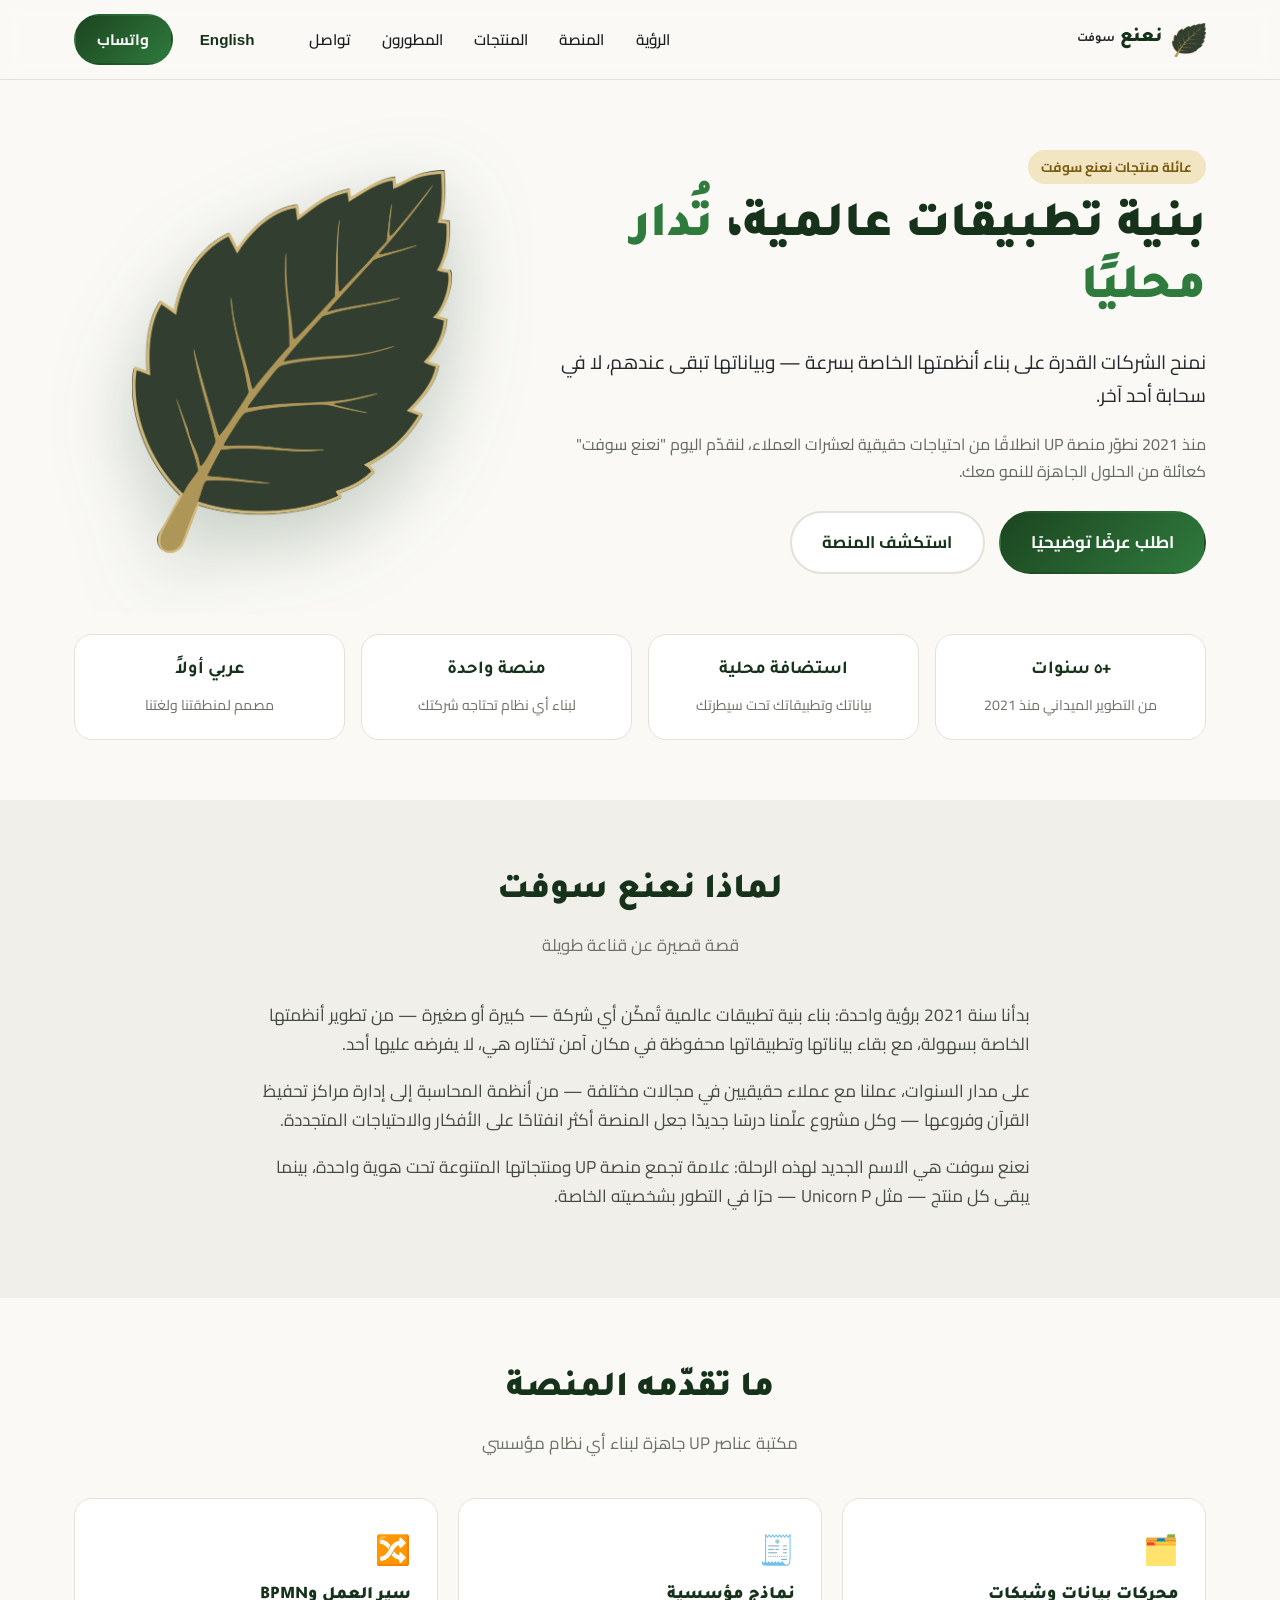
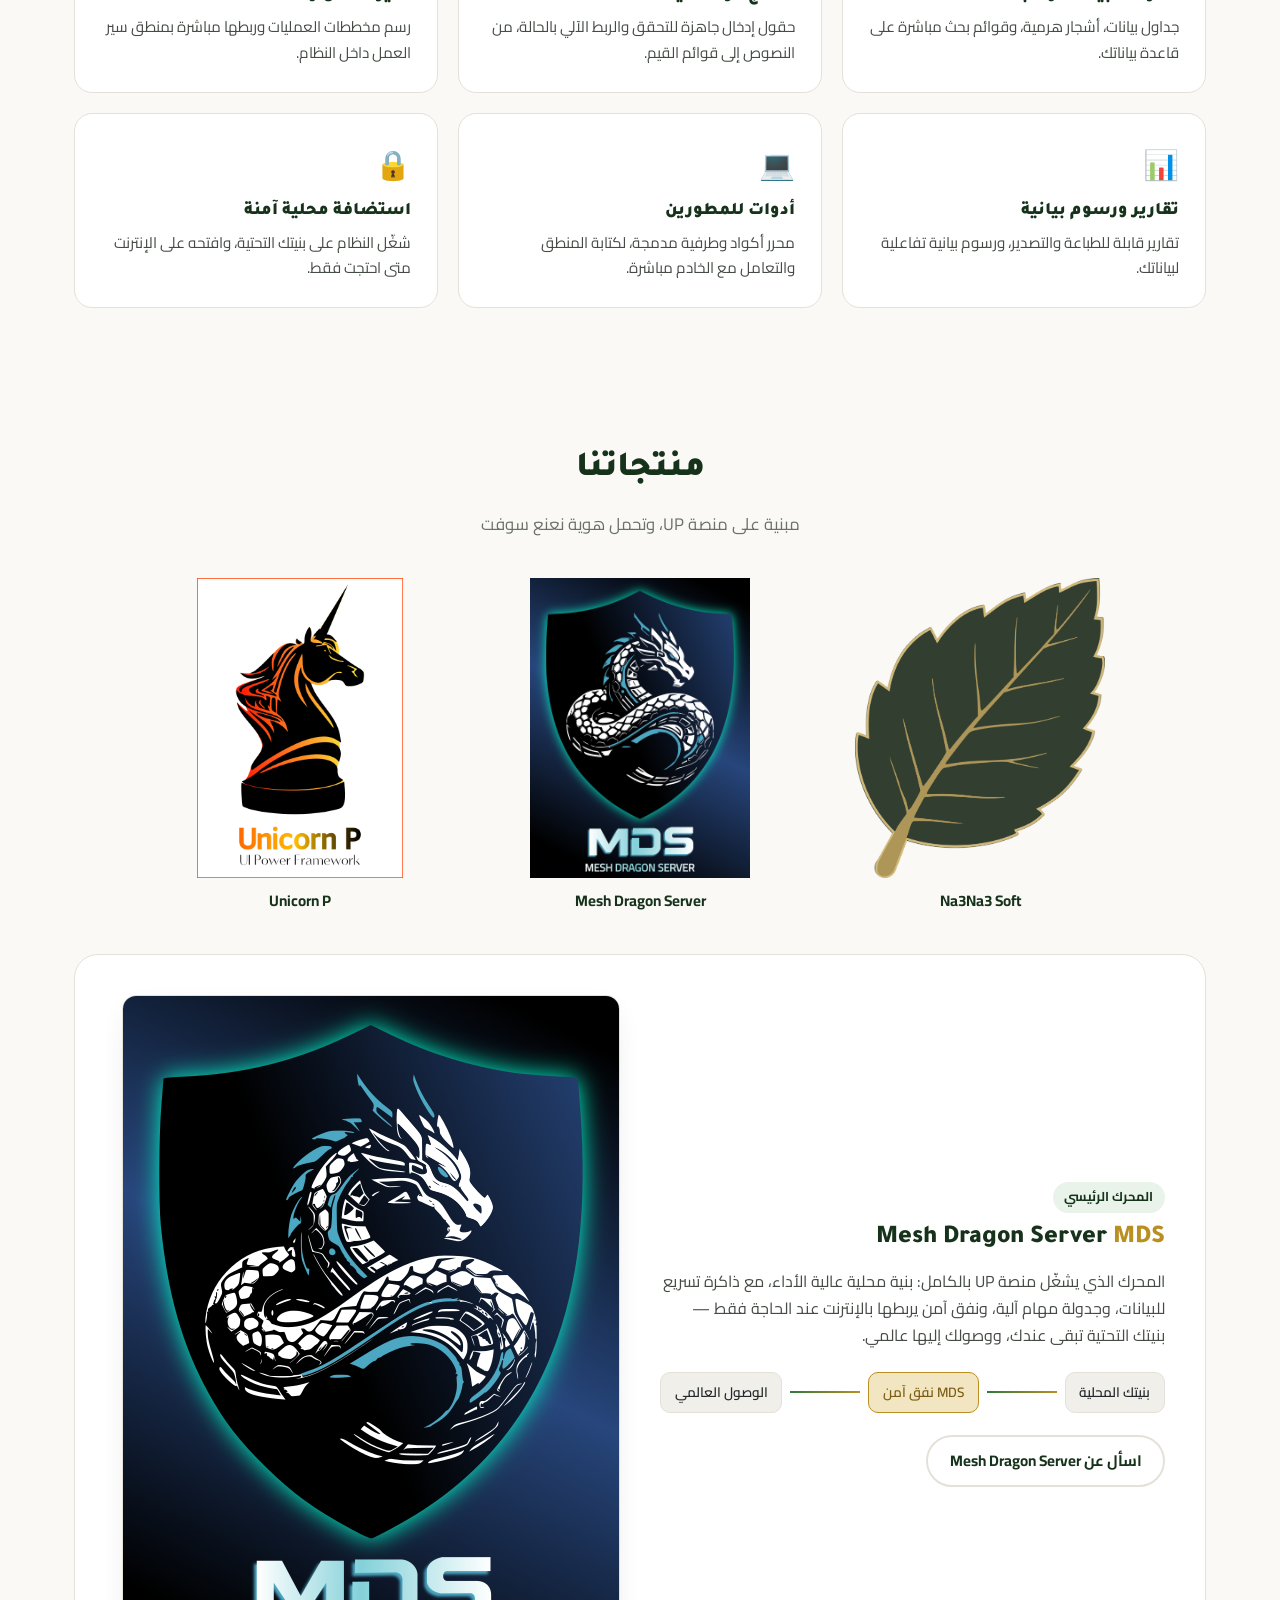
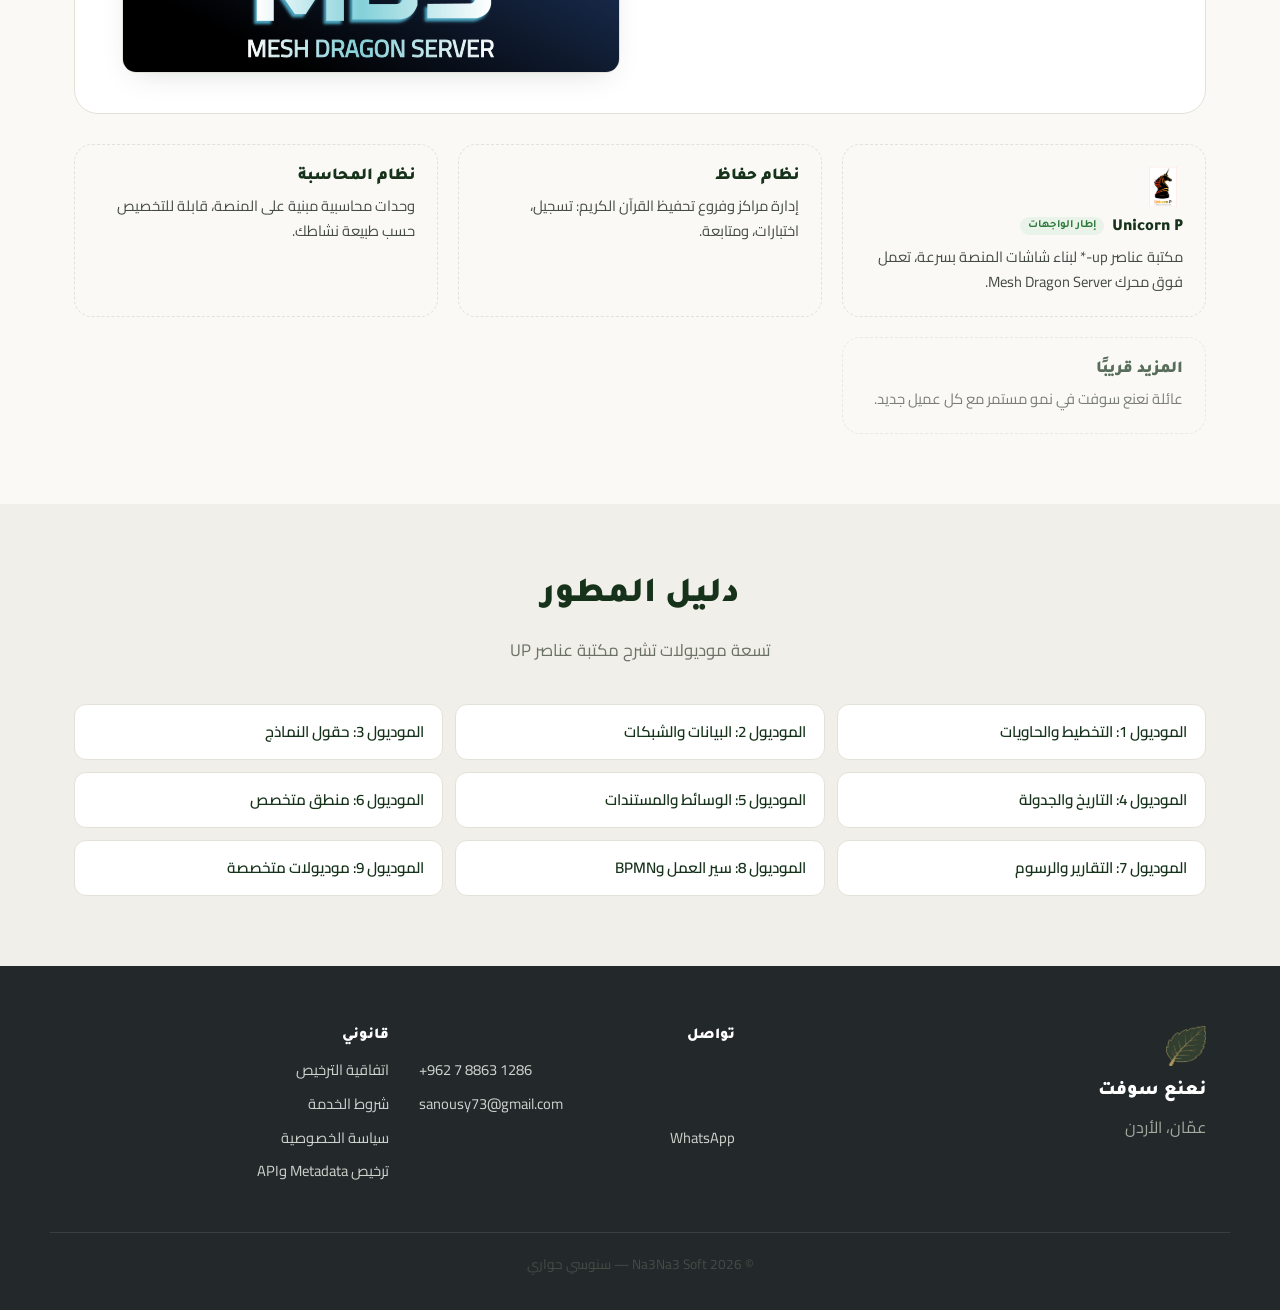
<file: index.html>
<!DOCTYPE html>
<html lang="ar" dir="rtl" data-lang="ar">

<head>
  <meta charset="UTF-8">
  <meta name="viewport" content="width=device-width, initial-scale=1.0">
  <title>نعنع سوفت | Na3Na3 Soft — بنية تطبيقات عالمية تُدار محليًا</title>
  <meta name="description" content="نعنع سوفت: منصة UP لبناء أنظمة الشركات الخاصة، مستضافة محليًا وبأمان. Na3Na3 Soft — a universal application architecture, hosted where you decide.">
  <meta property="og:type" content="website">
  <meta property="og:url" content="https://na3na3.com/">
  <meta property="og:title" content="نعنع سوفت | Na3Na3 Soft">
  <meta property="og:description" content="بنية تطبيقات عالمية تُدار محليًا وبأمان — منصة UP وعائلة منتجاتها.">
  <meta property="og:image" content="https://na3na3.com/assets/logo-512.png">

  <link rel="icon" href="/favicon.ico" sizes="any">
  <link rel="apple-touch-icon" href="/assets/logo-180.png">

  <link rel="preconnect" href="https://fonts.googleapis.com">
  <link rel="preconnect" href="https://fonts.gstatic.com" crossorigin>
  <link href="https://fonts.googleapis.com/css2?family=Tajawal:wght@500;700;900&family=Cairo:wght@400;600&display=swap" rel="stylesheet">

  <link rel="stylesheet" href="style.css">
</head>

<body>

  <nav class="navbar">
    <div class="container nav-inner">
      <a href="/" class="brand">
        <img src="assets/logo-mark.png" alt="Na3Na3 Soft" class="brand-mark">
        <span class="brand-word">
          <span data-ar>نعنع <small>سوفت</small></span>
          <span data-en>Na3Na3 <small>Soft</small></span>
        </span>
      </a>

      <button class="nav-toggle" id="navToggle" aria-label="menu">
        <span></span><span></span><span></span>
      </button>

      <div class="nav-links" id="navLinks">
        <a href="#vision"><span data-ar>الرؤية</span><span data-en>Vision</span></a>
        <a href="#platform"><span data-ar>المنصة</span><span data-en>Platform</span></a>
        <a href="#products"><span data-ar>المنتجات</span><span data-en>Products</span></a>
        <a href="#developers"><span data-ar>المطورون</span><span data-en>Developers</span></a>
        <a href="#contact"><span data-ar>تواصل</span><span data-en>Contact</span></a>
        <a href="https://wa.me/962788631286?text=%D9%85%D8%B1%D8%AD%D8%A8%D8%A7%D9%8B%D8%8C%20%D8%A3%D9%88%D8%AF%20%D9%85%D8%B9%D8%B1%D9%81%D8%A9%20%D8%A7%D9%84%D9%85%D8%B2%D9%8A%D8%AF%20%D8%B9%D9%86%20%D9%86%D8%B9%D9%86%D8%B9%20%D8%B3%D9%88%D9%81%D8%AA" target="_blank" rel="noopener" class="btn-primary nav-whatsapp-mobile">
          <span data-ar>واتساب</span><span data-en>WhatsApp</span>
        </a>
      </div>

      <div class="nav-cta">
        <button id="langToggle" class="btn-ghost">
          <span data-ar>English</span><span data-en>العربية</span>
        </button>
        <a href="https://wa.me/962788631286?text=%D9%85%D8%B1%D8%AD%D8%A8%D8%A7%D9%8B%D8%8C%20%D8%A3%D9%88%D8%AF%20%D9%85%D8%B9%D8%B1%D9%81%D8%A9%20%D8%A7%D9%84%D9%85%D8%B2%D9%8A%D8%AF%20%D8%B9%D9%86%20%D9%86%D8%B9%D9%86%D8%B9%20%D8%B3%D9%88%D9%81%D8%AA" target="_blank" rel="noopener" class="btn-primary">
          <span data-ar>واتساب</span><span data-en>WhatsApp</span>
        </a>
      </div>
    </div>
  </nav>

  <header class="hero">
    <div class="container hero-grid">
      <div class="hero-copy reveal">
        <div class="eyebrow">
          <span data-ar>عائلة منتجات نعنع سوفت</span>
          <span data-en>The Na3Na3 Soft product family</span>
        </div>
        <h1>
          <span data-ar>بنية تطبيقات عالمية، <em>تُدار محليًا</em></span>
          <span data-en>A universal application architecture, <em>hosted where you decide</em></span>
        </h1>
        <p class="lede">
          <span data-ar>نمنح الشركات القدرة على بناء أنظمتها الخاصة بسرعة — وبياناتها تبقى عندهم، لا في سحابة أحد آخر.</span>
          <span data-en>We give companies the power to build their own systems fast — their data stays with them, not in someone else's cloud.</span>
        </p>
        <p class="lede-sub">
          <span data-ar>منذ 2021 نطوّر منصة UP انطلاقًا من احتياجات حقيقية لعشرات العملاء، لنقدّم اليوم "نعنع سوفت" كعائلة من الحلول الجاهزة للنمو معك.</span>
          <span data-en>Since 2021 we've built the UP platform from real client needs across dozens of engagements — today that platform powers the growing Na3Na3 Soft family.</span>
        </p>
        <div class="hero-actions">
          <a href="https://wa.me/962788631286?text=%D9%85%D8%B1%D8%AD%D8%A8%D8%A7%D9%8B%D8%8C%20%D8%A3%D9%88%D8%AF%20%D8%B9%D8%B1%D8%B6%D8%A7%D9%8B%20%D8%AA%D9%88%D8%B6%D9%8A%D8%AD%D9%8A%D8%A7%D9%8B" target="_blank" rel="noopener" class="btn-primary lg">
            <span data-ar>اطلب عرضًا توضيحيًا</span><span data-en>Request a demo</span>
          </a>
          <a href="#platform" class="btn-secondary lg">
            <span data-ar>استكشف المنصة</span><span data-en>Explore the platform</span>
          </a>
        </div>
      </div>
      <div class="hero-visual reveal">
        <img src="assets/logo-mark.png" alt="Na3Na3 Soft" class="hero-leaf">
      </div>
    </div>
  </header>

  <section class="badges">
    <div class="container badges-grid">
      <div class="badge-item reveal">
        <strong data-ar>+٥ سنوات</strong><strong data-en>5+ years</strong>
        <span><span data-ar>من التطوير الميداني منذ 2021</span><span data-en>of field-tested development since 2021</span></span>
      </div>
      <div class="badge-item reveal">
        <strong data-ar>استضافة محلية</strong><strong data-en>Self-hosted</strong>
        <span><span data-ar>بياناتك وتطبيقاتك تحت سيطرتك</span><span data-en>your data and apps stay under your control</span></span>
      </div>
      <div class="badge-item reveal">
        <strong data-ar>منصة واحدة</strong><strong data-en>One platform</strong>
        <span><span data-ar>لبناء أي نظام تحتاجه شركتك</span><span data-en>to build whatever system your business needs</span></span>
      </div>
      <div class="badge-item reveal">
        <strong data-ar>عربي أولاً</strong><strong data-en>Arabic-first</strong>
        <span><span data-ar>مصمم لمنطقتنا ولغتنا</span><span data-en>built for our region and language</span></span>
      </div>
    </div>
  </section>

  <section id="vision" class="vision">
    <div class="container">
      <div class="section-header reveal">
        <h2><span data-ar>لماذا نعنع سوفت</span><span data-en>Why Na3Na3 Soft</span></h2>
        <p><span data-ar>قصة قصيرة عن قناعة طويلة</span><span data-en>A short story behind a long-held conviction</span></p>
      </div>
      <div class="vision-body reveal">
        <p>
          <span data-ar>بدأنا سنة 2021 برؤية واحدة: بناء بنية تطبيقات عالمية تُمكّن أي شركة — كبيرة أو صغيرة — من تطوير أنظمتها الخاصة بسهولة، مع بقاء بياناتها وتطبيقاتها محفوظة في مكان آمن تختاره هي، لا يفرضه عليها أحد.</span>
          <span data-en>We started in 2021 with one conviction: build a universal application architecture that lets any company — large or small — develop its own systems easily, while its data and applications stay safe in a place it chooses, not one imposed on it.</span>
        </p>
        <p>
          <span data-ar>على مدار السنوات، عملنا مع عملاء حقيقيين في مجالات مختلفة — من أنظمة المحاسبة إلى إدارة مراكز تحفيظ القرآن وفروعها — وكل مشروع علّمنا درسًا جديدًا جعل المنصة أكثر انفتاحًا على الأفكار والاحتياجات المتجددة.</span>
          <span data-en>Along the way we worked with real clients across different fields — from accounting systems to Qur'an-memorization center and branch management — and every project taught us a lesson that made the platform more open to new ideas and evolving needs.</span>
        </p>
        <p>
          <span data-ar>نعنع سوفت هي الاسم الجديد لهذه الرحلة: علامة تجمع منصة UP ومنتجاتها المتنوعة تحت هوية واحدة، بينما يبقى كل منتج — مثل Unicorn P — حرًا في التطور بشخصيته الخاصة.</span>
          <span data-en>Na3Na3 Soft is the new name for this journey: a brand that brings the UP platform and its growing family of products under one identity, while each product — like Unicorn P — stays free to grow its own personality.</span>
        </p>
      </div>
    </div>
  </section>

  <section id="platform" class="platform">
    <div class="container">
      <div class="section-header reveal">
        <h2><span data-ar>ما تقدّمه المنصة</span><span data-en>What the platform gives you</span></h2>
        <p><span data-ar>مكتبة عناصر UP جاهزة لبناء أي نظام مؤسسي</span><span data-en>The UP element library, ready to build any enterprise system</span></p>
      </div>
      <div class="feature-grid">
        <div class="feature-card reveal">
          <div class="card-icon">🗂️</div>
          <h3><span data-ar>محركات بيانات وشبكات</span><span data-en>Data &amp; grid engines</span></h3>
          <p><span data-ar>جداول بيانات، أشجار هرمية، وقوائم بحث مباشرة على قاعدة بياناتك.</span><span data-en>Spreadsheet-like grids, hierarchical trees, and searchable list views wired directly to your database.</span></p>
        </div>
        <div class="feature-card reveal">
          <div class="card-icon">🧾</div>
          <h3><span data-ar>نماذج مؤسسية</span><span data-en>Enterprise forms</span></h3>
          <p><span data-ar>حقول إدخال جاهزة للتحقق والربط الآلي بالحالة، من النصوص إلى قوائم القيم.</span><span data-en>Ready-made input fields with validation and state binding, from plain text to database-driven lookups.</span></p>
        </div>
        <div class="feature-card reveal">
          <div class="card-icon">🔀</div>
          <h3><span data-ar>سير العمل وBPMN</span><span data-en>Workflow &amp; BPMN</span></h3>
          <p><span data-ar>رسم مخططات العمليات وربطها مباشرة بمنطق سير العمل داخل النظام.</span><span data-en>Diagram business processes and wire them straight into the platform's workflow engine.</span></p>
        </div>
        <div class="feature-card reveal">
          <div class="card-icon">📊</div>
          <h3><span data-ar>تقارير ورسوم بيانية</span><span data-en>Reporting &amp; charts</span></h3>
          <p><span data-ar>تقارير قابلة للطباعة والتصدير، ورسوم بيانية تفاعلية لبياناتك.</span><span data-en>Printable, exportable reports and interactive charts over your data.</span></p>
        </div>
        <div class="feature-card reveal">
          <div class="card-icon">💻</div>
          <h3><span data-ar>أدوات للمطورين</span><span data-en>Developer tools</span></h3>
          <p><span data-ar>محرر أكواد وطرفية مدمجة، لكتابة المنطق والتعامل مع الخادم مباشرة.</span><span data-en>An embedded code editor and terminal for writing logic and talking to the server directly.</span></p>
        </div>
        <div class="feature-card reveal">
          <div class="card-icon">🔒</div>
          <h3><span data-ar>استضافة محلية آمنة</span><span data-en>Secure local hosting</span></h3>
          <p><span data-ar>شغّل النظام على بنيتك التحتية، وافتحه على الإنترنت متى احتجت فقط.</span><span data-en>Run the system on your own infrastructure, and expose it to the internet only when you choose to.</span></p>
        </div>
      </div>
    </div>
  </section>

  <section id="products" class="products">
    <div class="container">
      <div class="section-header reveal">
        <h2><span data-ar>منتجاتنا</span><span data-en>Our products</span></h2>
        <p><span data-ar>مبنية على منصة UP، وتحمل هوية نعنع سوفت</span><span data-en>Built on the UP platform, carrying the Na3Na3 Soft identity</span></p>
      </div>

      <div class="brand-trio reveal">
        <div class="brand-trio-item">
          <img src="assets/logo-mark.png" alt="Na3Na3 Soft">
          <span>Na3Na3 Soft</span>
        </div>
        <div class="brand-trio-item">
          <img src="assets/mds-logo.png" alt="Mesh Dragon Server">
          <span>Mesh Dragon Server</span>
        </div>
        <div class="brand-trio-item">
          <img src="assets/unicorn-p-logo.png" alt="Unicorn P">
          <span>Unicorn P</span>
        </div>
      </div>

      <div class="product-spotlight reveal">
        <div class="product-copy">
          <div class="badge">
            <span data-ar>المحرك الرئيسي</span><span data-en>The core engine</span>
          </div>
          <h3>Mesh Dragon Server <span class="accent-text">MDS</span></h3>
          <p>
            <span data-ar>المحرك الذي يشغّل منصة UP بالكامل: بنية محلية عالية الأداء، مع ذاكرة تسريع للبيانات، وجدولة مهام آلية، ونفق آمن يربطها بالإنترنت عند الحاجة فقط — بنيتك التحتية تبقى عندك، ووصولك إليها عالمي.</span>
            <span data-en>The engine that drives the entire UP platform: a high-performance local runtime with an in-memory data acceleration layer, automated task scheduling, and a secure tunnel connecting it to the internet only when needed — your infrastructure stays yours, your reach becomes global.</span>
          </p>
          <div class="flow-container">
            <div class="node"><span data-ar>بنيتك المحلية</span><span data-en>Local infrastructure</span></div>
            <div class="line"></div>
            <div class="node gold">MDS <span data-ar>نفق آمن</span><span data-en>Secure tunnel</span></div>
            <div class="line"></div>
            <div class="node"><span data-ar>الوصول العالمي</span><span data-en>Global reach</span></div>
          </div>
          <a href="https://wa.me/962788631286?text=%D8%A3%D9%88%D8%AF%20%D9%85%D8%B9%D8%B1%D9%81%D8%A9%20%D8%B9%D9%86%20Mesh%20Dragon%20Server" target="_blank" rel="noopener" class="btn-secondary">
            <span data-ar>اسأل عن Mesh Dragon Server</span><span data-en>Ask about Mesh Dragon Server</span>
          </a>
        </div>
        <div class="product-shot">
          <img src="assets/mds-logo.png" alt="Mesh Dragon Server">
        </div>
      </div>

      <div class="products-more reveal">
        <div class="product-mini">
          <img src="assets/unicorn-p-logo.png" alt="Unicorn P" class="mini-icon">
          <h4>Unicorn P <span class="mini-tag"><span data-ar>إطار الواجهات</span><span data-en>UI Framework</span></span></h4>
          <p><span data-ar>مكتبة عناصر up-* لبناء شاشات المنصة بسرعة، تعمل فوق محرك Mesh Dragon Server.</span><span data-en>The up-* element library for building platform screens fast, running on top of the Mesh Dragon Server engine.</span></p>
        </div>
        <div class="product-mini">
          <h4><span data-ar>نظام حفاظ</span><span data-en>Hoffaz System</span></h4>
          <p><span data-ar>إدارة مراكز وفروع تحفيظ القرآن الكريم: تسجيل، اختبارات، ومتابعة.</span><span data-en>Managing Qur'an-memorization centers and branches: enrollment, exams, and tracking.</span></p>
        </div>
        <div class="product-mini">
          <h4><span data-ar>نظام المحاسبة</span><span data-en>Accounting System</span></h4>
          <p><span data-ar>وحدات محاسبية مبنية على المنصة، قابلة للتخصيص حسب طبيعة نشاطك.</span><span data-en>Accounting modules built on the platform, customizable to your business.</span></p>
        </div>
        <div class="product-mini soon">
          <h4><span data-ar>المزيد قريبًا</span><span data-en>More on the way</span></h4>
          <p><span data-ar>عائلة نعنع سوفت في نمو مستمر مع كل عميل جديد.</span><span data-en>The Na3Na3 Soft family keeps growing with every new client.</span></p>
        </div>
      </div>
    </div>
  </section>

  <section id="developers" class="developers">
    <div class="container">
      <div class="section-header reveal">
        <h2><span data-ar>دليل المطور</span><span data-en>Developer handbook</span></h2>
        <p><span data-ar>تسعة موديولات تشرح مكتبة عناصر UP</span><span data-en>Nine modules covering the UP element library</span></p>
      </div>
      <div class="docs-grid reveal">
        <a href="docs/module-1.html" target="_blank" rel="noopener" class="doc-link"><span data-ar>الموديول 1: التخطيط والحاويات</span><span data-en>Module 1: Layout &amp; Containers</span></a>
        <a href="docs/module-2.html" target="_blank" rel="noopener" class="doc-link"><span data-ar>الموديول 2: البيانات والشبكات</span><span data-en>Module 2: Data &amp; Grid Engines</span></a>
        <a href="docs/module-3.html" target="_blank" rel="noopener" class="doc-link"><span data-ar>الموديول 3: حقول النماذج</span><span data-en>Module 3: Enterprise Form Fields</span></a>
        <a href="docs/module-4.html" target="_blank" rel="noopener" class="doc-link"><span data-ar>الموديول 4: التاريخ والجدولة</span><span data-en>Module 4: Date &amp; Scheduling</span></a>
        <a href="docs/module-5.html" target="_blank" rel="noopener" class="doc-link"><span data-ar>الموديول 5: الوسائط والمستندات</span><span data-en>Module 5: Media &amp; Documents</span></a>
        <a href="docs/module-6.html" target="_blank" rel="noopener" class="doc-link"><span data-ar>الموديول 6: منطق متخصص</span><span data-en>Module 6: Specialized Logic</span></a>
        <a href="docs/module-7.html" target="_blank" rel="noopener" class="doc-link"><span data-ar>الموديول 7: التقارير والرسوم</span><span data-en>Module 7: Reporting &amp; Charts</span></a>
        <a href="docs/module-8.html" target="_blank" rel="noopener" class="doc-link"><span data-ar>الموديول 8: سير العمل وBPMN</span><span data-en>Module 8: Workflow &amp; BPMN</span></a>
        <a href="docs/module-9.html" target="_blank" rel="noopener" class="doc-link"><span data-ar>الموديول 9: موديولات متخصصة</span><span data-en>Module 9: Specialized Modules</span></a>
      </div>
    </div>
  </section>

  <footer id="contact" class="site-footer">
    <div class="container footer-grid">
      <div class="footer-brand">
        <img src="assets/logo-mark.png" alt="Na3Na3 Soft" class="brand-mark">
        <span class="brand-word"><span data-ar>نعنع سوفت</span><span data-en>Na3Na3 Soft</span></span>
        <p><span data-ar>عمّان، الأردن</span><span data-en>Amman, Jordan</span></p>
      </div>
      <div class="footer-links">
        <h4><span data-ar>تواصل</span><span data-en>Contact</span></h4>
        <a href="tel:+962788631286" dir="ltr">+962 7 8863 1286</a>
        <a href="mailto:sanousy73@gmail.com" dir="ltr">sanousy73@gmail.com</a>
        <a href="https://wa.me/962788631286" target="_blank" rel="noopener">WhatsApp</a>
      </div>
      <div class="footer-links">
        <h4><span data-ar>قانوني</span><span data-en>Legal</span></h4>
        <a href="docs/UnicornP_EULA_AR.pdf" class="lang-ar-doc" target="_blank" rel="noopener" data-ar>اتفاقية الترخيص</a>
        <a href="docs/UnicornP_EULA_EN.pdf" class="lang-en-doc" target="_blank" rel="noopener" data-en>EULA</a>
        <a href="docs/UnicornP_Terms_of_Service_AR.pdf" class="lang-ar-doc" target="_blank" rel="noopener" data-ar>شروط الخدمة</a>
        <a href="docs/UnicornP_Terms_of_Service_EN.pdf" class="lang-en-doc" target="_blank" rel="noopener" data-en>Terms of Service</a>
        <a href="docs/UnicornP_Privacy_Policy_AR.pdf" class="lang-ar-doc" target="_blank" rel="noopener" data-ar>سياسة الخصوصية</a>
        <a href="docs/UnicornP_Privacy_Policy_EN.pdf" class="lang-en-doc" target="_blank" rel="noopener" data-en>Privacy Policy</a>
        <a href="docs/Metadata_API_License_Agreement_AR.pdf" class="lang-ar-doc" target="_blank" rel="noopener" data-ar>ترخيص Metadata وAPI</a>
        <a href="docs/Metadata_API_License_Agreement_EN.pdf" class="lang-en-doc" target="_blank" rel="noopener" data-en>Metadata &amp; API License</a>
      </div>
    </div>
    <div class="container footer-bottom">
      <p>&copy; 2026 Na3Na3 Soft — <span data-ar>سنوسي حواري</span><span data-en>Sanousy Howari</span></p>
    </div>
  </footer>

  <script src="main.js"></script>
</body>

</html>
</file>
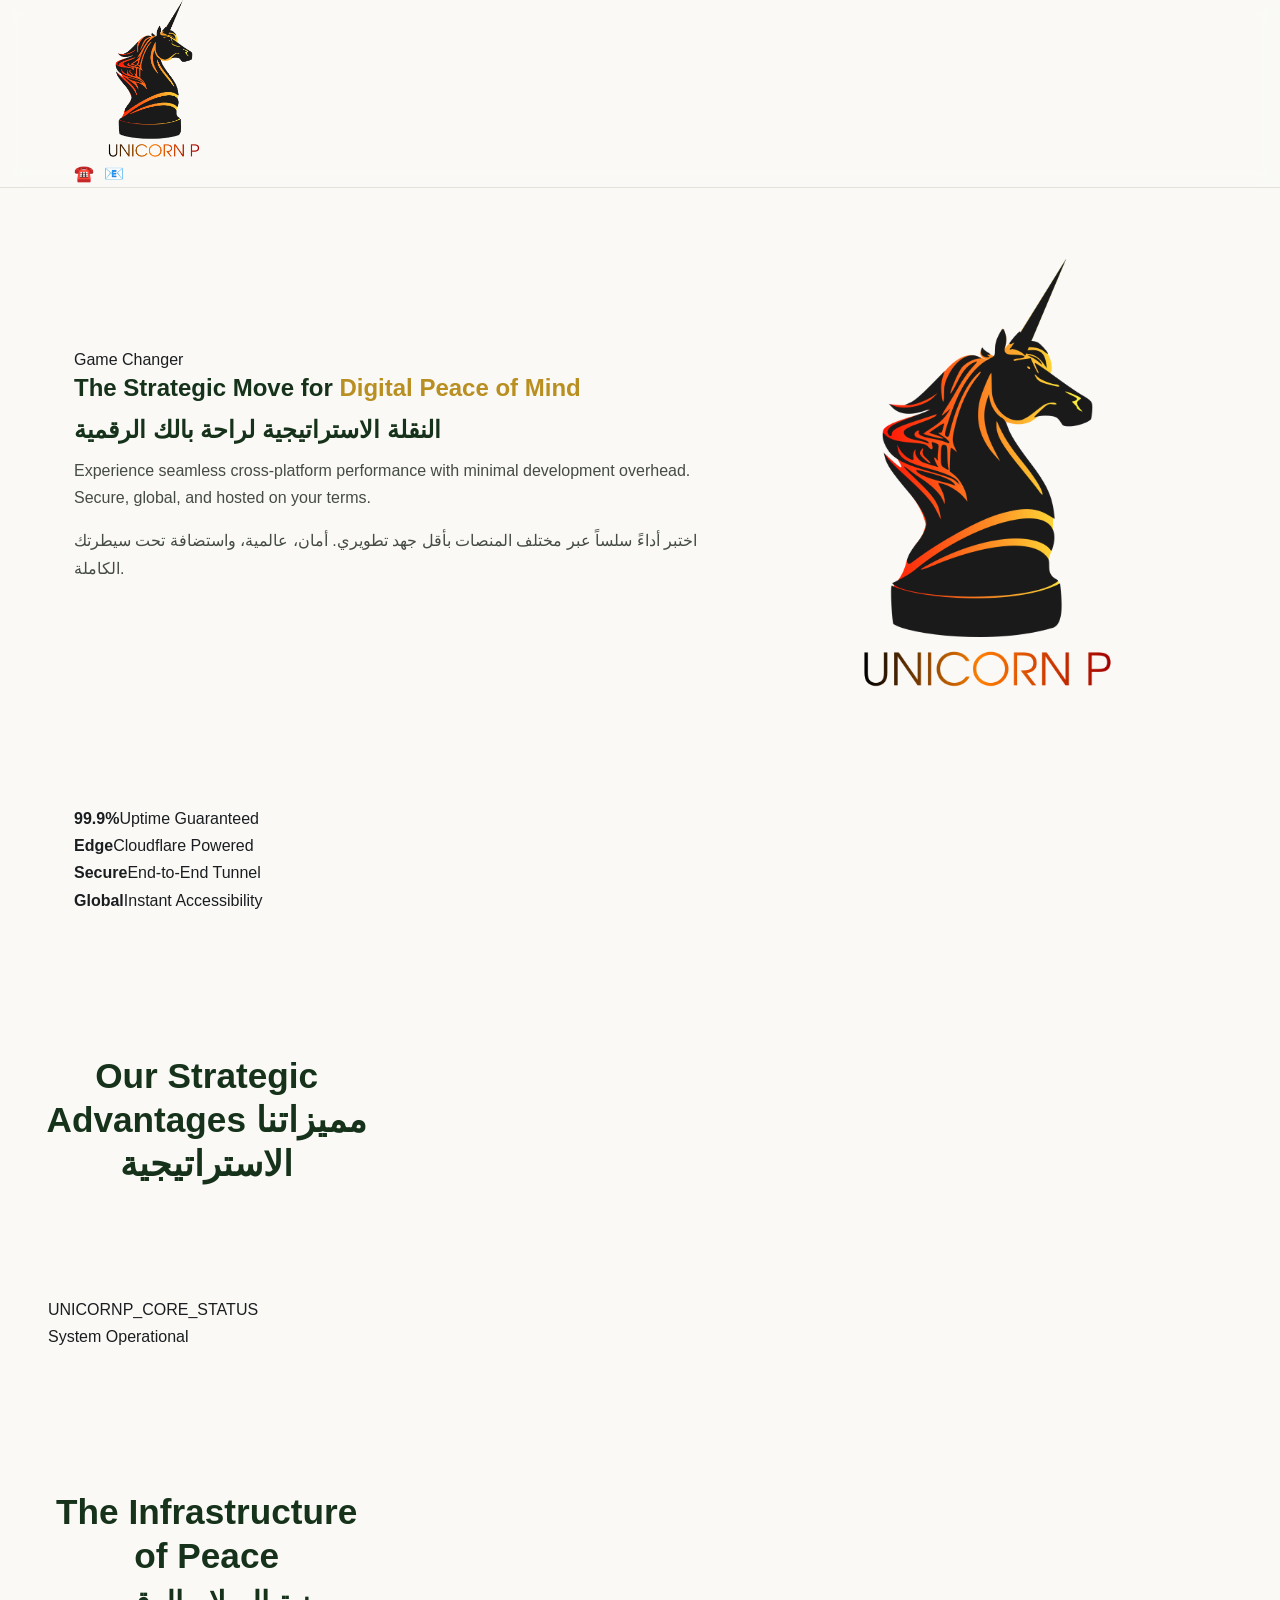
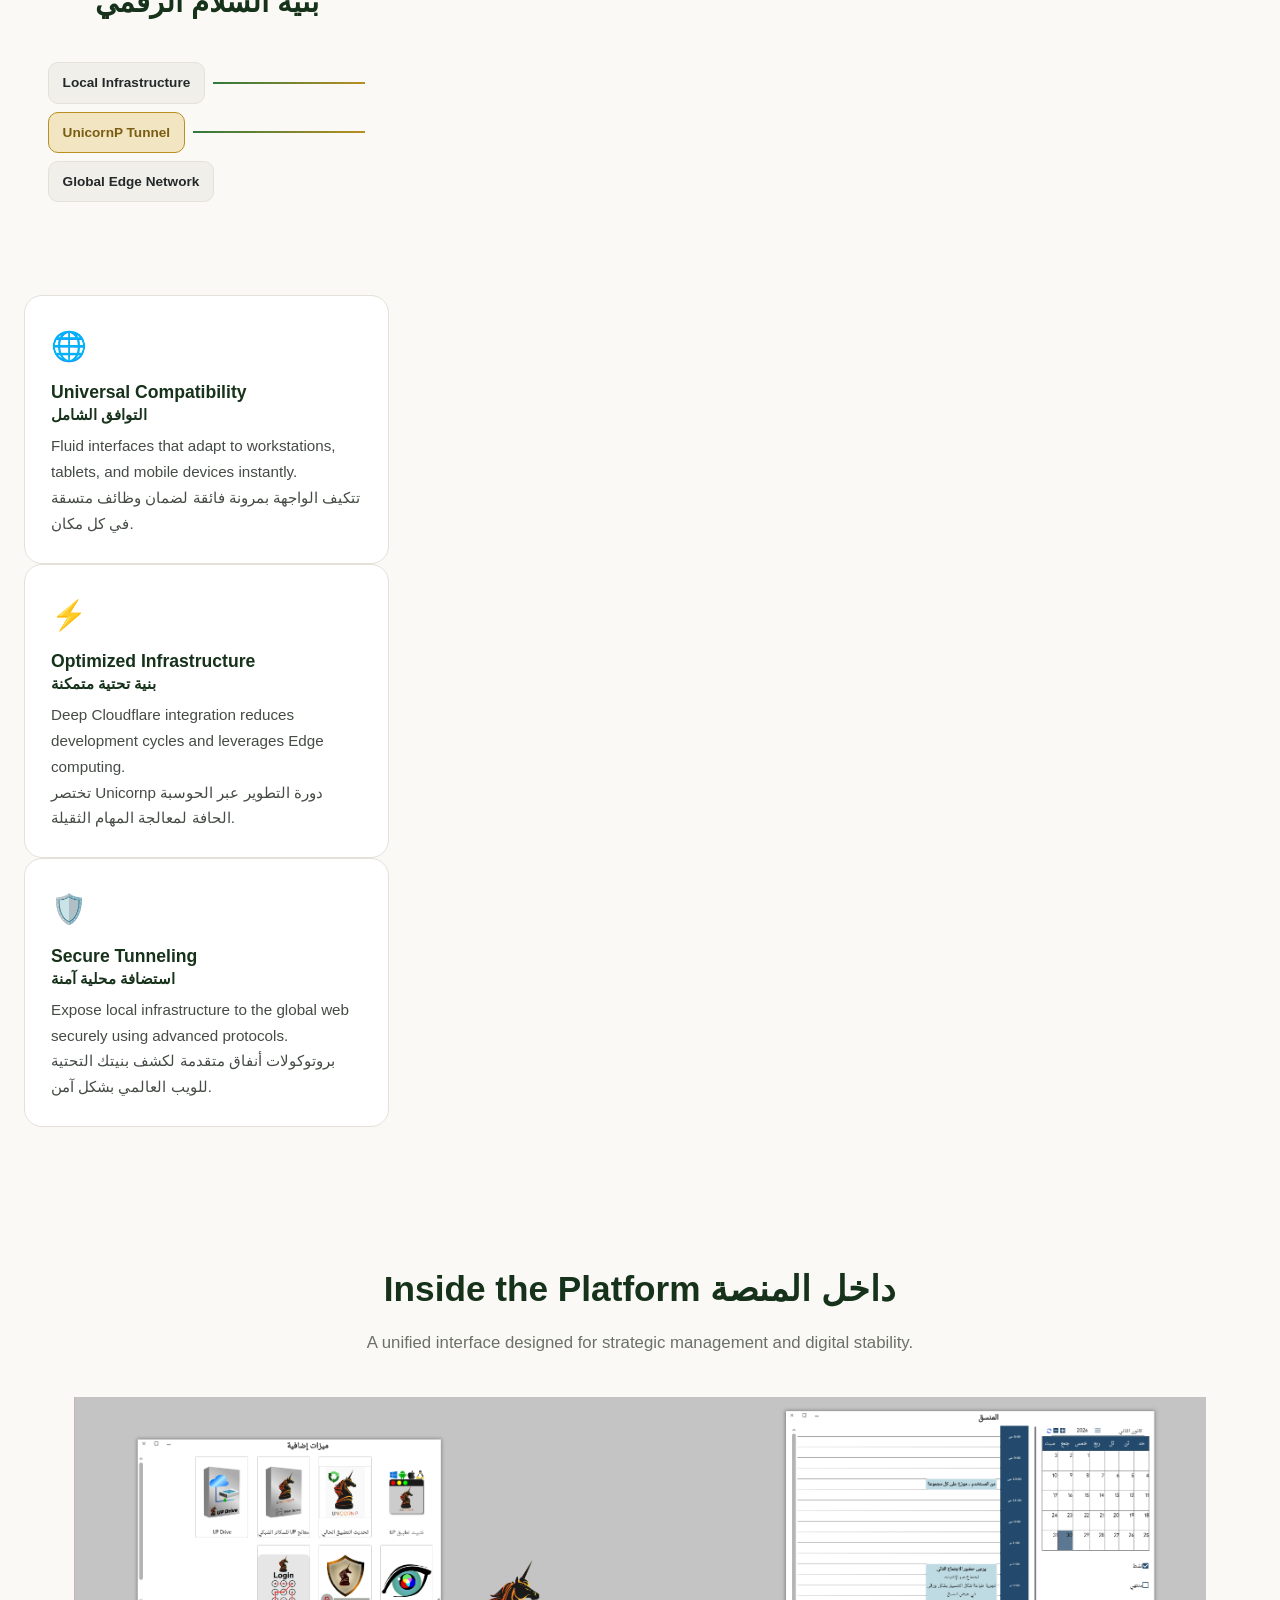
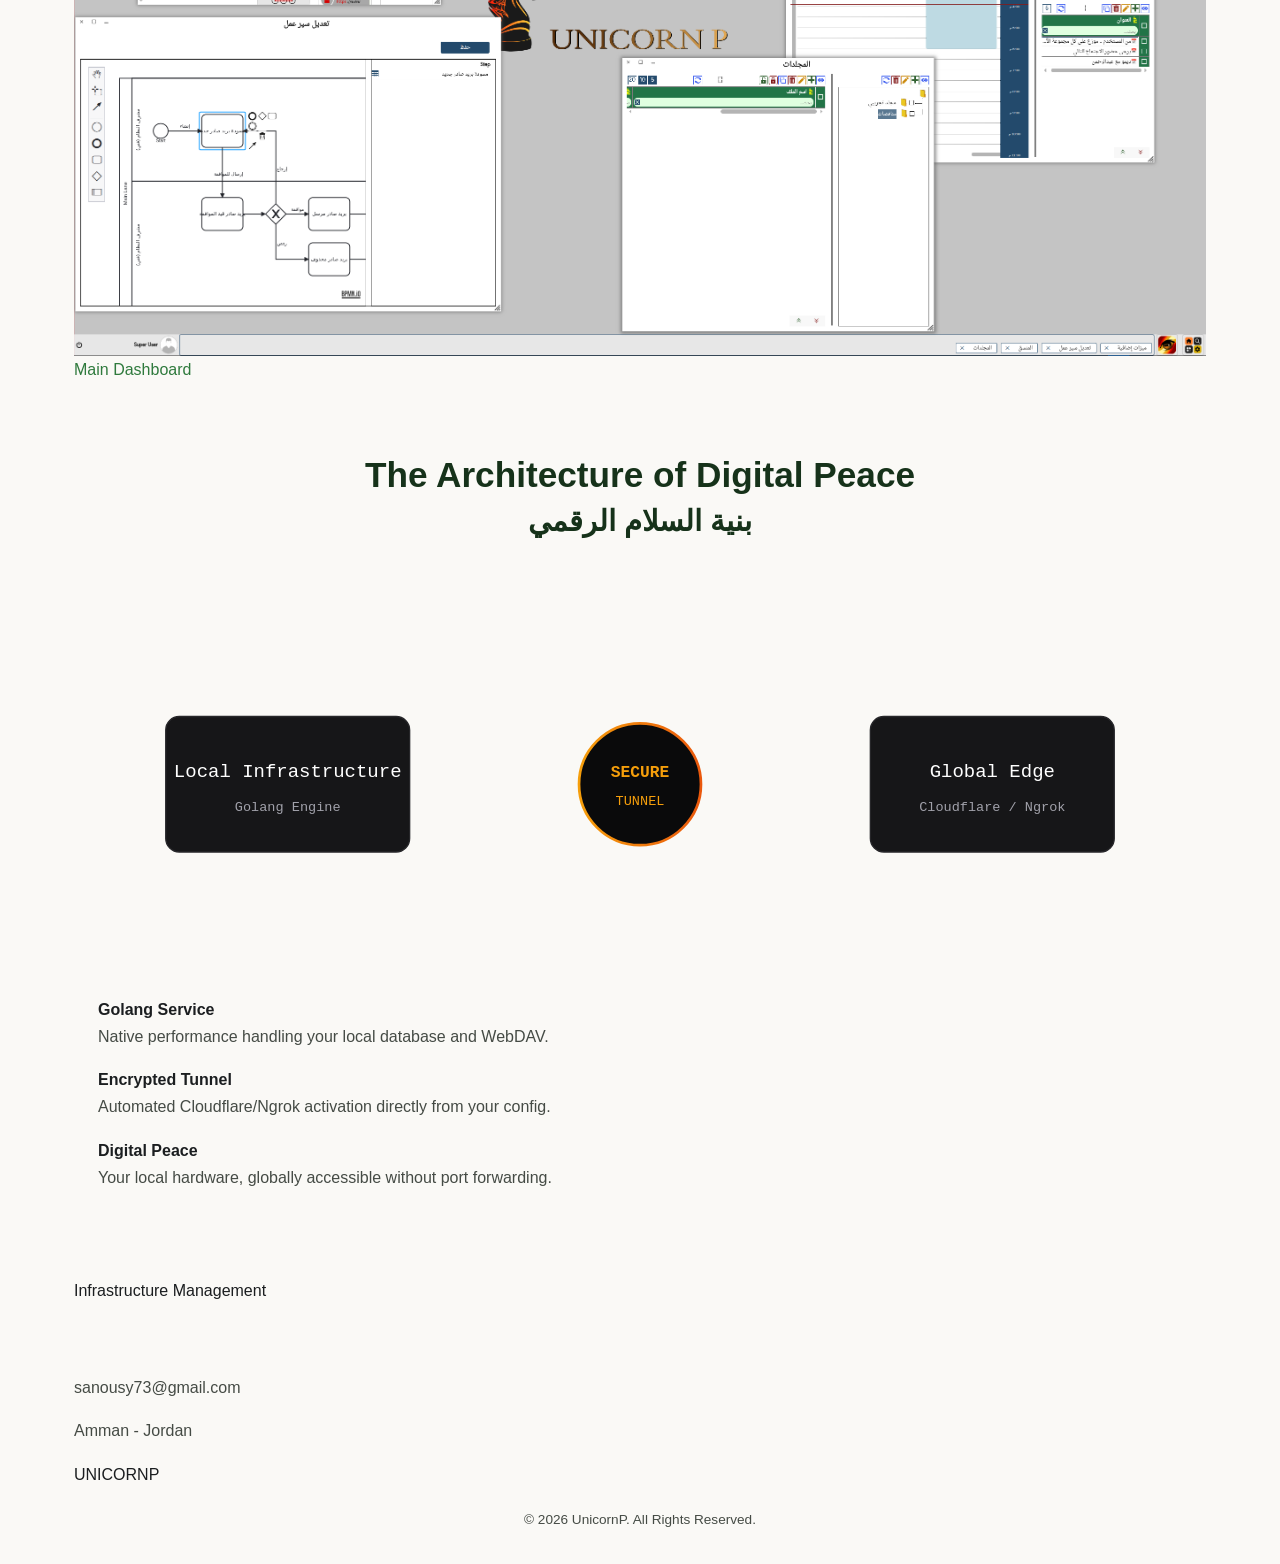
<file: overview.html>
<!DOCTYPE html>
<html lang="en">

<head>
    <meta charset="UTF-8">
    <meta name="viewport" content="width=device-width, initial-scale=1.0">
    <title>UnicornP | Digital Peace of Mind</title>
    <meta name="title" content="UnicornP | The Strategic Game Changer">
    <meta name="description"
        content="Strategic infrastructure and digital stability powered by Golang. Experience total peace of mind.">

    <meta property="og:type" content="website">
    <meta property="og:url" content="https://up.sanousy.dev/">
    <meta property="og:title" content="UnicornP | Strategic Digital Infrastructure">
    <meta property="og:description"
        content="Providing peace of mind through optimized, secure tunneling and high-performance Go architecture.">
    <meta property="og:image" content="https://up.sanousy.dev/upicon.png">

    <meta property="twitter:card" content="summary_large_image">
    <meta property="twitter:url" content="https://up.sanousy.dev/">
    <meta property="twitter:title" content="UnicornP | The Strategic Game Changer">
    <meta property="twitter:description" content="Infrastructure on your terms. Local power, global reach.">
    <meta property="twitter:image" content="https://up.sanousy.dev/upicon.png">
    <link rel="stylesheet" href="style.css">
    <link
        href="https://fonts.googleapis.com/css2?family=Plus+Jakarta+Sans:wght@400;700;800&family=Noto+Sans+Arabic:wght@400;700&display=swap"
        rel="stylesheet">
</head>

<body class="dark-theme">

    <nav class="navbar">
        <div class="container">
            <a href="/">
                <div class="logo-area" style="width:10em;">
                    <img src="upicon.png" alt="UnicornP" class="main-logo">
                    <!-- <div class="logo-text">UNICORN<span>P</span></div> -->
                </div>
            </a>
            <div class="nav-cta">
                <!-- <button id="lang-toggle" class="btn-lang">العربية</button> -->
                <a href="tel:+962788631286" class="phone-link">☎️</a>
                <a href="email:sanousy73@gmail.com"> 📧</a>
            </div>
        </div>
    </nav>

    <section class="hero">
        <div class="container hero-grid">
            <div class="hero-text">
                <div class="badge">Game Changer</div>
                <h1>The Strategic Move for <span class="accent-text">Digital Peace of Mind</span></h1>
                <h2 class="arabic">النقلة الاستراتيجية لراحة بالك الرقمية</h2>
                <p>Experience seamless cross-platform performance with minimal development overhead. Secure, global, and
                    hosted on your terms.</p>
                <p class="arabic">اختبر أداءً سلساً عبر مختلف المنصات بأقل جهد تطويري. أمان، عالمية، واستضافة تحت سيطرتك
                    الكاملة.</p>
                <div class="hero-actions">
                    <!-- <a href="https://wa.me/962788631286?text=I%20am%20interested%20in%20a%20UnicornP%20demo"
                        class="btn-primary" target="_blank">Request Demo (WhatsApp)</a> -->

                    <!-- <a href="https://demo.sanousy.dev/ui/" class="btn-secondary">Online Demo </a> -->
                </div>
            </div>
            <div class="hero-visual">
                <div class="knight-container">
                    <img src="upicon.png" alt="Strategy Knight" class="floating-knight">
                    <div class="glow-effect"></div>
                </div>
            </div>
        </div>
    </section>

    <section class="stats-ribbon">
        <div class="container grid-4">
            <div class="stat-box"><strong>99.9%</strong><span>Uptime Guaranteed</span></div>
            <div class="stat-box"><strong>Edge</strong><span>Cloudflare Powered</span></div>
            <div class="stat-box"><strong>Secure</strong><span>End-to-End Tunnel</span></div>
            <div class="stat-box"><strong>Global</strong><span>Instant Accessibility</span></div>
        </div>
    </section>

    <section id="features" class="feature-grid">
        <div class="container">
            <div class="section-header">
                <h2>Our Strategic Advantages <span class="arabic">مميزاتنا الاستراتيجية</span></h2>
            </div>
            <section class="live-monitor">
                <div class="container">
                    <div class="console">
                        <div class="console-header">
                            <span class="dot red"></span><span class="dot yellow"></span><span class="dot green"></span>
                            <span class="title">UNICORNP_CORE_STATUS</span>
                        </div>
                        <div class="console-body">
                            <span class="pulse"></span>
                            <span class="status-msg">System Operational</span>
                        </div>
                    </div>
                </div>
            </section>
            <section class="architecture-visual">
                <div class="container">
                    <div class="section-header">
                        <h2>The Infrastructure of Peace <br><small class="arabic">بنية السلام الرقمي</small></h2>
                    </div>
                    <div class="flow-container">
                        <div class="node">Local Infrastructure</div>
                        <div class="line"></div>
                        <div class="node gold">UnicornP Tunnel</div>
                        <div class="line"></div>
                        <div class="node">Global Edge Network</div>
                    </div>
                </div>
            </section>
            <div class="features-wrapper">
                <div class="feature-card">
                    <div class="card-icon">🌐</div>
                    <h3>Universal Compatibility <br><small class="arabic">التوافق الشامل</small></h3>
                    <p>Fluid interfaces that adapt to workstations, tablets, and mobile devices instantly.</p>
                    <p class="arabic">تتكيف الواجهة بمرونة فائقة لضمان وظائف متسقة في كل مكان.</p>
                </div>

                <div class="feature-card highlighted">
                    <div class="card-icon">⚡</div>
                    <h3>Optimized Infrastructure <br><small class="arabic">بنية تحتية متمكنة</small></h3>
                    <p>Deep Cloudflare integration reduces development cycles and leverages Edge computing.</p>
                    <p class="arabic">تختصر Unicornp دورة التطوير عبر الحوسبة الحافة لمعالجة المهام الثقيلة.</p>
                </div>

                <div class="feature-card">
                    <div class="card-icon">🛡️</div>
                    <h3>Secure Tunneling <br><small class="arabic">استضافة محلية آمنة</small></h3>
                    <p>Expose local infrastructure to the global web securely using advanced protocols.</p>
                    <p class="arabic">بروتوكولات أنفاق متقدمة لكشف بنيتك التحتية للويب العالمي بشكل آمن.</p>
                </div>
            </div>
        </div>
    </section>

    <section id="explore" class="product-showcase">
        <div class="container">
            <div class="section-header">
                <h2>Inside the Platform <span class="arabic">داخل المنصة</span></h2>
                <p>A unified interface designed for strategic management and digital stability.</p>
            </div>
            <div class="gallery-grid">
                <div class="gallery-item">
                    <a href="dashboard.png" target="_blank" rel="noopener noreferrer">
                        <img src="dashboard.png" alt="UnicornP Dashboard">
                        <div class="item-overlay"><span>Main Dashboard</span></div>
                    </a>
                </div>
                <div class="gallery-item">
                    <!-- <img src="image_806e1f.jpg" alt="Infrastructure View"> -->
                    <section class="architecture-visual">
                        <div class="container">
                            <div class="section-header">
                                <h2>The Architecture of Digital Peace <br><small class="arabic">بنية السلام
                                        الرقمي</small></h2>
                            </div>

                            <div class="diagram-wrapper">
                                <svg viewBox="0 0 800 300" xmlns="http://www.w3.org/2000/svg">
                                    <defs>
                                        <linearGradient id="knightGrad" x1="0%" y1="0%" x2="100%" y2="0%">
                                            <stop offset="0%" style="stop-color:#f59e0b;stop-opacity:1" />
                                            <stop offset="100%" style="stop-color:#ea580c;stop-opacity:1" />
                                        </linearGradient>
                                    </defs>

                                    <rect x="50" y="100" width="180" height="100" rx="10" fill="#161618"
                                        stroke="#27272a" />
                                    <text x="140" y="145" fill="#fff" font-family="monospace" font-size="14"
                                        text-anchor="middle">Local Infrastructure</text>
                                    <text x="140" y="170" fill="#a1a1aa" font-family="monospace" font-size="10"
                                        text-anchor="middle">Golang Engine</text>

                                    <path d="M 230 150 L 570 150" stroke="url(#knightGrad)" stroke-width="4"
                                        stroke-dasharray="8,4" fill="none">
                                        <animate attributeName="stroke-dashoffset" from="100" to="0" dur="5s"
                                            repeatCount="indefinite" />
                                    </path>

                                    <circle cx="400" cy="150" r="45" fill="#0a0a0b" stroke="url(#knightGrad)"
                                        stroke-width="2" />
                                    <text x="400" y="145" fill="#f59e0b" font-family="monospace" font-size="12"
                                        text-anchor="middle" font-weight="bold">SECURE</text>
                                    <text x="400" y="165" fill="#f59e0b" font-family="monospace" font-size="10"
                                        text-anchor="middle">TUNNEL</text>

                                    <rect x="570" y="100" width="180" height="100" rx="10" fill="#161618"
                                        stroke="#27272a" />
                                    <text x="660" y="145" fill="#fff" font-family="monospace" font-size="14"
                                        text-anchor="middle">Global Edge</text>
                                    <text x="660" y="170" fill="#a1a1aa" font-family="monospace" font-size="10"
                                        text-anchor="middle">Cloudflare / Ngrok</text>
                                </svg>
                            </div>

                            <div class="tech-labels grid-3">
                                <div class="label-item">
                                    <strong>Golang Service</strong>
                                    <p>Native performance handling your local database and WebDAV.</p>
                                </div>
                                <div class="label-item">
                                    <strong>Encrypted Tunnel</strong>
                                    <p>Automated Cloudflare/Ngrok activation directly from your config.</p>
                                </div>
                                <div class="label-item">
                                    <strong>Digital Peace</strong>
                                    <p>Your local hardware, globally accessible without port forwarding.</p>
                                </div>
                            </div>
                        </div>
                    </section>
                    <div class="item-overlay"><span>Infrastructure Management</span></div>
                </div>
            </div>
        </div>
    </section>

    <footer class="main-footer">
        <div class="container">
            <div class="footer-top">
                <div class="contact-info">
                    <p>sanousy73@gmail.com</p>
                    <p>Amman - Jordan</p>
                </div>
                <div class="footer-logo">UNICORN<span>P</span></div>
            </div>
            <div class="footer-bottom">
                <p>&copy; 2026 UnicornP. All Rights Reserved.</p>
            </div>
        </div>
    </footer>

</body>

</html>
</file>
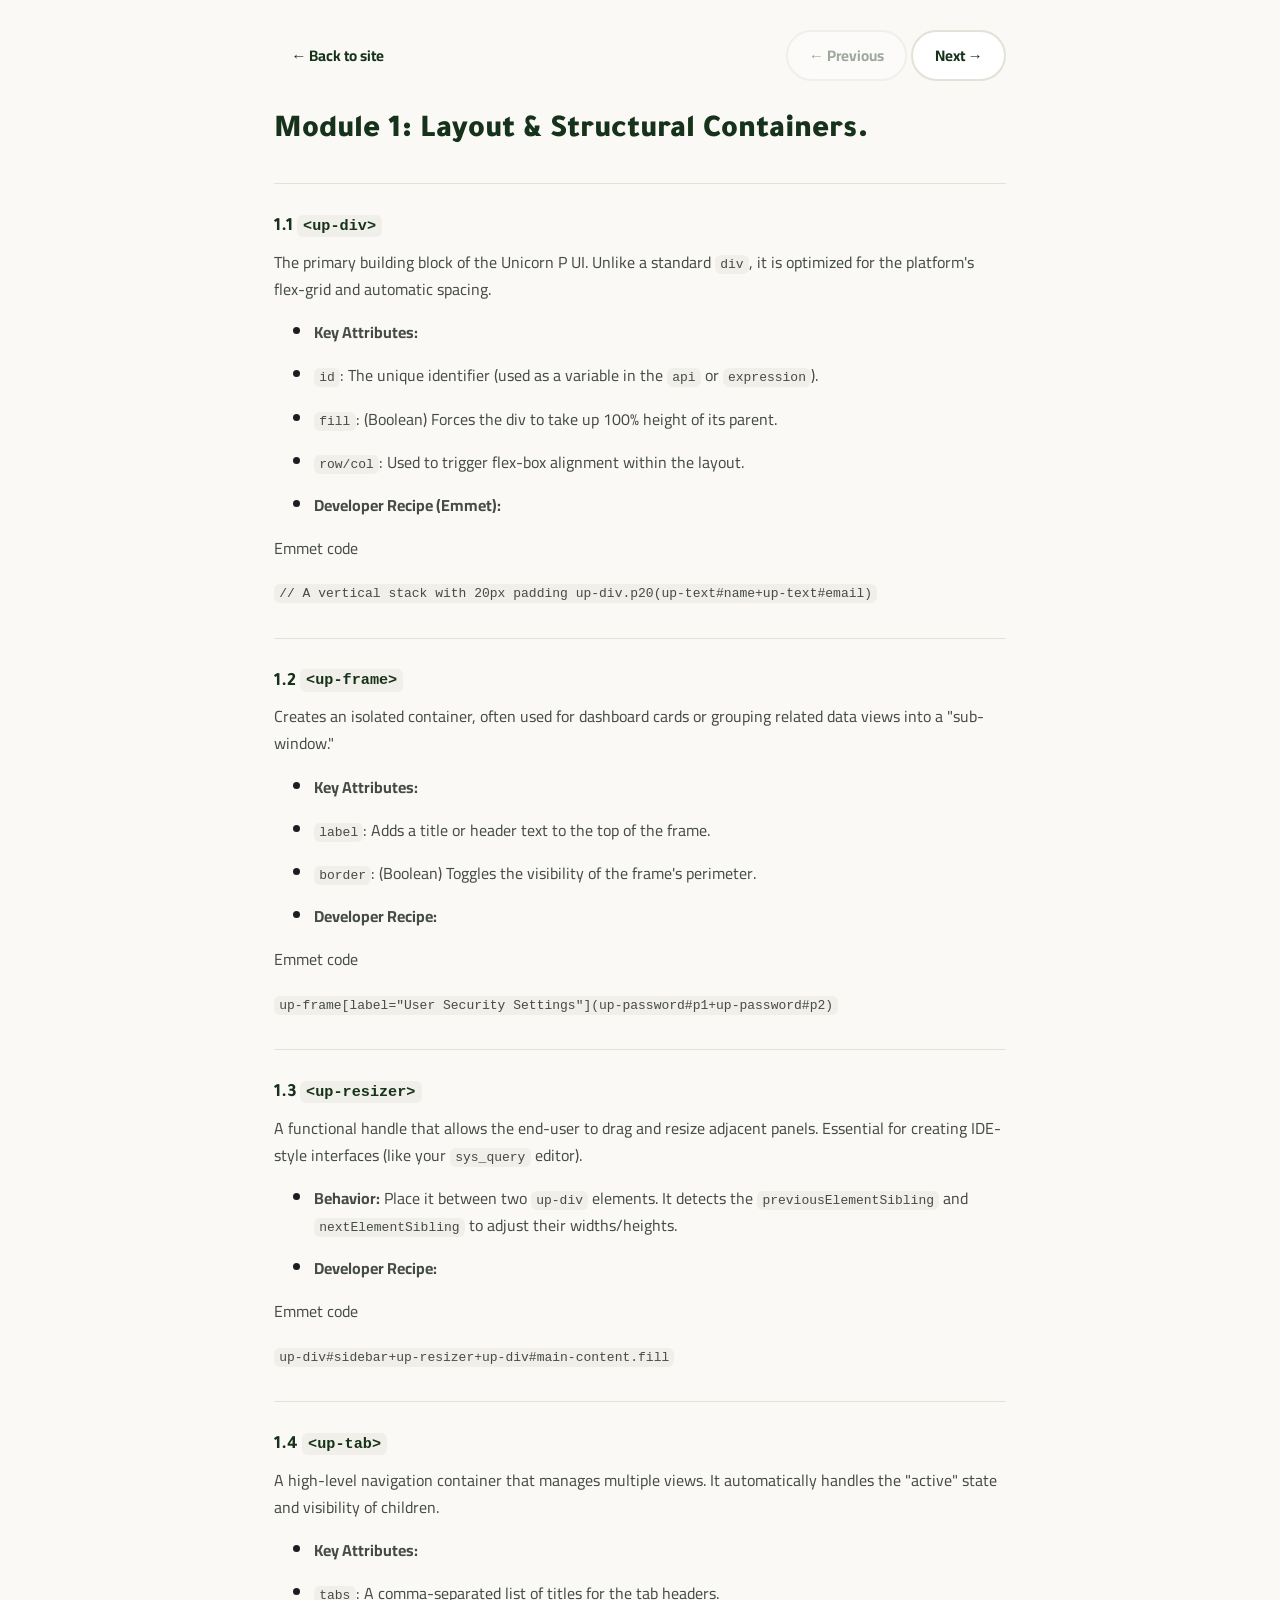
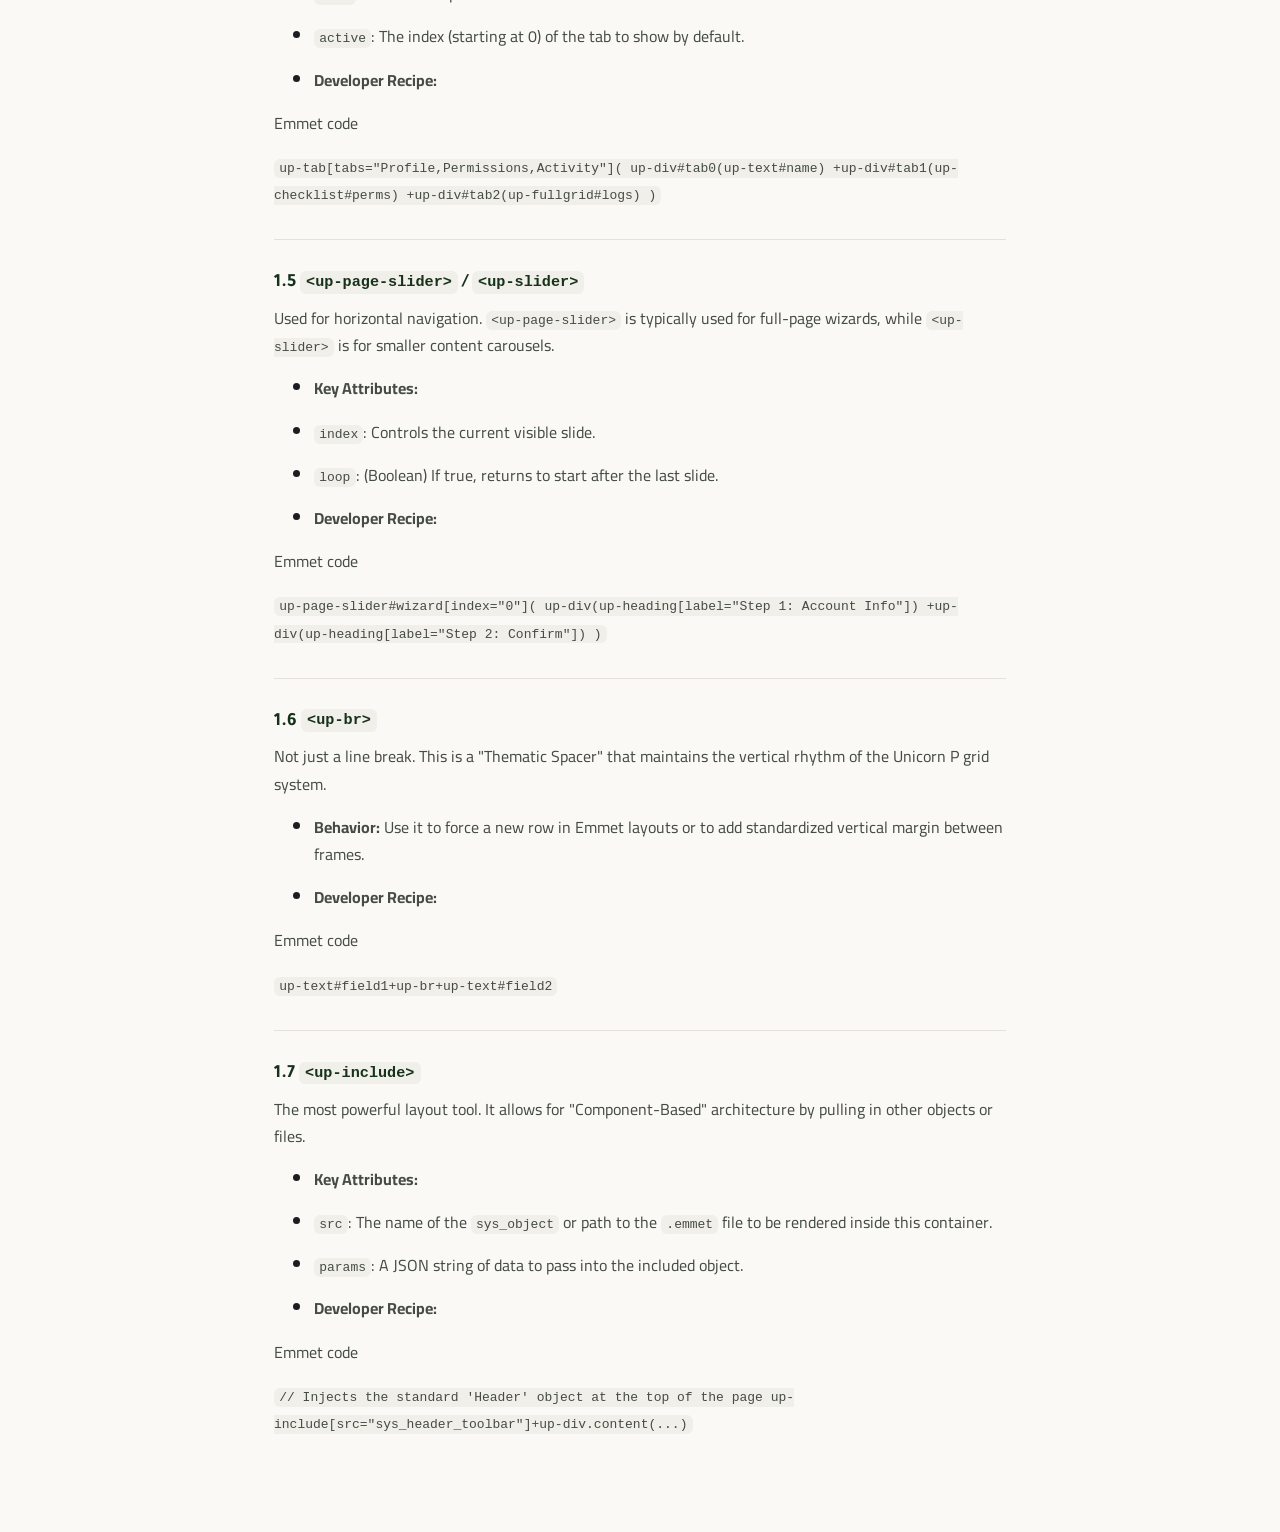
<file: docs/module-1.html>
<!DOCTYPE html>
<html lang="en" dir="ltr">
<head>
<meta charset="UTF-8">
<meta name="viewport" content="width=device-width, initial-scale=1.0">
<title>Module 1: Layout &amp; Structural Containers | Na3Na3 Soft Developer Handbook</title>
<link rel="icon" href="../favicon.ico" sizes="any">
<link rel="preconnect" href="https://fonts.googleapis.com">
<link href="https://fonts.googleapis.com/css2?family=Tajawal:wght@500;700;900&family=Cairo:wght@400;600&display=swap" rel="stylesheet">
<link rel="stylesheet" href="../style.css">
</head>
<body>
<div class="doc-page">
  <div class="doc-page-nav">
    <a href="../index.html#developers" class="btn-ghost">&larr; Back to site</a>
    <div>
      <span class="btn-secondary disabled">&larr; Previous</span>
      <a href="module-2.html" class="btn-secondary">Next &rarr;</a>
    </div>
  </div>
  <div class="markdown-body">
<h1>Module 1: Layout &amp; Structural Containers.</h1>
<hr />
<h3><strong>1.1 <code>&lt;up-div&gt;</code></strong></h3>
<p>The primary building block of the Unicorn P UI. Unlike a standard <code>div</code>, it is optimized for the platform's flex-grid and automatic spacing.</p>
<ul>
<li>
<p><strong>Key Attributes:</strong></p>
</li>
<li>
<p><code>id</code>: The unique identifier (used as a variable in the <code>api</code> or <code>expression</code>).</p>
</li>
<li>
<p><code>fill</code>: (Boolean) Forces the div to take up 100% height of its parent.</p>
</li>
<li>
<p><code>row/col</code>: Used to trigger flex-box alignment within the layout.</p>
</li>
<li>
<p><strong>Developer Recipe (Emmet):</strong></p>
</li>
</ul>
<p>Emmet code</p>
<p><code>// A vertical stack with 20px padding
  up-div.p20(up-text#name+up-text#email)</code></p>
<hr />
<h3><strong>1.2 <code>&lt;up-frame&gt;</code></strong></h3>
<p>Creates an isolated container, often used for dashboard cards or grouping related data views into a "sub-window."</p>
<ul>
<li>
<p><strong>Key Attributes:</strong></p>
</li>
<li>
<p><code>label</code>: Adds a title or header text to the top of the frame.</p>
</li>
<li>
<p><code>border</code>: (Boolean) Toggles the visibility of the frame's perimeter.</p>
</li>
<li>
<p><strong>Developer Recipe:</strong></p>
</li>
</ul>
<p>Emmet code</p>
<p><code>up-frame[label="User Security Settings"](up-password#p1+up-password#p2)</code></p>
<hr />
<h3><strong>1.3 <code>&lt;up-resizer&gt;</code></strong></h3>
<p>A functional handle that allows the end-user to drag and resize adjacent panels. Essential for creating IDE-style interfaces (like your <code>sys_query</code> editor).</p>
<ul>
<li>
<p><strong>Behavior:</strong> Place it between two <code>up-div</code> elements. It detects the <code>previousElementSibling</code> and <code>nextElementSibling</code> to adjust their widths/heights.</p>
</li>
<li>
<p><strong>Developer Recipe:</strong></p>
</li>
</ul>
<p>Emmet code</p>
<p><code>up-div#sidebar+up-resizer+up-div#main-content.fill</code></p>
<hr />
<h3><strong>1.4 <code>&lt;up-tab&gt;</code></strong></h3>
<p>A high-level navigation container that manages multiple views. It automatically handles the "active" state and visibility of children.</p>
<ul>
<li>
<p><strong>Key Attributes:</strong></p>
</li>
<li>
<p><code>tabs</code>: A comma-separated list of titles for the tab headers.</p>
</li>
<li>
<p><code>active</code>: The index (starting at 0) of the tab to show by default.</p>
</li>
<li>
<p><strong>Developer Recipe:</strong></p>
</li>
</ul>
<p>Emmet code</p>
<p><code>up-tab[tabs="Profile,Permissions,Activity"](
    up-div#tab0(up-text#name)
    +up-div#tab1(up-checklist#perms)
    +up-div#tab2(up-fullgrid#logs)
  )</code></p>
<hr />
<h3><strong>1.5 <code>&lt;up-page-slider&gt;</code> / <code>&lt;up-slider&gt;</code></strong></h3>
<p>Used for horizontal navigation. <code>&lt;up-page-slider&gt;</code> is typically used for full-page wizards, while <code>&lt;up-slider&gt;</code> is for smaller content carousels.</p>
<ul>
<li>
<p><strong>Key Attributes:</strong></p>
</li>
<li>
<p><code>index</code>: Controls the current visible slide.</p>
</li>
<li>
<p><code>loop</code>: (Boolean) If true, returns to start after the last slide.</p>
</li>
<li>
<p><strong>Developer Recipe:</strong></p>
</li>
</ul>
<p>Emmet code</p>
<p><code>up-page-slider#wizard[index="0"](
    up-div(up-heading[label="Step 1: Account Info"])
    +up-div(up-heading[label="Step 2: Confirm"])
  )</code></p>
<hr />
<h3><strong>1.6 <code>&lt;up-br&gt;</code></strong></h3>
<p>Not just a line break. This is a "Thematic Spacer" that maintains the vertical rhythm of the Unicorn P grid system.</p>
<ul>
<li>
<p><strong>Behavior:</strong> Use it to force a new row in Emmet layouts or to add standardized vertical margin between frames.</p>
</li>
<li>
<p><strong>Developer Recipe:</strong></p>
</li>
</ul>
<p>Emmet code</p>
<p><code>up-text#field1+up-br+up-text#field2</code></p>
<hr />
<h3><strong>1.7 <code>&lt;up-include&gt;</code></strong></h3>
<p>The most powerful layout tool. It allows for "Component-Based" architecture by pulling in other objects or files.</p>
<ul>
<li>
<p><strong>Key Attributes:</strong></p>
</li>
<li>
<p><code>src</code>: The name of the <code>sys_object</code> or path to the <code>.emmet</code> file to be rendered inside this container.</p>
</li>
<li>
<p><code>params</code>: A JSON string of data to pass into the included object.</p>
</li>
<li>
<p><strong>Developer Recipe:</strong></p>
</li>
</ul>
<p>Emmet code</p>
<p><code>// Injects the standard 'Header' object at the top of the page
  up-include[src="sys_header_toolbar"]+up-div.content(...)</code></p>
  </div>
</div>
</body>
</html>
</file>
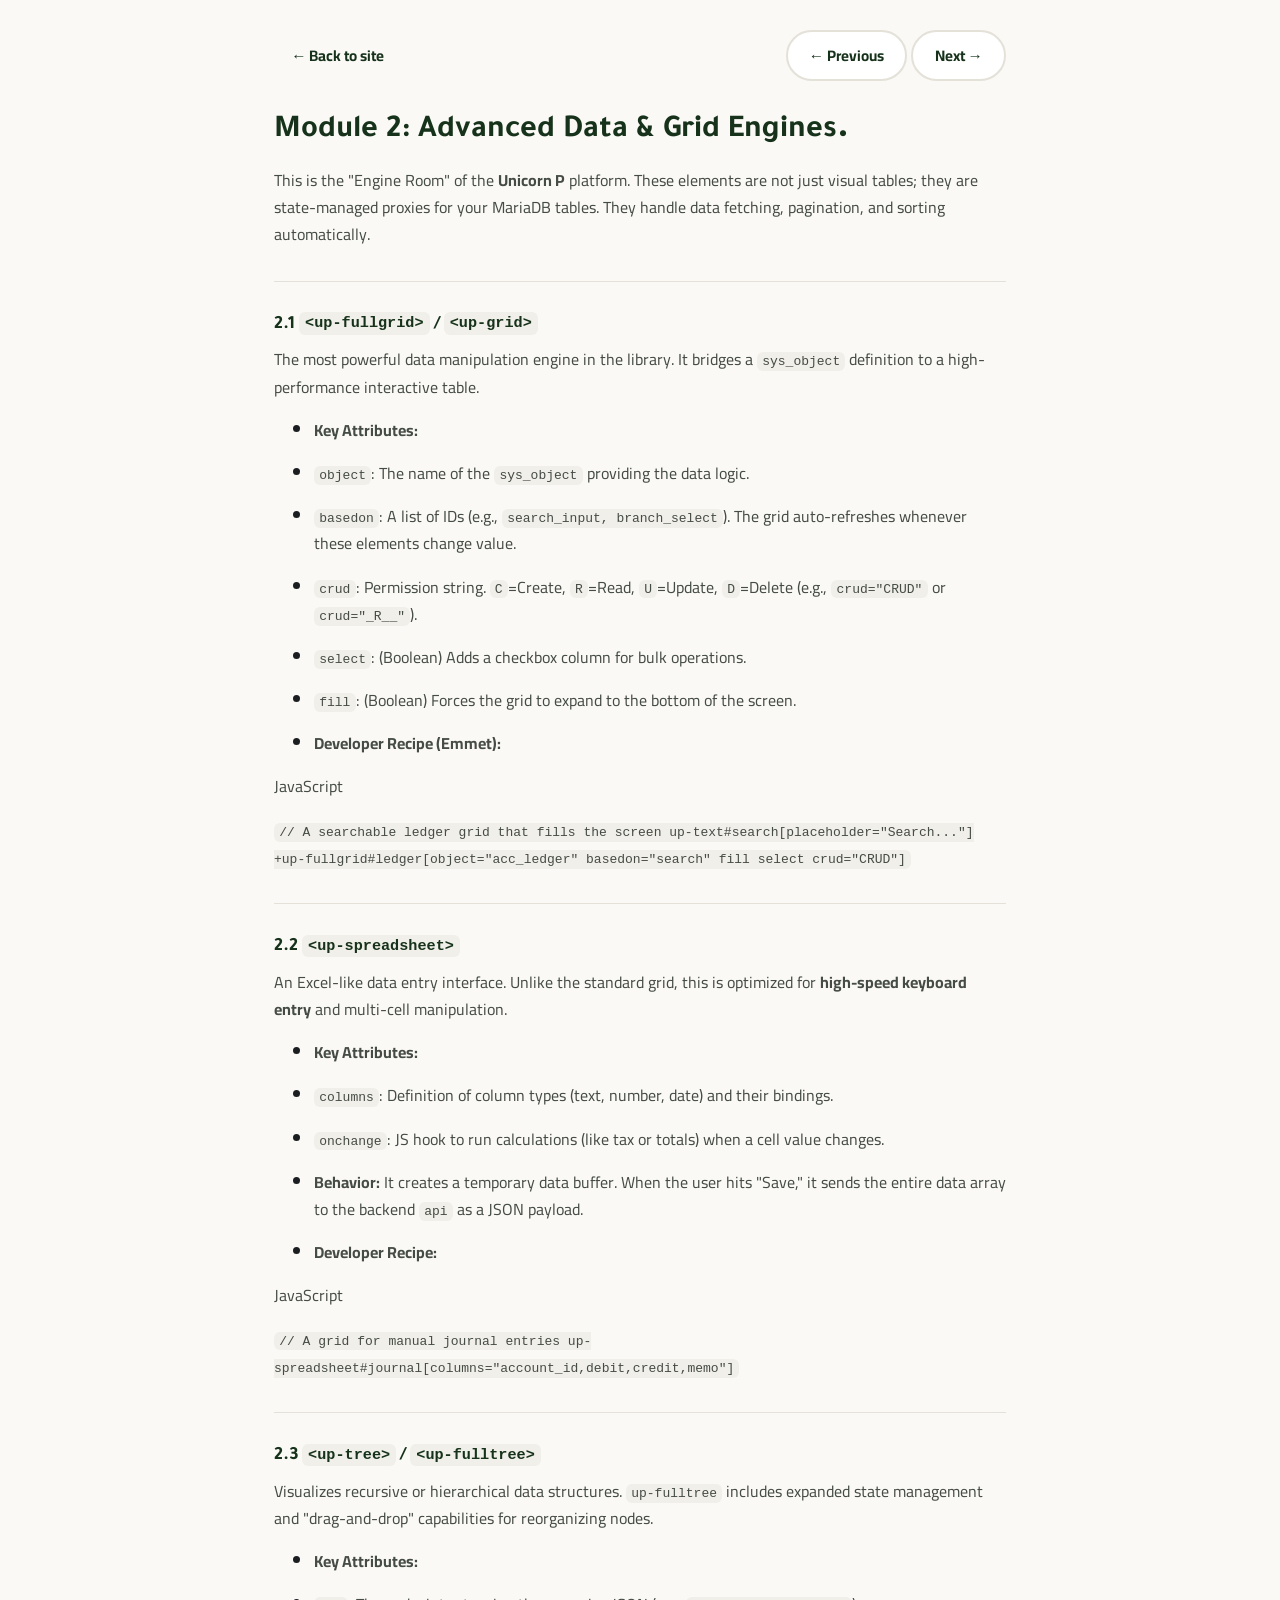
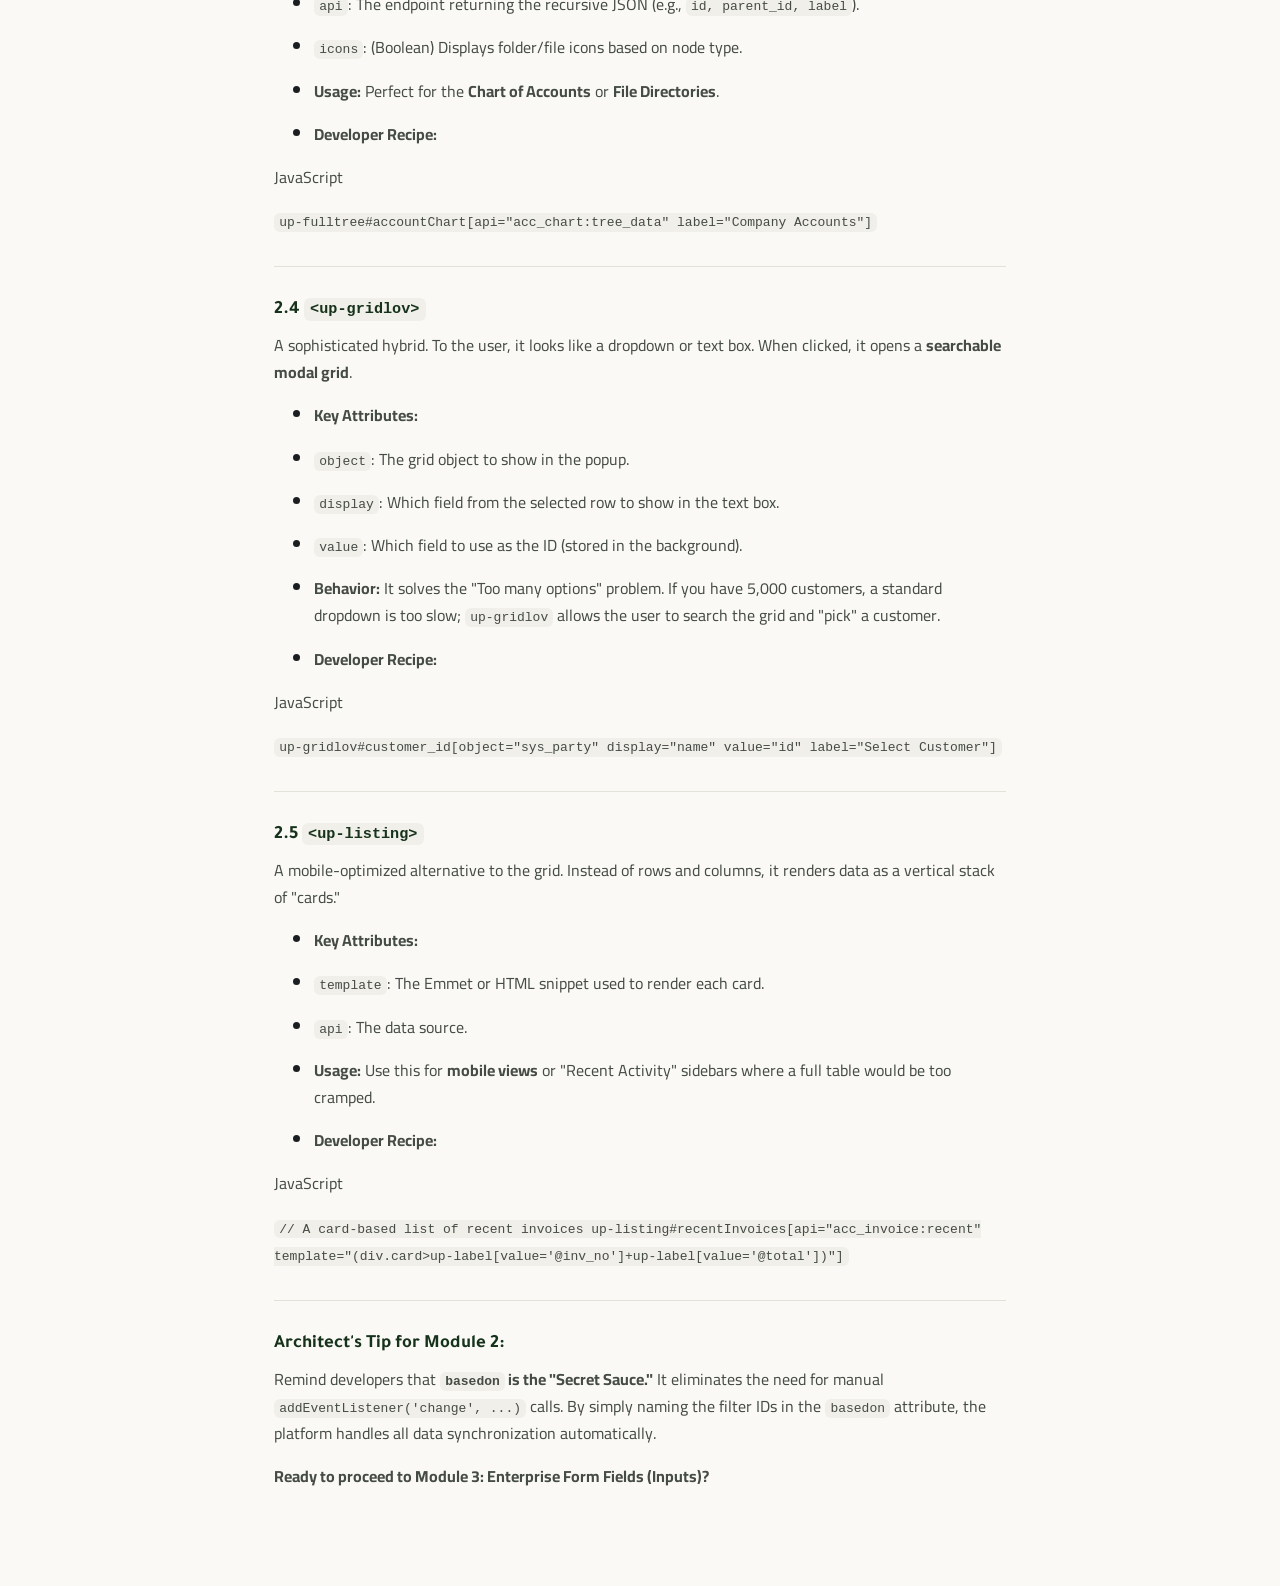
<file: docs/module-2.html>
<!DOCTYPE html>
<html lang="en" dir="ltr">
<head>
<meta charset="UTF-8">
<meta name="viewport" content="width=device-width, initial-scale=1.0">
<title>Module 2: Advanced Data &amp; Grid Engines | Na3Na3 Soft Developer Handbook</title>
<link rel="icon" href="../favicon.ico" sizes="any">
<link rel="preconnect" href="https://fonts.googleapis.com">
<link href="https://fonts.googleapis.com/css2?family=Tajawal:wght@500;700;900&family=Cairo:wght@400;600&display=swap" rel="stylesheet">
<link rel="stylesheet" href="../style.css">
</head>
<body>
<div class="doc-page">
  <div class="doc-page-nav">
    <a href="../index.html#developers" class="btn-ghost">&larr; Back to site</a>
    <div>
      <a href="module-1.html" class="btn-secondary">&larr; Previous</a>
      <a href="module-3.html" class="btn-secondary">Next &rarr;</a>
    </div>
  </div>
  <div class="markdown-body">
<h1><strong>Module 2: Advanced Data &amp; Grid Engines</strong>.</h1>
<p>This is the "Engine Room" of the <strong>Unicorn P</strong> platform. These elements are not just visual tables; they are state-managed proxies for your MariaDB tables. They handle data fetching, pagination, and sorting automatically.</p>
<hr />
<h3><strong>2.1 <code>&lt;up-fullgrid&gt;</code> / <code>&lt;up-grid&gt;</code></strong></h3>
<p>The most powerful data manipulation engine in the library. It bridges a <code>sys_object</code> definition to a high-performance interactive table.</p>
<ul>
<li>
<p><strong>Key Attributes:</strong></p>
</li>
<li>
<p><code>object</code>: The name of the <code>sys_object</code> providing the data logic.</p>
</li>
<li>
<p><code>basedon</code>: A list of IDs (e.g., <code>search_input, branch_select</code>). The grid auto-refreshes whenever these elements change value.</p>
</li>
<li>
<p><code>crud</code>: Permission string. <code>C</code>=Create, <code>R</code>=Read, <code>U</code>=Update, <code>D</code>=Delete (e.g., <code>crud="CRUD"</code> or <code>crud="_R__"</code>).</p>
</li>
<li>
<p><code>select</code>: (Boolean) Adds a checkbox column for bulk operations.</p>
</li>
<li>
<p><code>fill</code>: (Boolean) Forces the grid to expand to the bottom of the screen.</p>
</li>
<li>
<p><strong>Developer Recipe (Emmet):</strong></p>
</li>
</ul>
<p>JavaScript</p>
<p><code>// A searchable ledger grid that fills the screen
  up-text#search[placeholder="Search..."]
  +up-fullgrid#ledger[object="acc_ledger" basedon="search" fill select crud="CRUD"]</code></p>
<hr />
<h3><strong>2.2 <code>&lt;up-spreadsheet&gt;</code></strong></h3>
<p>An Excel-like data entry interface. Unlike the standard grid, this is optimized for <strong>high-speed keyboard entry</strong> and multi-cell manipulation.</p>
<ul>
<li>
<p><strong>Key Attributes:</strong></p>
</li>
<li>
<p><code>columns</code>: Definition of column types (text, number, date) and their bindings.</p>
</li>
<li>
<p><code>onchange</code>: JS hook to run calculations (like tax or totals) when a cell value changes.</p>
</li>
<li>
<p><strong>Behavior:</strong> It creates a temporary data buffer. When the user hits "Save," it sends the entire data array to the backend <code>api</code> as a JSON payload.</p>
</li>
<li>
<p><strong>Developer Recipe:</strong></p>
</li>
</ul>
<p>JavaScript</p>
<p><code>// A grid for manual journal entries
  up-spreadsheet#journal[columns="account_id,debit,credit,memo"]</code></p>
<hr />
<h3><strong>2.3 <code>&lt;up-tree&gt;</code> / <code>&lt;up-fulltree&gt;</code></strong></h3>
<p>Visualizes recursive or hierarchical data structures. <code>up-fulltree</code> includes expanded state management and "drag-and-drop" capabilities for reorganizing nodes.</p>
<ul>
<li>
<p><strong>Key Attributes:</strong></p>
</li>
<li>
<p><code>api</code>: The endpoint returning the recursive JSON (e.g., <code>id, parent_id, label</code>).</p>
</li>
<li>
<p><code>icons</code>: (Boolean) Displays folder/file icons based on node type.</p>
</li>
<li>
<p><strong>Usage:</strong> Perfect for the <strong>Chart of Accounts</strong> or <strong>File Directories</strong>.</p>
</li>
<li>
<p><strong>Developer Recipe:</strong></p>
</li>
</ul>
<p>JavaScript</p>
<p><code>up-fulltree#accountChart[api="acc_chart:tree_data" label="Company Accounts"]</code></p>
<hr />
<h3><strong>2.4 <code>&lt;up-gridlov&gt;</code></strong></h3>
<p>A sophisticated hybrid. To the user, it looks like a dropdown or text box. When clicked, it opens a <strong>searchable modal grid</strong>.</p>
<ul>
<li>
<p><strong>Key Attributes:</strong></p>
</li>
<li>
<p><code>object</code>: The grid object to show in the popup.</p>
</li>
<li>
<p><code>display</code>: Which field from the selected row to show in the text box.</p>
</li>
<li>
<p><code>value</code>: Which field to use as the ID (stored in the background).</p>
</li>
<li>
<p><strong>Behavior:</strong> It solves the "Too many options" problem. If you have 5,000 customers, a standard dropdown is too slow; <code>up-gridlov</code> allows the user to search the grid and "pick" a customer.</p>
</li>
<li>
<p><strong>Developer Recipe:</strong></p>
</li>
</ul>
<p>JavaScript</p>
<p><code>up-gridlov#customer_id[object="sys_party" display="name" value="id" label="Select Customer"]</code></p>
<hr />
<h3><strong>2.5 <code>&lt;up-listing&gt;</code></strong></h3>
<p>A mobile-optimized alternative to the grid. Instead of rows and columns, it renders data as a vertical stack of "cards."</p>
<ul>
<li>
<p><strong>Key Attributes:</strong></p>
</li>
<li>
<p><code>template</code>: The Emmet or HTML snippet used to render each card.</p>
</li>
<li>
<p><code>api</code>: The data source.</p>
</li>
<li>
<p><strong>Usage:</strong> Use this for <strong>mobile views</strong> or "Recent Activity" sidebars where a full table would be too cramped.</p>
</li>
<li>
<p><strong>Developer Recipe:</strong></p>
</li>
</ul>
<p>JavaScript</p>
<p><code>// A card-based list of recent invoices
  up-listing#recentInvoices[api="acc_invoice:recent" template="(div.card&gt;up-label[value='@inv_no']+up-label[value='@total'])"]</code></p>
<hr />
<h3><strong>Architect's Tip for Module 2:</strong></h3>
<p>Remind developers that <strong><code>basedon</code> is the "Secret Sauce."</strong> It eliminates the need for manual <code>addEventListener('change', ...)</code> calls. By simply naming the filter IDs in the <code>basedon</code> attribute, the platform handles all data synchronization automatically.</p>
<p><strong>Ready to proceed to Module 3: Enterprise Form Fields (Inputs)?</strong></p>
  </div>
</div>
</body>
</html>
</file>
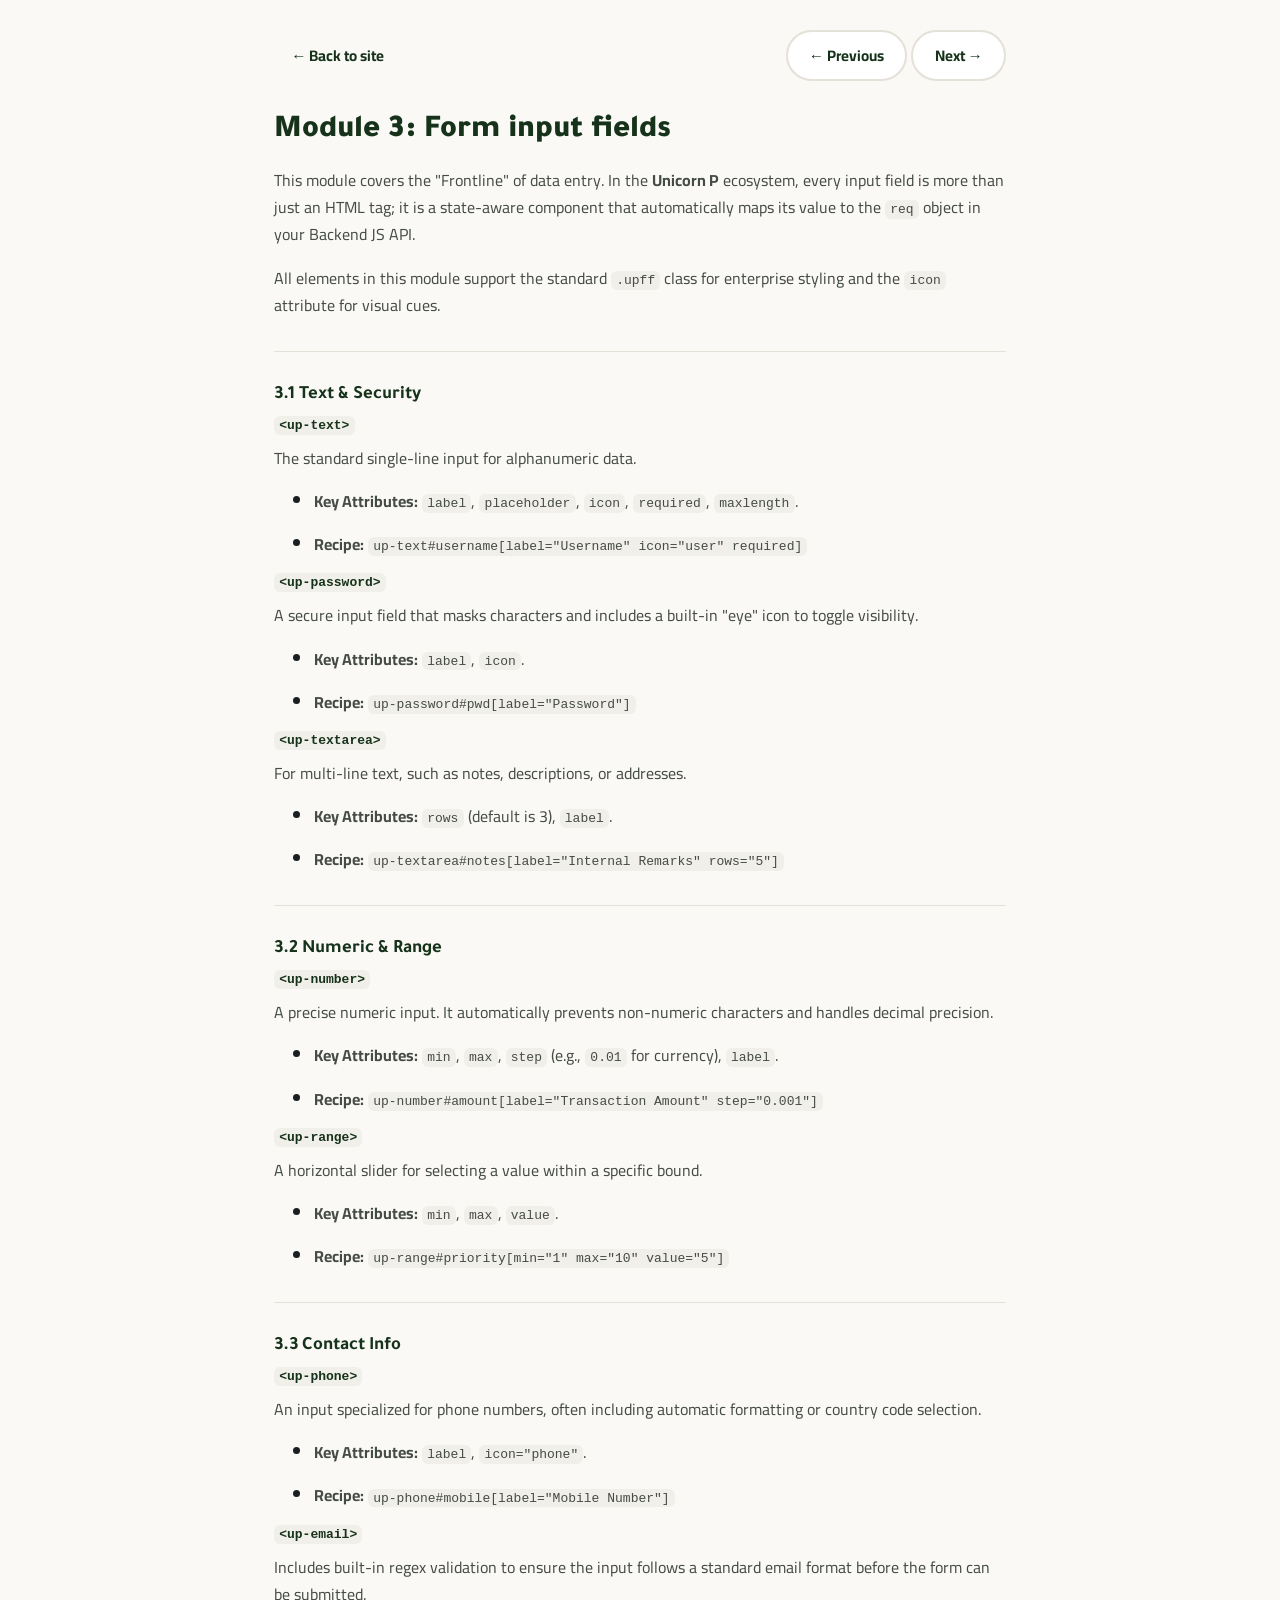
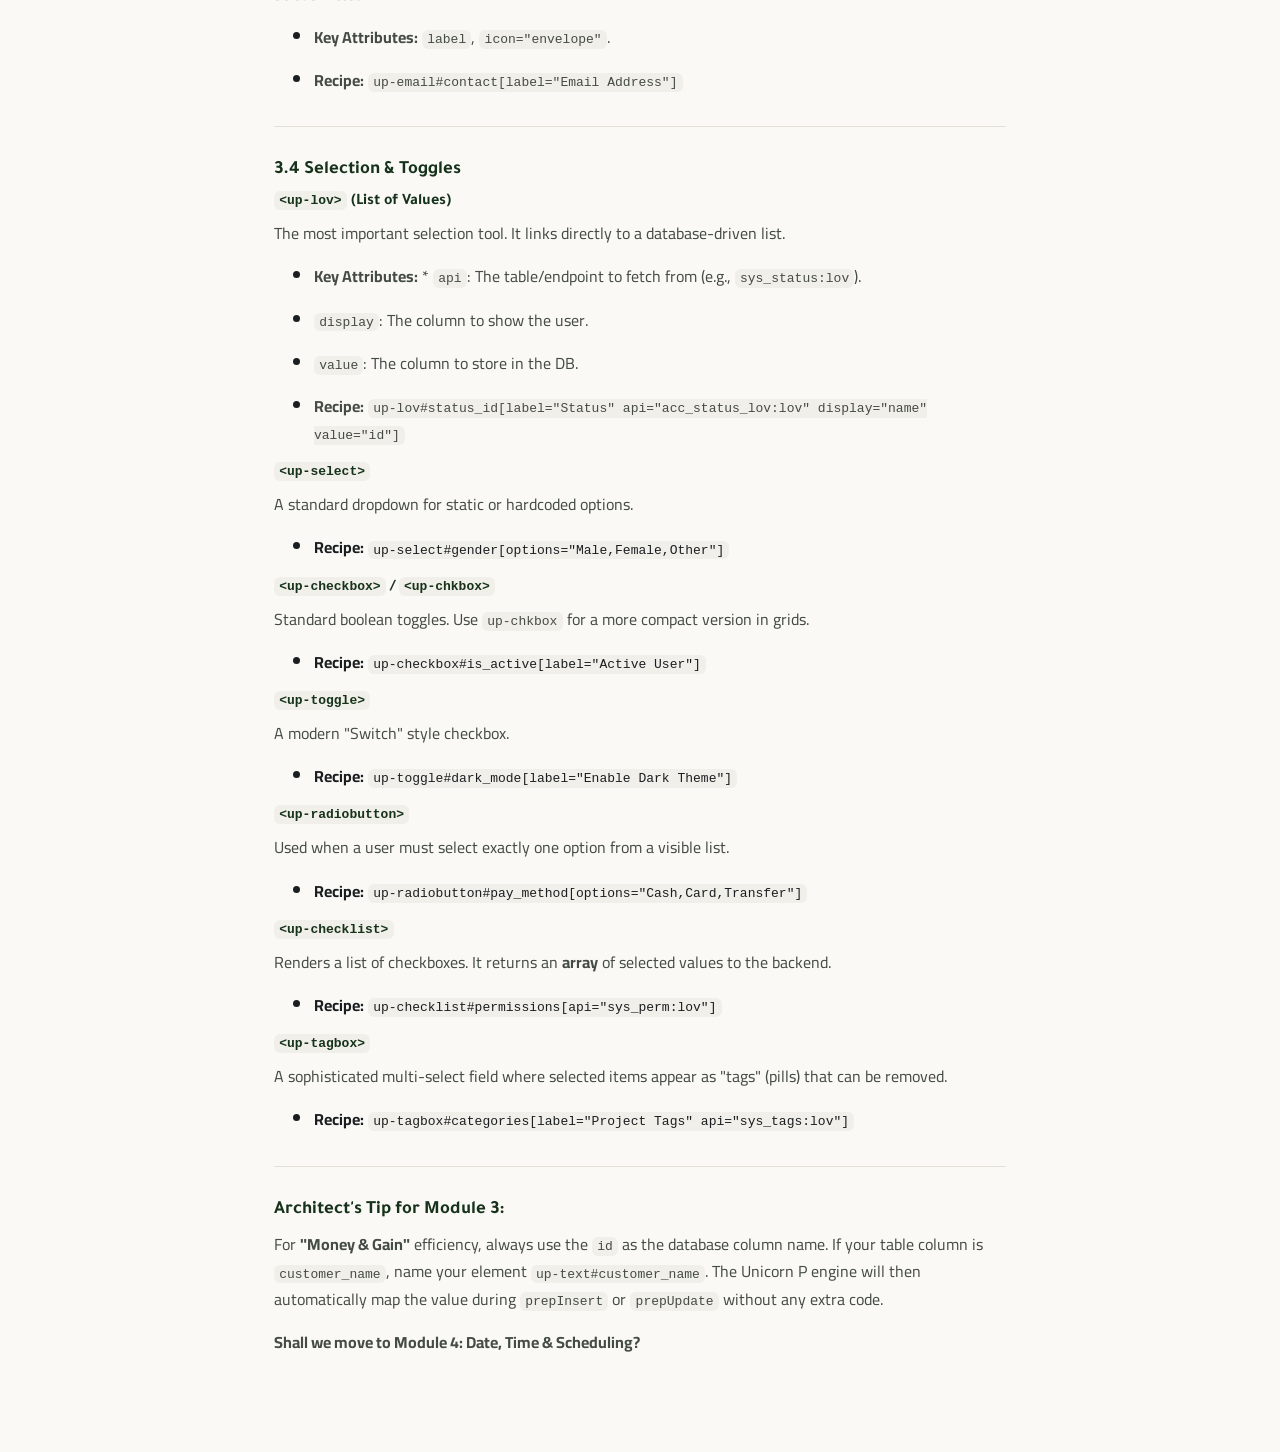
<file: docs/module-3.html>
<!DOCTYPE html>
<html lang="en" dir="ltr">
<head>
<meta charset="UTF-8">
<meta name="viewport" content="width=device-width, initial-scale=1.0">
<title>Module 3: Enterprise Form Fields | Na3Na3 Soft Developer Handbook</title>
<link rel="icon" href="../favicon.ico" sizes="any">
<link rel="preconnect" href="https://fonts.googleapis.com">
<link href="https://fonts.googleapis.com/css2?family=Tajawal:wght@500;700;900&family=Cairo:wght@400;600&display=swap" rel="stylesheet">
<link rel="stylesheet" href="../style.css">
</head>
<body>
<div class="doc-page">
  <div class="doc-page-nav">
    <a href="../index.html#developers" class="btn-ghost">&larr; Back to site</a>
    <div>
      <a href="module-2.html" class="btn-secondary">&larr; Previous</a>
      <a href="module-4.html" class="btn-secondary">Next &rarr;</a>
    </div>
  </div>
  <div class="markdown-body">
<h1>Module 3: Form input fields</h1>
<p>This module covers the "Frontline" of data entry. In the <strong>Unicorn P</strong> ecosystem, every input field is more than just an HTML tag; it is a state-aware component that automatically maps its value to the <code>req</code> object in your Backend JS API.</p>
<p>All elements in this module support the standard <code>.upff</code> class for enterprise styling and the <code>icon</code> attribute for visual cues.</p>
<hr />
<h3><strong>3.1 Text &amp; Security</strong></h3>
<h4><strong><code>&lt;up-text&gt;</code></strong></h4>
<p>The standard single-line input for alphanumeric data.</p>
<ul>
<li>
<p><strong>Key Attributes:</strong> <code>label</code>, <code>placeholder</code>, <code>icon</code>, <code>required</code>, <code>maxlength</code>.</p>
</li>
<li>
<p><strong>Recipe:</strong> <code>up-text#username[label="Username" icon="user" required]</code></p>
</li>
</ul>
<h4><strong><code>&lt;up-password&gt;</code></strong></h4>
<p>A secure input field that masks characters and includes a built-in "eye" icon to toggle visibility.</p>
<ul>
<li>
<p><strong>Key Attributes:</strong> <code>label</code>, <code>icon</code>.</p>
</li>
<li>
<p><strong>Recipe:</strong> <code>up-password#pwd[label="Password"]</code></p>
</li>
</ul>
<h4><strong><code>&lt;up-textarea&gt;</code></strong></h4>
<p>For multi-line text, such as notes, descriptions, or addresses.</p>
<ul>
<li>
<p><strong>Key Attributes:</strong> <code>rows</code> (default is 3), <code>label</code>.</p>
</li>
<li>
<p><strong>Recipe:</strong> <code>up-textarea#notes[label="Internal Remarks" rows="5"]</code></p>
</li>
</ul>
<hr />
<h3><strong>3.2 Numeric &amp; Range</strong></h3>
<h4><strong><code>&lt;up-number&gt;</code></strong></h4>
<p>A precise numeric input. It automatically prevents non-numeric characters and handles decimal precision.</p>
<ul>
<li>
<p><strong>Key Attributes:</strong> <code>min</code>, <code>max</code>, <code>step</code> (e.g., <code>0.01</code> for currency), <code>label</code>.</p>
</li>
<li>
<p><strong>Recipe:</strong> <code>up-number#amount[label="Transaction Amount" step="0.001"]</code></p>
</li>
</ul>
<h4><strong><code>&lt;up-range&gt;</code></strong></h4>
<p>A horizontal slider for selecting a value within a specific bound.</p>
<ul>
<li>
<p><strong>Key Attributes:</strong> <code>min</code>, <code>max</code>, <code>value</code>.</p>
</li>
<li>
<p><strong>Recipe:</strong> <code>up-range#priority[min="1" max="10" value="5"]</code></p>
</li>
</ul>
<hr />
<h3><strong>3.3 Contact Info</strong></h3>
<h4><strong><code>&lt;up-phone&gt;</code></strong></h4>
<p>An input specialized for phone numbers, often including automatic formatting or country code selection.</p>
<ul>
<li>
<p><strong>Key Attributes:</strong> <code>label</code>, <code>icon="phone"</code>.</p>
</li>
<li>
<p><strong>Recipe:</strong> <code>up-phone#mobile[label="Mobile Number"]</code></p>
</li>
</ul>
<h4><strong><code>&lt;up-email&gt;</code></strong></h4>
<p>Includes built-in regex validation to ensure the input follows a standard email format before the form can be submitted.</p>
<ul>
<li>
<p><strong>Key Attributes:</strong> <code>label</code>, <code>icon="envelope"</code>.</p>
</li>
<li>
<p><strong>Recipe:</strong> <code>up-email#contact[label="Email Address"]</code></p>
</li>
</ul>
<hr />
<h3><strong>3.4 Selection &amp; Toggles</strong></h3>
<h4><strong><code>&lt;up-lov&gt;</code> (List of Values)</strong></h4>
<p>The most important selection tool. It links directly to a database-driven list.</p>
<ul>
<li>
<p><strong>Key Attributes:</strong> * <code>api</code>: The table/endpoint to fetch from (e.g., <code>sys_status:lov</code>).</p>
</li>
<li>
<p><code>display</code>: The column to show the user.</p>
</li>
<li>
<p><code>value</code>: The column to store in the DB.</p>
</li>
<li>
<p><strong>Recipe:</strong> <code>up-lov#status_id[label="Status" api="acc_status_lov:lov" display="name" value="id"]</code></p>
</li>
</ul>
<h4><strong><code>&lt;up-select&gt;</code></strong></h4>
<p>A standard dropdown for static or hardcoded options.</p>
<ul>
<li><strong>Recipe:</strong> <code>up-select#gender[options="Male,Female,Other"]</code></li>
</ul>
<h4><strong><code>&lt;up-checkbox&gt;</code> / <code>&lt;up-chkbox&gt;</code></strong></h4>
<p>Standard boolean toggles. Use <code>up-chkbox</code> for a more compact version in grids.</p>
<ul>
<li><strong>Recipe:</strong> <code>up-checkbox#is_active[label="Active User"]</code></li>
</ul>
<h4><strong><code>&lt;up-toggle&gt;</code></strong></h4>
<p>A modern "Switch" style checkbox.</p>
<ul>
<li><strong>Recipe:</strong> <code>up-toggle#dark_mode[label="Enable Dark Theme"]</code></li>
</ul>
<h4><strong><code>&lt;up-radiobutton&gt;</code></strong></h4>
<p>Used when a user must select exactly one option from a visible list.</p>
<ul>
<li><strong>Recipe:</strong> <code>up-radiobutton#pay_method[options="Cash,Card,Transfer"]</code></li>
</ul>
<h4><strong><code>&lt;up-checklist&gt;</code></strong></h4>
<p>Renders a list of checkboxes. It returns an <strong>array</strong> of selected values to the backend.</p>
<ul>
<li><strong>Recipe:</strong> <code>up-checklist#permissions[api="sys_perm:lov"]</code></li>
</ul>
<h4><strong><code>&lt;up-tagbox&gt;</code></strong></h4>
<p>A sophisticated multi-select field where selected items appear as "tags" (pills) that can be removed.</p>
<ul>
<li><strong>Recipe:</strong> <code>up-tagbox#categories[label="Project Tags" api="sys_tags:lov"]</code></li>
</ul>
<hr />
<h3><strong>Architect's Tip for Module 3:</strong></h3>
<p>For <strong>"Money &amp; Gain"</strong> efficiency, always use the <code>id</code> as the database column name. If your table column is <code>customer_name</code>, name your element <code>up-text#customer_name</code>. The Unicorn P engine will then automatically map the value during <code>prepInsert</code> or <code>prepUpdate</code> without any extra code.</p>
<p><strong>Shall we move to Module 4: Date, Time &amp; Scheduling?</strong></p>
  </div>
</div>
</body>
</html>
</file>
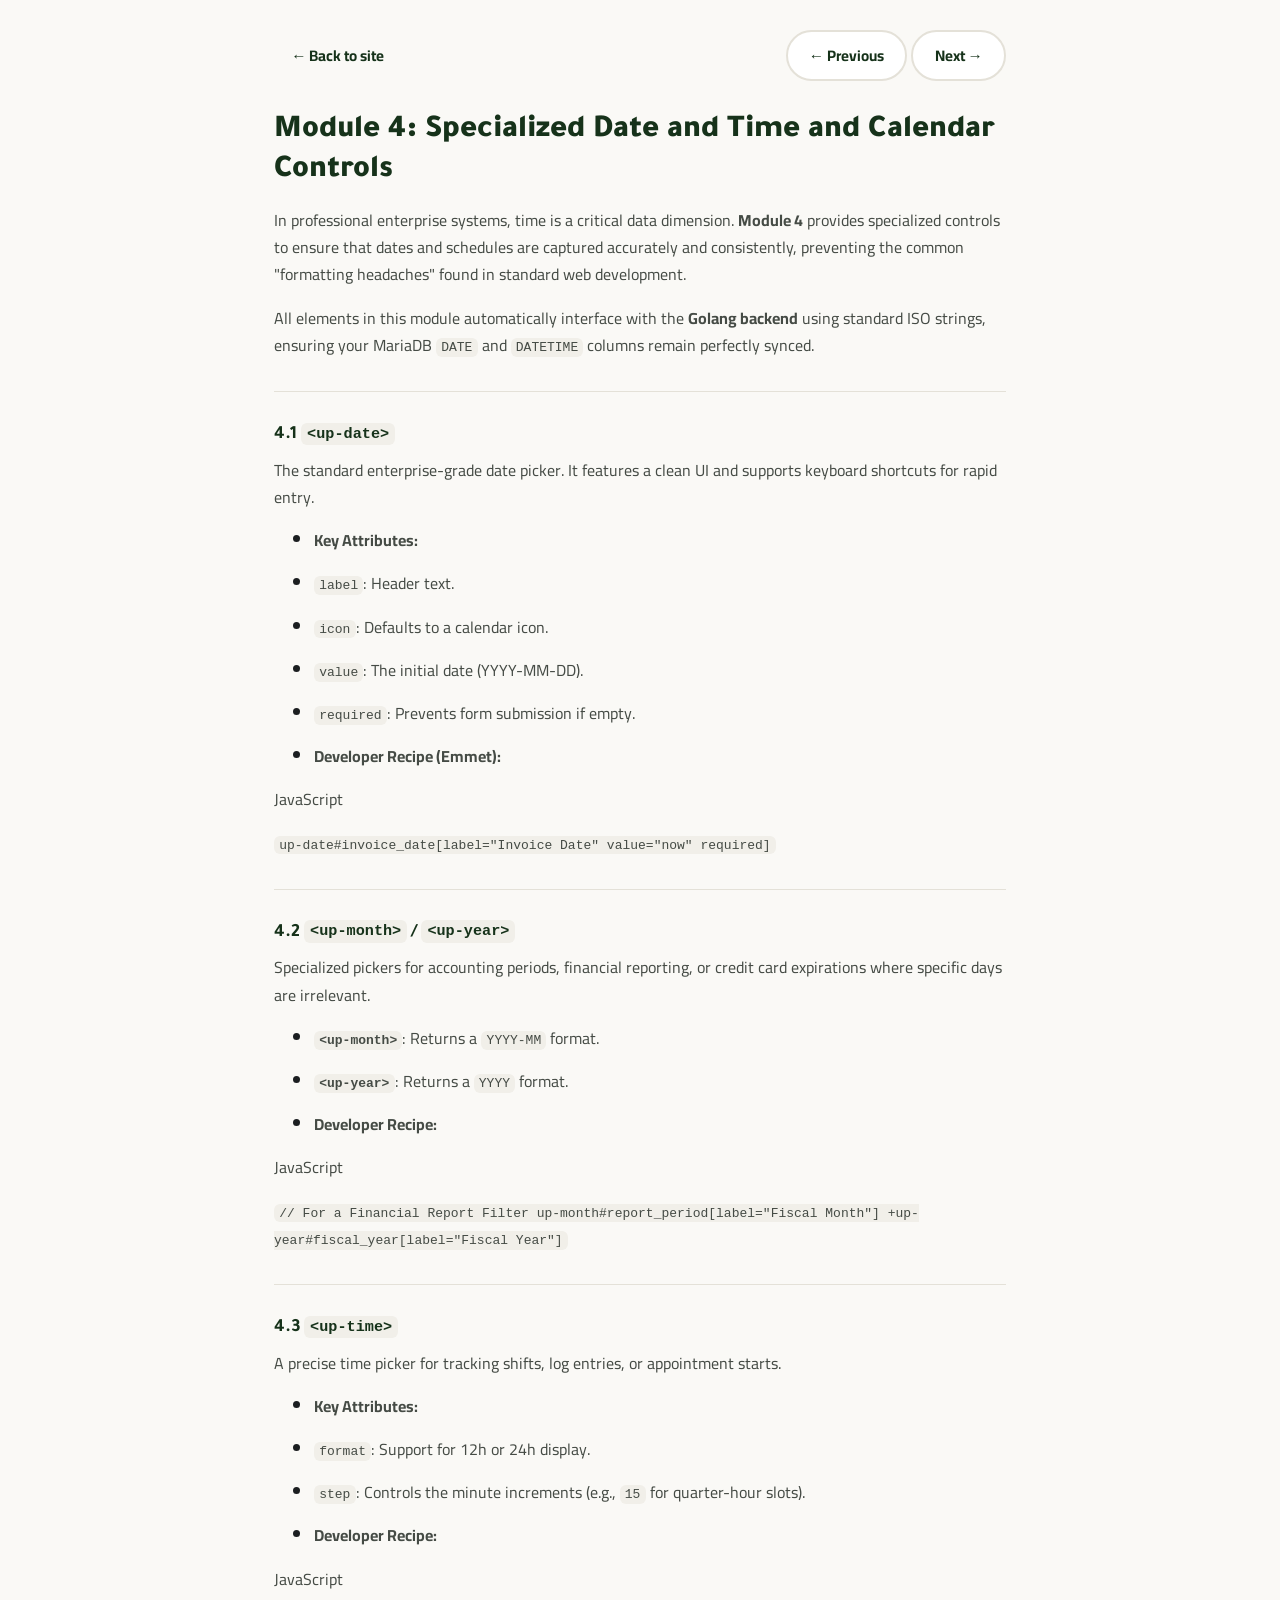
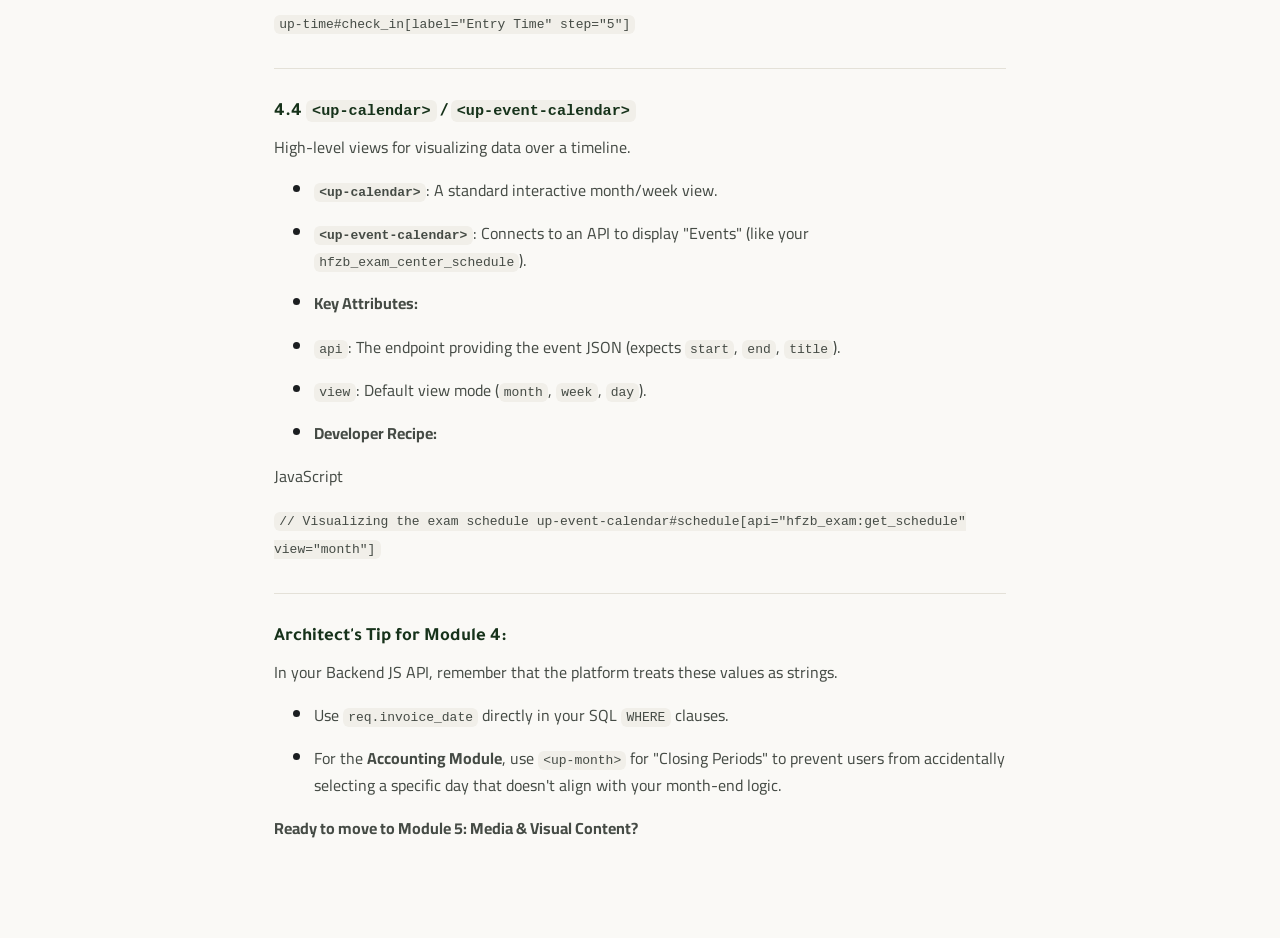
<file: docs/module-4.html>
<!DOCTYPE html>
<html lang="en" dir="ltr">
<head>
<meta charset="UTF-8">
<meta name="viewport" content="width=device-width, initial-scale=1.0">
<title>Module 4: Date, Time &amp; Scheduling | Na3Na3 Soft Developer Handbook</title>
<link rel="icon" href="../favicon.ico" sizes="any">
<link rel="preconnect" href="https://fonts.googleapis.com">
<link href="https://fonts.googleapis.com/css2?family=Tajawal:wght@500;700;900&family=Cairo:wght@400;600&display=swap" rel="stylesheet">
<link rel="stylesheet" href="../style.css">
</head>
<body>
<div class="doc-page">
  <div class="doc-page-nav">
    <a href="../index.html#developers" class="btn-ghost">&larr; Back to site</a>
    <div>
      <a href="module-3.html" class="btn-secondary">&larr; Previous</a>
      <a href="module-5.html" class="btn-secondary">Next &rarr;</a>
    </div>
  </div>
  <div class="markdown-body">
<h1>Module 4: Specialized Date and Time and Calendar Controls</h1>
<p>In professional enterprise systems, time is a critical data dimension. <strong>Module 4</strong> provides specialized controls to ensure that dates and schedules are captured accurately and consistently, preventing the common "formatting headaches" found in standard web development.</p>
<p>All elements in this module automatically interface with the <strong>Golang backend</strong> using standard ISO strings, ensuring your MariaDB <code>DATE</code> and <code>DATETIME</code> columns remain perfectly synced.</p>
<hr />
<h3><strong>4.1 <code>&lt;up-date&gt;</code></strong></h3>
<p>The standard enterprise-grade date picker. It features a clean UI and supports keyboard shortcuts for rapid entry.</p>
<ul>
<li>
<p><strong>Key Attributes:</strong></p>
</li>
<li>
<p><code>label</code>: Header text.</p>
</li>
<li>
<p><code>icon</code>: Defaults to a calendar icon.</p>
</li>
<li>
<p><code>value</code>: The initial date (YYYY-MM-DD).</p>
</li>
<li>
<p><code>required</code>: Prevents form submission if empty.</p>
</li>
<li>
<p><strong>Developer Recipe (Emmet):</strong></p>
</li>
</ul>
<p>JavaScript</p>
<p><code>up-date#invoice_date[label="Invoice Date" value="now" required]</code></p>
<hr />
<h3><strong>4.2 <code>&lt;up-month&gt;</code> / <code>&lt;up-year&gt;</code></strong></h3>
<p>Specialized pickers for accounting periods, financial reporting, or credit card expirations where specific days are irrelevant.</p>
<ul>
<li>
<p><strong><code>&lt;up-month&gt;</code></strong>: Returns a <code>YYYY-MM</code> format.</p>
</li>
<li>
<p><strong><code>&lt;up-year&gt;</code></strong>: Returns a <code>YYYY</code> format.</p>
</li>
<li>
<p><strong>Developer Recipe:</strong></p>
</li>
</ul>
<p>JavaScript</p>
<p><code>// For a Financial Report Filter
  up-month#report_period[label="Fiscal Month"]
  +up-year#fiscal_year[label="Fiscal Year"]</code></p>
<hr />
<h3><strong>4.3 <code>&lt;up-time&gt;</code></strong></h3>
<p>A precise time picker for tracking shifts, log entries, or appointment starts.</p>
<ul>
<li>
<p><strong>Key Attributes:</strong></p>
</li>
<li>
<p><code>format</code>: Support for 12h or 24h display.</p>
</li>
<li>
<p><code>step</code>: Controls the minute increments (e.g., <code>15</code> for quarter-hour slots).</p>
</li>
<li>
<p><strong>Developer Recipe:</strong></p>
</li>
</ul>
<p>JavaScript</p>
<p><code>up-time#check_in[label="Entry Time" step="5"]</code></p>
<hr />
<h3><strong>4.4 <code>&lt;up-calendar&gt;</code> / <code>&lt;up-event-calendar&gt;</code></strong></h3>
<p>High-level views for visualizing data over a timeline.</p>
<ul>
<li>
<p><strong><code>&lt;up-calendar&gt;</code></strong>: A standard interactive month/week view.</p>
</li>
<li>
<p><strong><code>&lt;up-event-calendar&gt;</code></strong>: Connects to an API to display "Events" (like your <code>hfzb_exam_center_schedule</code>).</p>
</li>
<li>
<p><strong>Key Attributes:</strong></p>
</li>
<li>
<p><code>api</code>: The endpoint providing the event JSON (expects <code>start</code>, <code>end</code>, <code>title</code>).</p>
</li>
<li>
<p><code>view</code>: Default view mode (<code>month</code>, <code>week</code>, <code>day</code>).</p>
</li>
<li>
<p><strong>Developer Recipe:</strong></p>
</li>
</ul>
<p>JavaScript</p>
<p><code>// Visualizing the exam schedule
  up-event-calendar#schedule[api="hfzb_exam:get_schedule" view="month"]</code></p>
<hr />
<h3><strong>Architect's Tip for Module 4:</strong></h3>
<p>In your Backend JS API, remember that the platform treats these values as strings.</p>
<ul>
<li>
<p>Use <code>req.invoice_date</code> directly in your SQL <code>WHERE</code> clauses.</p>
</li>
<li>
<p>For the <strong>Accounting Module</strong>, use <code>&lt;up-month&gt;</code> for "Closing Periods" to prevent users from accidentally selecting a specific day that doesn't align with your month-end logic.</p>
</li>
</ul>
<p><strong>Ready to move to Module 5: Media &amp; Visual Content?</strong></p>
  </div>
</div>
</body>
</html>
</file>
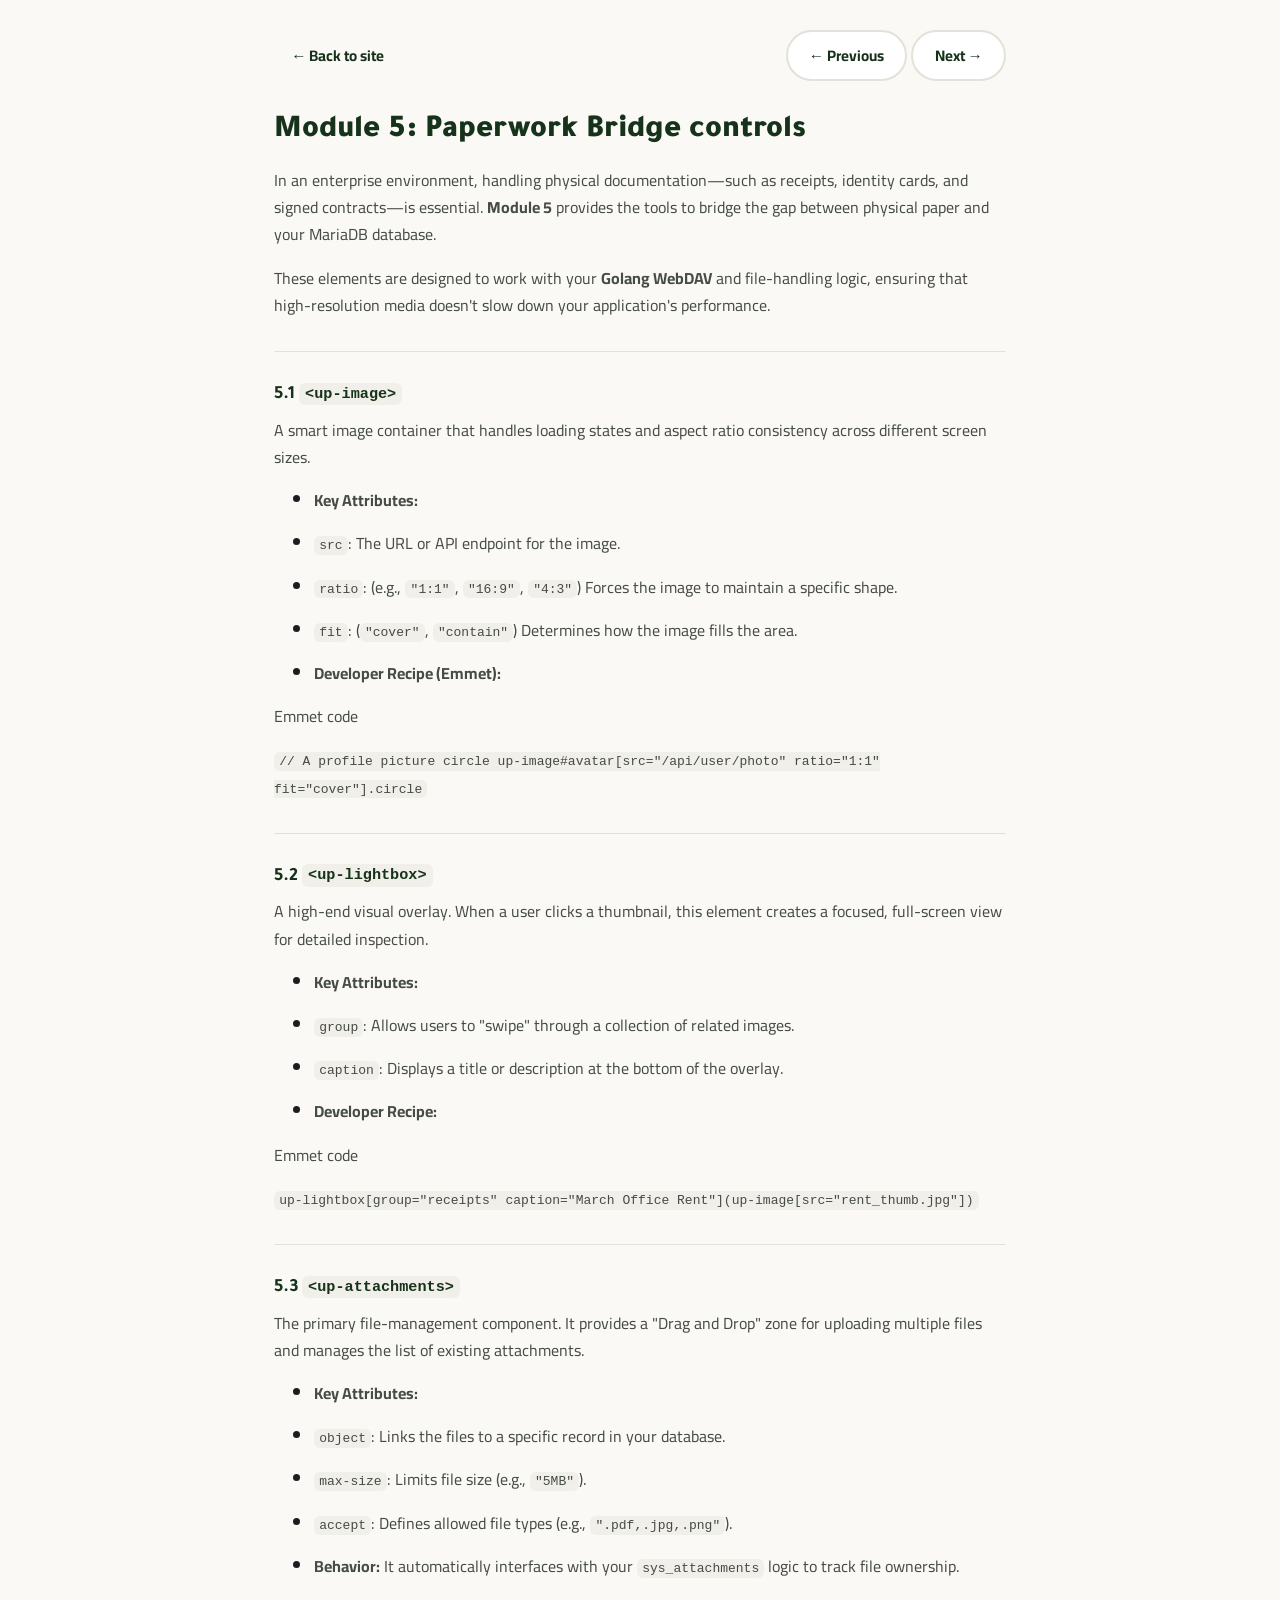
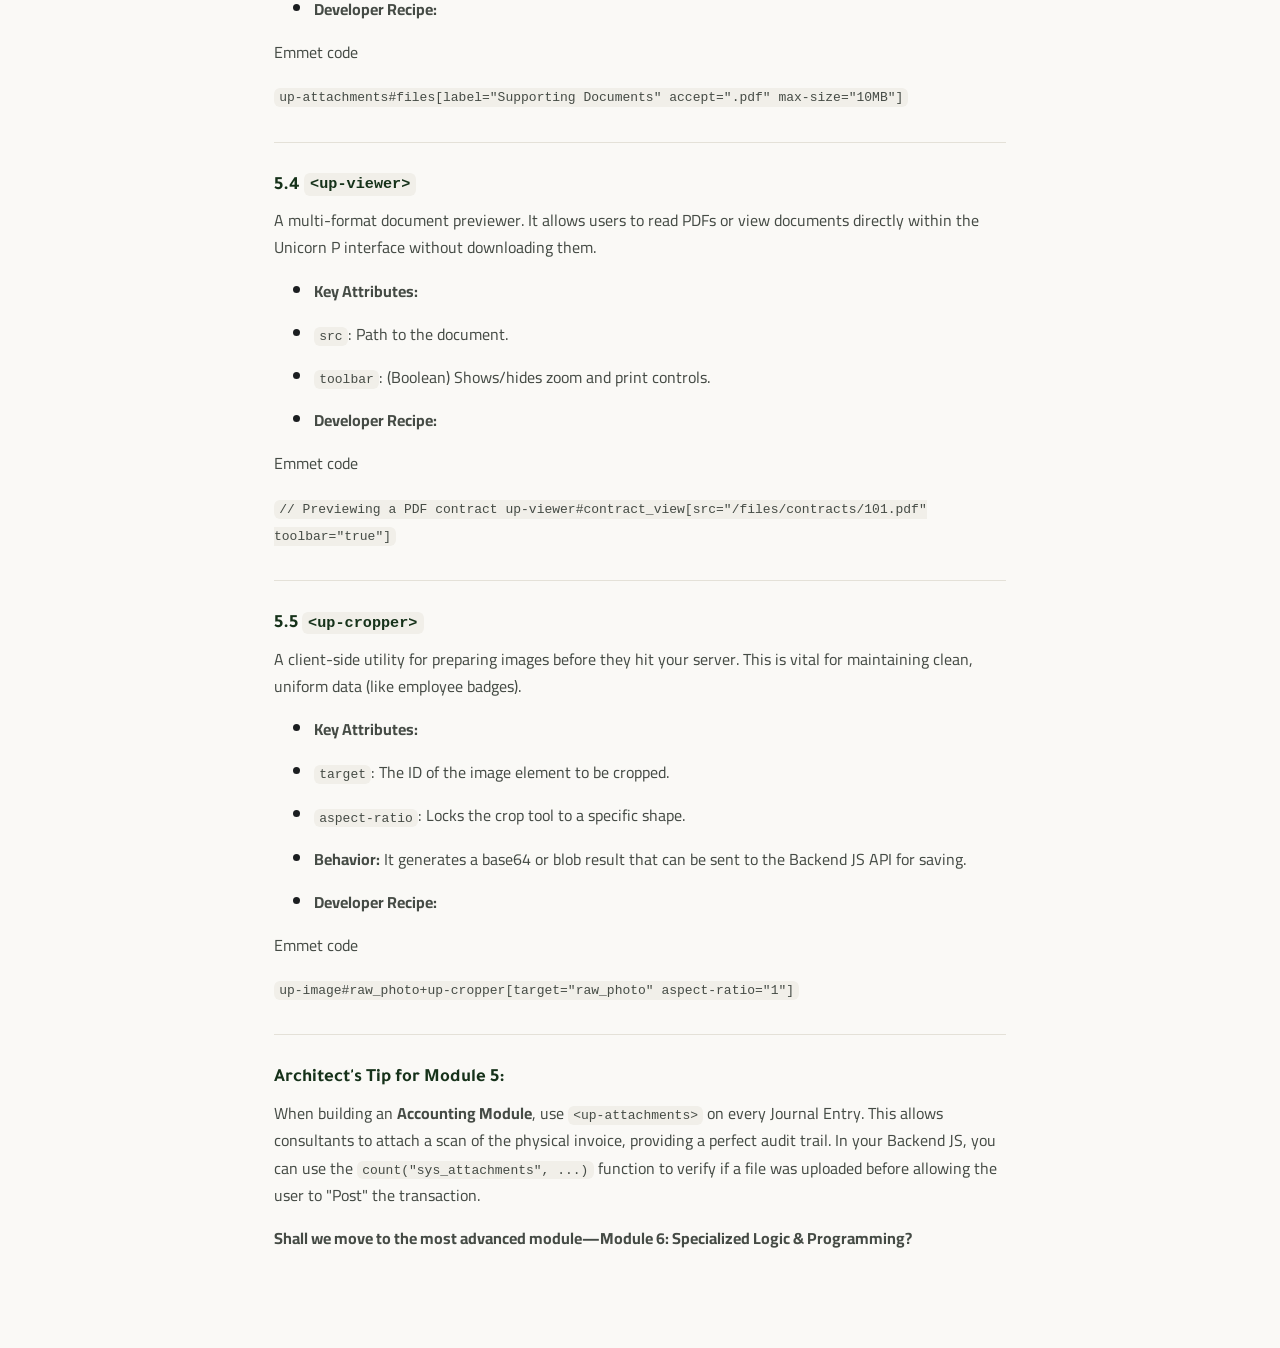
<file: docs/module-5.html>
<!DOCTYPE html>
<html lang="en" dir="ltr">
<head>
<meta charset="UTF-8">
<meta name="viewport" content="width=device-width, initial-scale=1.0">
<title>Module 5: Media &amp; Visual Content | Na3Na3 Soft Developer Handbook</title>
<link rel="icon" href="../favicon.ico" sizes="any">
<link rel="preconnect" href="https://fonts.googleapis.com">
<link href="https://fonts.googleapis.com/css2?family=Tajawal:wght@500;700;900&family=Cairo:wght@400;600&display=swap" rel="stylesheet">
<link rel="stylesheet" href="../style.css">
</head>
<body>
<div class="doc-page">
  <div class="doc-page-nav">
    <a href="../index.html#developers" class="btn-ghost">&larr; Back to site</a>
    <div>
      <a href="module-4.html" class="btn-secondary">&larr; Previous</a>
      <a href="module-6.html" class="btn-secondary">Next &rarr;</a>
    </div>
  </div>
  <div class="markdown-body">
<h1>Module 5: Paperwork Bridge controls</h1>
<p>In an enterprise environment, handling physical documentation—such as receipts, identity cards, and signed contracts—is essential. <strong>Module 5</strong> provides the tools to bridge the gap between physical paper and your MariaDB database.</p>
<p>These elements are designed to work with your <strong>Golang WebDAV</strong> and file-handling logic, ensuring that high-resolution media doesn't slow down your application's performance.</p>
<hr />
<h3><strong>5.1 <code>&lt;up-image&gt;</code></strong></h3>
<p>A smart image container that handles loading states and aspect ratio consistency across different screen sizes.</p>
<ul>
<li>
<p><strong>Key Attributes:</strong></p>
</li>
<li>
<p><code>src</code>: The URL or API endpoint for the image.</p>
</li>
<li>
<p><code>ratio</code>: (e.g., <code>"1:1"</code>, <code>"16:9"</code>, <code>"4:3"</code>) Forces the image to maintain a specific shape.</p>
</li>
<li>
<p><code>fit</code>: (<code>"cover"</code>, <code>"contain"</code>) Determines how the image fills the area.</p>
</li>
<li>
<p><strong>Developer Recipe (Emmet):</strong></p>
</li>
</ul>
<p>Emmet code</p>
<p><code>// A profile picture circle
  up-image#avatar[src="/api/user/photo" ratio="1:1" fit="cover"].circle</code></p>
<hr />
<h3><strong>5.2 <code>&lt;up-lightbox&gt;</code></strong></h3>
<p>A high-end visual overlay. When a user clicks a thumbnail, this element creates a focused, full-screen view for detailed inspection.</p>
<ul>
<li>
<p><strong>Key Attributes:</strong></p>
</li>
<li>
<p><code>group</code>: Allows users to "swipe" through a collection of related images.</p>
</li>
<li>
<p><code>caption</code>: Displays a title or description at the bottom of the overlay.</p>
</li>
<li>
<p><strong>Developer Recipe:</strong></p>
</li>
</ul>
<p>Emmet code</p>
<p><code>up-lightbox[group="receipts" caption="March Office Rent"](up-image[src="rent_thumb.jpg"])</code></p>
<hr />
<h3><strong>5.3 <code>&lt;up-attachments&gt;</code></strong></h3>
<p>The primary file-management component. It provides a "Drag and Drop" zone for uploading multiple files and manages the list of existing attachments.</p>
<ul>
<li>
<p><strong>Key Attributes:</strong></p>
</li>
<li>
<p><code>object</code>: Links the files to a specific record in your database.</p>
</li>
<li>
<p><code>max-size</code>: Limits file size (e.g., <code>"5MB"</code>).</p>
</li>
<li>
<p><code>accept</code>: Defines allowed file types (e.g., <code>".pdf,.jpg,.png"</code>).</p>
</li>
<li>
<p><strong>Behavior:</strong> It automatically interfaces with your <code>sys_attachments</code> logic to track file ownership.</p>
</li>
<li>
<p><strong>Developer Recipe:</strong></p>
</li>
</ul>
<p>Emmet code</p>
<p><code>up-attachments#files[label="Supporting Documents" accept=".pdf" max-size="10MB"]</code></p>
<hr />
<h3><strong>5.4 <code>&lt;up-viewer&gt;</code></strong></h3>
<p>A multi-format document previewer. It allows users to read PDFs or view documents directly within the Unicorn P interface without downloading them.</p>
<ul>
<li>
<p><strong>Key Attributes:</strong></p>
</li>
<li>
<p><code>src</code>: Path to the document.</p>
</li>
<li>
<p><code>toolbar</code>: (Boolean) Shows/hides zoom and print controls.</p>
</li>
<li>
<p><strong>Developer Recipe:</strong></p>
</li>
</ul>
<p>Emmet code</p>
<p><code>// Previewing a PDF contract
  up-viewer#contract_view[src="/files/contracts/101.pdf" toolbar="true"]</code></p>
<hr />
<h3><strong>5.5 <code>&lt;up-cropper&gt;</code></strong></h3>
<p>A client-side utility for preparing images before they hit your server. This is vital for maintaining clean, uniform data (like employee badges).</p>
<ul>
<li>
<p><strong>Key Attributes:</strong></p>
</li>
<li>
<p><code>target</code>: The ID of the image element to be cropped.</p>
</li>
<li>
<p><code>aspect-ratio</code>: Locks the crop tool to a specific shape.</p>
</li>
<li>
<p><strong>Behavior:</strong> It generates a base64 or blob result that can be sent to the Backend JS API for saving.</p>
</li>
<li>
<p><strong>Developer Recipe:</strong></p>
</li>
</ul>
<p>Emmet code</p>
<p><code>up-image#raw_photo+up-cropper[target="raw_photo" aspect-ratio="1"]</code></p>
<hr />
<h3><strong>Architect's Tip for Module 5:</strong></h3>
<p>When building an <strong>Accounting Module</strong>, use <code>&lt;up-attachments&gt;</code> on every Journal Entry. This allows consultants to attach a scan of the physical invoice, providing a perfect audit trail. In your Backend JS, you can use the <code>count("sys_attachments", ...)</code> function to verify if a file was uploaded before allowing the user to "Post" the transaction.</p>
<p><strong>Shall we move to the most advanced module—Module 6: Specialized Logic &amp; Programming?</strong></p>
  </div>
</div>
</body>
</html>
</file>
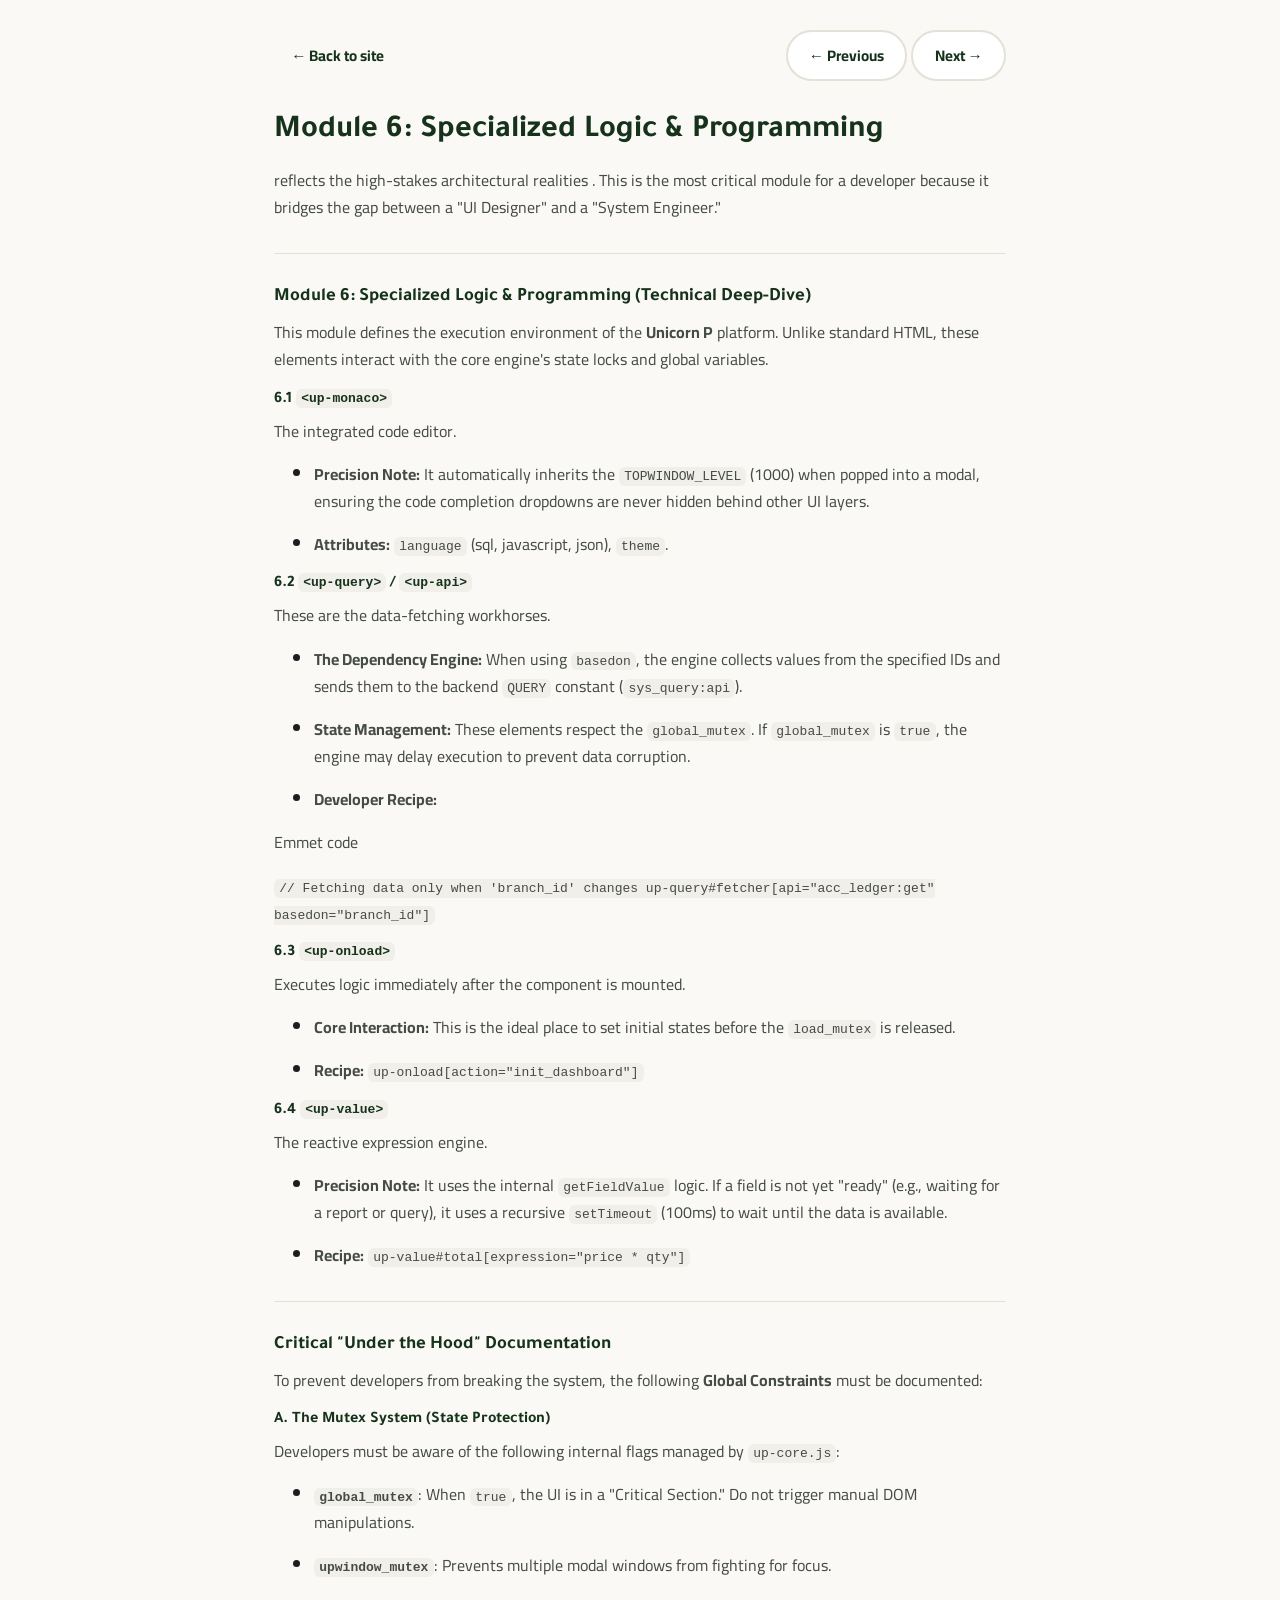
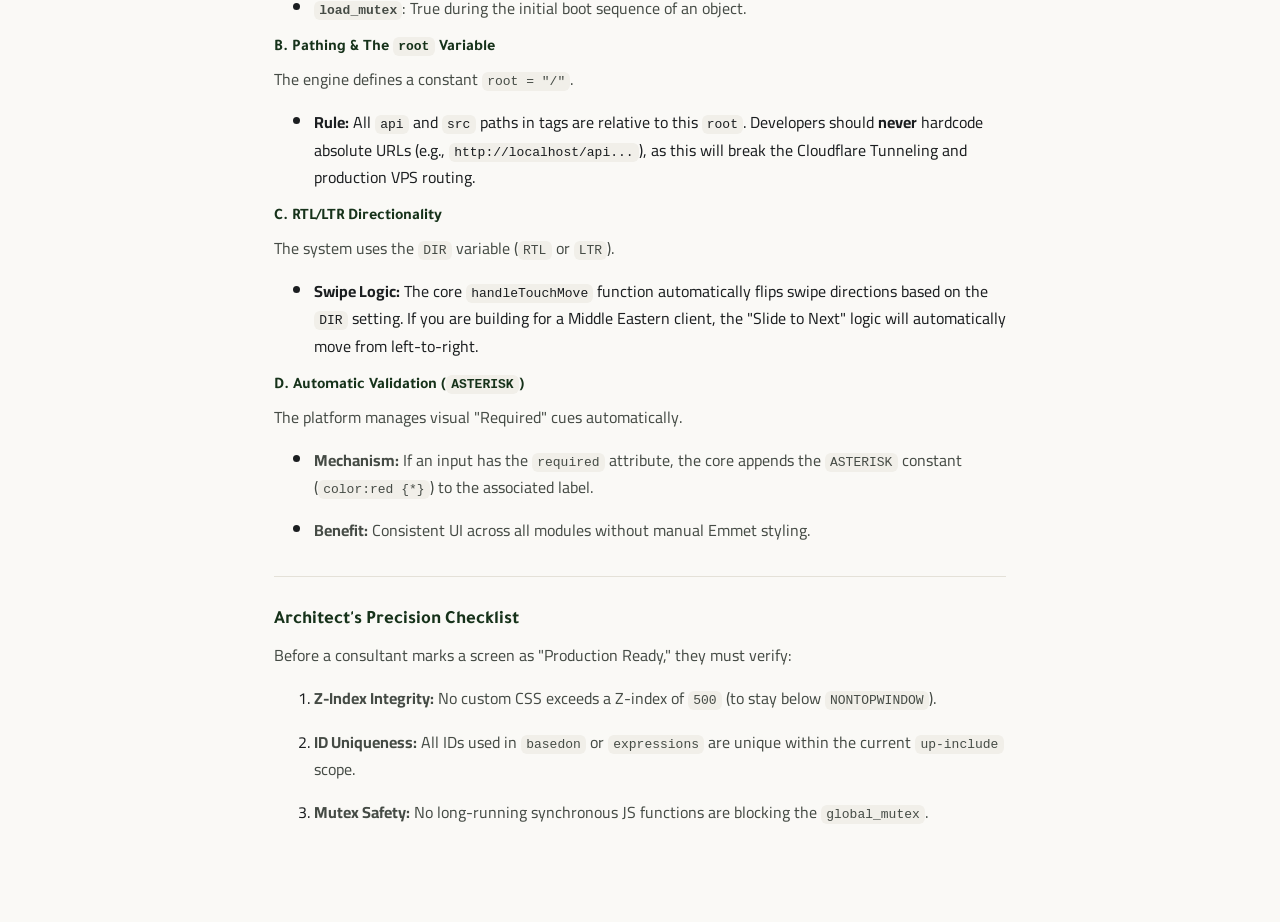
<file: docs/module-6.html>
<!DOCTYPE html>
<html lang="en" dir="ltr">
<head>
<meta charset="UTF-8">
<meta name="viewport" content="width=device-width, initial-scale=1.0">
<title>Module 6: Specialized Logic &amp; Programming | Na3Na3 Soft Developer Handbook</title>
<link rel="icon" href="../favicon.ico" sizes="any">
<link rel="preconnect" href="https://fonts.googleapis.com">
<link href="https://fonts.googleapis.com/css2?family=Tajawal:wght@500;700;900&family=Cairo:wght@400;600&display=swap" rel="stylesheet">
<link rel="stylesheet" href="../style.css">
</head>
<body>
<div class="doc-page">
  <div class="doc-page-nav">
    <a href="../index.html#developers" class="btn-ghost">&larr; Back to site</a>
    <div>
      <a href="module-5.html" class="btn-secondary">&larr; Previous</a>
      <a href="module-7.html" class="btn-secondary">Next &rarr;</a>
    </div>
  </div>
  <div class="markdown-body">
<h1><strong>Module 6: Specialized Logic &amp; Programming</strong></h1>
<p>reflects the high-stakes architectural realities . This is the most critical module for a developer because it bridges the gap between a "UI Designer" and a "System Engineer."</p>
<hr />
<h3><strong>Module 6: Specialized Logic &amp; Programming (Technical Deep-Dive)</strong></h3>
<p>This module defines the execution environment of the <strong>Unicorn P</strong> platform. Unlike standard HTML, these elements interact with the core engine's state locks and global variables.</p>
<h4><strong>6.1 <code>&lt;up-monaco&gt;</code></strong></h4>
<p>The integrated code editor.</p>
<ul>
<li>
<p><strong>Precision Note:</strong> It automatically inherits the <code>TOPWINDOW_LEVEL</code> (1000) when popped into a modal, ensuring the code completion dropdowns are never hidden behind other UI layers.</p>
</li>
<li>
<p><strong>Attributes:</strong> <code>language</code> (sql, javascript, json), <code>theme</code>.</p>
</li>
</ul>
<h4><strong>6.2 <code>&lt;up-query&gt;</code> / <code>&lt;up-api&gt;</code></strong></h4>
<p>These are the data-fetching workhorses.</p>
<ul>
<li>
<p><strong>The Dependency Engine:</strong> When using <code>basedon</code>, the engine collects values from the specified IDs and sends them to the backend <code>QUERY</code> constant (<code>sys_query:api</code>).</p>
</li>
<li>
<p><strong>State Management:</strong> These elements respect the <code>global_mutex</code>. If <code>global_mutex</code> is <code>true</code>, the engine may delay execution to prevent data corruption.</p>
</li>
<li>
<p><strong>Developer Recipe:</strong></p>
</li>
</ul>
<p>Emmet code</p>
<p><code>// Fetching data only when 'branch_id' changes
  up-query#fetcher[api="acc_ledger:get" basedon="branch_id"]</code></p>
<h4><strong>6.3 <code>&lt;up-onload&gt;</code></strong></h4>
<p>Executes logic immediately after the component is mounted.</p>
<ul>
<li>
<p><strong>Core Interaction:</strong> This is the ideal place to set initial states before the <code>load_mutex</code> is released.</p>
</li>
<li>
<p><strong>Recipe:</strong> <code>up-onload[action="init_dashboard"]</code></p>
</li>
</ul>
<h4><strong>6.4 <code>&lt;up-value&gt;</code></strong></h4>
<p>The reactive expression engine.</p>
<ul>
<li>
<p><strong>Precision Note:</strong> It uses the internal <code>getFieldValue</code> logic. If a field is not yet "ready" (e.g., waiting for a report or query), it uses a recursive <code>setTimeout</code> (100ms) to wait until the data is available.</p>
</li>
<li>
<p><strong>Recipe:</strong> <code>up-value#total[expression="price * qty"]</code></p>
</li>
</ul>
<hr />
<h3><strong>Critical "Under the Hood" Documentation</strong></h3>
<p>To prevent developers from breaking the system, the following <strong>Global Constraints</strong> must be documented:</p>
<h4><strong>A. The Mutex System (State Protection)</strong></h4>
<p>Developers must be aware of the following internal flags managed by <code>up-core.js</code>:</p>
<ul>
<li>
<p><strong><code>global_mutex</code></strong>: When <code>true</code>, the UI is in a "Critical Section." Do not trigger manual DOM manipulations.</p>
</li>
<li>
<p><strong><code>upwindow_mutex</code></strong>: Prevents multiple modal windows from fighting for focus.</p>
</li>
<li>
<p><strong><code>load_mutex</code></strong>: True during the initial boot sequence of an object.</p>
</li>
</ul>
<h4><strong>B. Pathing &amp; The <code>root</code> Variable</strong></h4>
<p>The engine defines a constant <code>root = "/"</code>.</p>
<ul>
<li><strong>Rule:</strong> All <code>api</code> and <code>src</code> paths in tags are relative to this <code>root</code>. Developers should <strong>never</strong> hardcode absolute URLs (e.g., <code>http://localhost/api...</code>), as this will break the Cloudflare Tunneling and production VPS routing.</li>
</ul>
<h4><strong>C. RTL/LTR Directionality</strong></h4>
<p>The system uses the <code>DIR</code> variable (<code>RTL</code> or <code>LTR</code>).</p>
<ul>
<li><strong>Swipe Logic:</strong> The core <code>handleTouchMove</code> function automatically flips swipe directions based on the <code>DIR</code> setting. If you are building for a Middle Eastern client, the "Slide to Next" logic will automatically move from left-to-right.</li>
</ul>
<h4><strong>D. Automatic Validation (<code>ASTERISK</code>)</strong></h4>
<p>The platform manages visual "Required" cues automatically.</p>
<ul>
<li>
<p><strong>Mechanism:</strong> If an input has the <code>required</code> attribute, the core appends the <code>ASTERISK</code> constant (<code>color:red {*}</code>) to the associated label.</p>
</li>
<li>
<p><strong>Benefit:</strong> Consistent UI across all modules without manual Emmet styling.</p>
</li>
</ul>
<hr />
<h3><strong>Architect's Precision Checklist</strong></h3>
<p>Before a consultant marks a screen as "Production Ready," they must verify:</p>
<ol>
<li>
<p><strong>Z-Index Integrity:</strong> No custom CSS exceeds a Z-index of <code>500</code> (to stay below <code>NONTOPWINDOW</code>).</p>
</li>
<li>
<p><strong>ID Uniqueness:</strong> All IDs used in <code>basedon</code> or <code>expressions</code> are unique within the current <code>up-include</code> scope.</p>
</li>
<li>
<p><strong>Mutex Safety:</strong> No long-running synchronous JS functions are blocking the <code>global_mutex</code>.</p>
</li>
</ol>
  </div>
</div>
</body>
</html>
</file>
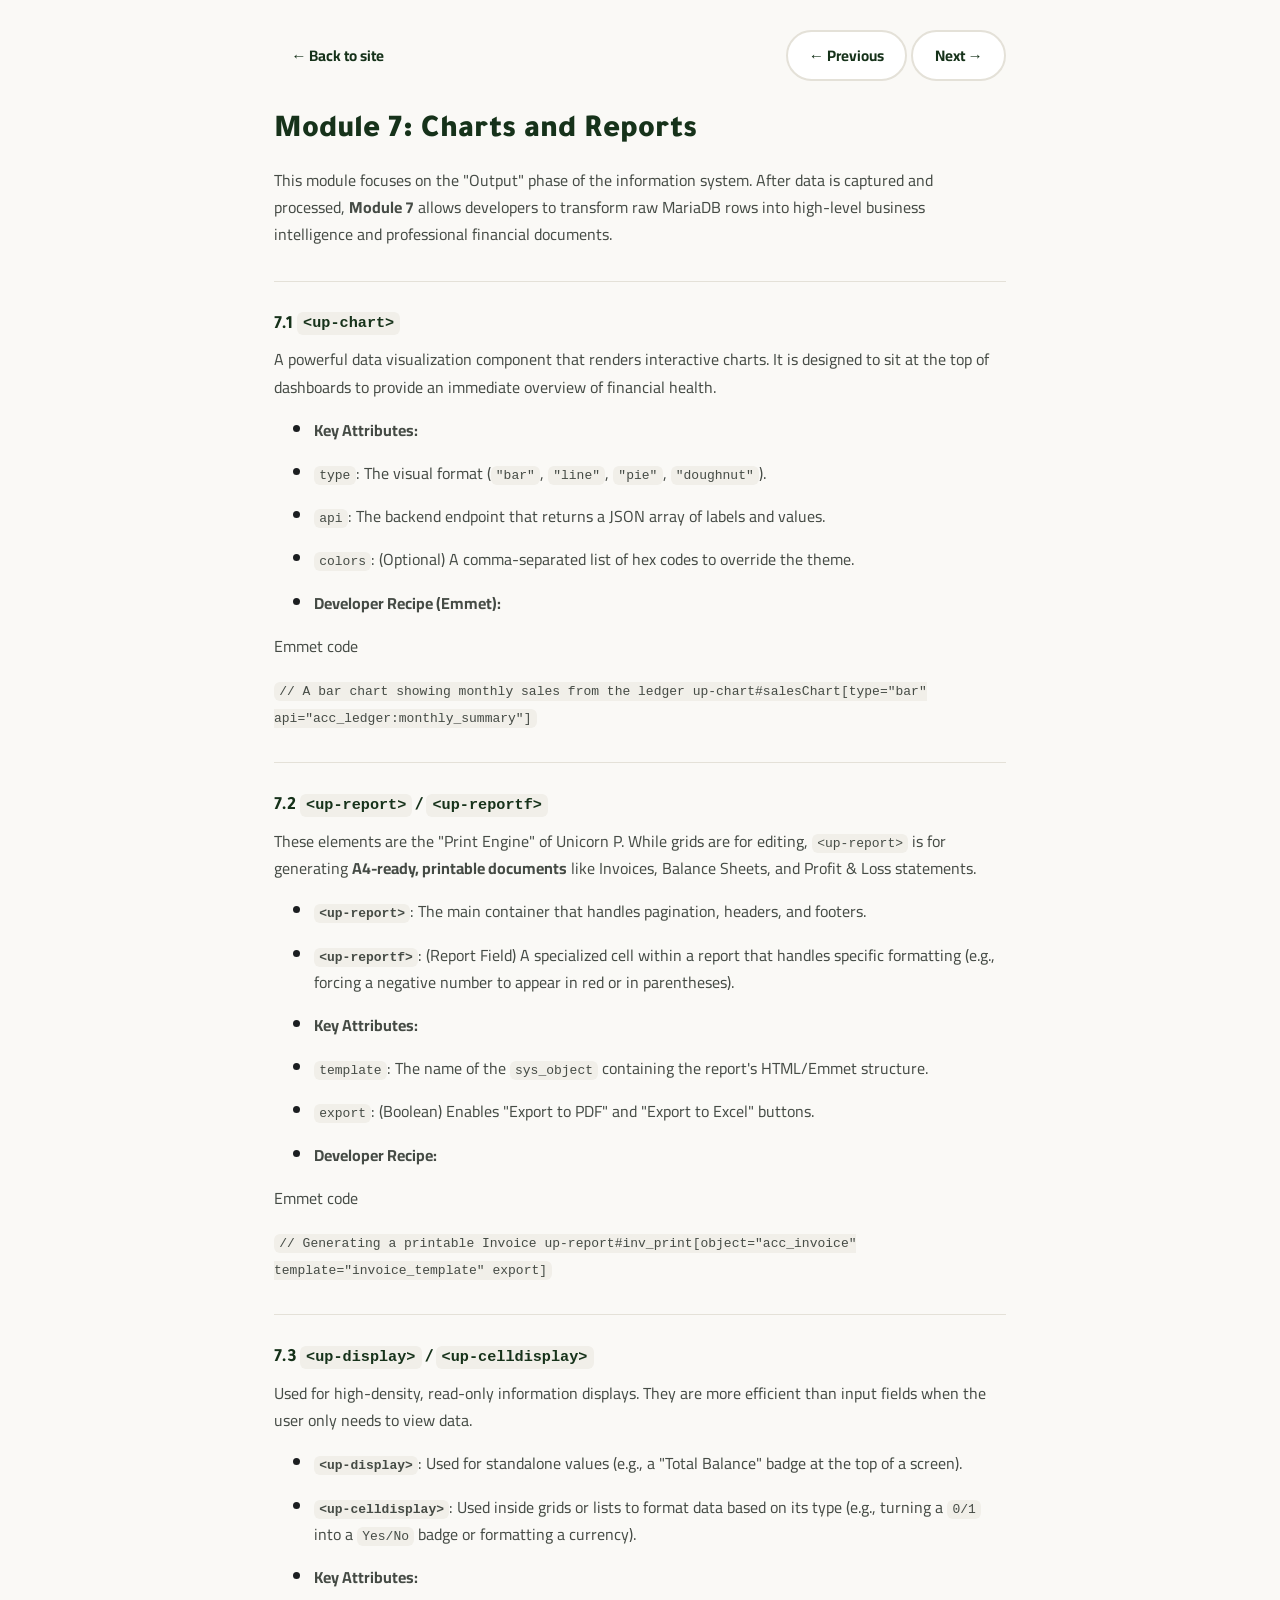
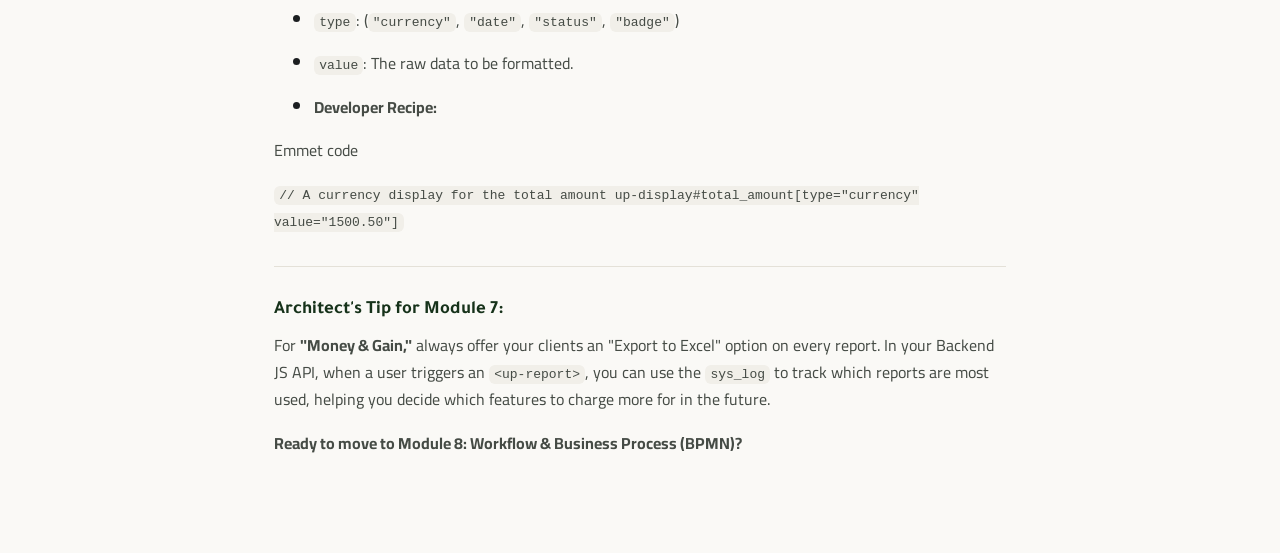
<file: docs/module-7.html>
<!DOCTYPE html>
<html lang="en" dir="ltr">
<head>
<meta charset="UTF-8">
<meta name="viewport" content="width=device-width, initial-scale=1.0">
<title>Module 7: Reporting, Charts &amp; Analytics | Na3Na3 Soft Developer Handbook</title>
<link rel="icon" href="../favicon.ico" sizes="any">
<link rel="preconnect" href="https://fonts.googleapis.com">
<link href="https://fonts.googleapis.com/css2?family=Tajawal:wght@500;700;900&family=Cairo:wght@400;600&display=swap" rel="stylesheet">
<link rel="stylesheet" href="../style.css">
</head>
<body>
<div class="doc-page">
  <div class="doc-page-nav">
    <a href="../index.html#developers" class="btn-ghost">&larr; Back to site</a>
    <div>
      <a href="module-6.html" class="btn-secondary">&larr; Previous</a>
      <a href="module-8.html" class="btn-secondary">Next &rarr;</a>
    </div>
  </div>
  <div class="markdown-body">
<h1>Module 7: Charts and Reports</h1>
<p>This module focuses on the "Output" phase of the information system. After data is captured and processed, <strong>Module 7</strong> allows developers to transform raw MariaDB rows into high-level business intelligence and professional financial documents.</p>
<hr />
<h3><strong>7.1 <code>&lt;up-chart&gt;</code></strong></h3>
<p>A powerful data visualization component that renders interactive charts. It is designed to sit at the top of dashboards to provide an immediate overview of financial health.</p>
<ul>
<li>
<p><strong>Key Attributes:</strong></p>
</li>
<li>
<p><code>type</code>: The visual format (<code>"bar"</code>, <code>"line"</code>, <code>"pie"</code>, <code>"doughnut"</code>).</p>
</li>
<li>
<p><code>api</code>: The backend endpoint that returns a JSON array of labels and values.</p>
</li>
<li>
<p><code>colors</code>: (Optional) A comma-separated list of hex codes to override the theme.</p>
</li>
<li>
<p><strong>Developer Recipe (Emmet):</strong></p>
</li>
</ul>
<p>Emmet code</p>
<p><code>// A bar chart showing monthly sales from the ledger
  up-chart#salesChart[type="bar" api="acc_ledger:monthly_summary"]</code></p>
<hr />
<h3><strong>7.2 <code>&lt;up-report&gt;</code> / <code>&lt;up-reportf&gt;</code></strong></h3>
<p>These elements are the "Print Engine" of Unicorn P. While grids are for editing, <code>&lt;up-report&gt;</code> is for generating <strong>A4-ready, printable documents</strong> like Invoices, Balance Sheets, and Profit &amp; Loss statements.</p>
<ul>
<li>
<p><strong><code>&lt;up-report&gt;</code></strong>: The main container that handles pagination, headers, and footers.</p>
</li>
<li>
<p><strong><code>&lt;up-reportf&gt;</code></strong>: (Report Field) A specialized cell within a report that handles specific formatting (e.g., forcing a negative number to appear in red or in parentheses).</p>
</li>
<li>
<p><strong>Key Attributes:</strong></p>
</li>
<li>
<p><code>template</code>: The name of the <code>sys_object</code> containing the report's HTML/Emmet structure.</p>
</li>
<li>
<p><code>export</code>: (Boolean) Enables "Export to PDF" and "Export to Excel" buttons.</p>
</li>
<li>
<p><strong>Developer Recipe:</strong></p>
</li>
</ul>
<p>Emmet code</p>
<p><code>// Generating a printable Invoice
  up-report#inv_print[object="acc_invoice" template="invoice_template" export]</code></p>
<hr />
<h3><strong>7.3 <code>&lt;up-display&gt;</code> / <code>&lt;up-celldisplay&gt;</code></strong></h3>
<p>Used for high-density, read-only information displays. They are more efficient than input fields when the user only needs to view data.</p>
<ul>
<li>
<p><strong><code>&lt;up-display&gt;</code></strong>: Used for standalone values (e.g., a "Total Balance" badge at the top of a screen).</p>
</li>
<li>
<p><strong><code>&lt;up-celldisplay&gt;</code></strong>: Used inside grids or lists to format data based on its type (e.g., turning a <code>0/1</code> into a <code>Yes/No</code> badge or formatting a currency).</p>
</li>
<li>
<p><strong>Key Attributes:</strong></p>
</li>
<li>
<p><code>type</code>: (<code>"currency"</code>, <code>"date"</code>, <code>"status"</code>, <code>"badge"</code>)</p>
</li>
<li>
<p><code>value</code>: The raw data to be formatted.</p>
</li>
<li>
<p><strong>Developer Recipe:</strong></p>
</li>
</ul>
<p>Emmet code</p>
<p><code>// A currency display for the total amount
  up-display#total_amount[type="currency" value="1500.50"]</code></p>
<hr />
<h3><strong>Architect's Tip for Module 7:</strong></h3>
<p>For <strong>"Money &amp; Gain,"</strong> always offer your clients an "Export to Excel" option on every report. In your Backend JS API, when a user triggers an <code>&lt;up-report&gt;</code>, you can use the <code>sys_log</code> to track which reports are most used, helping you decide which features to charge more for in the future.</p>
<p><strong>Ready to move to Module 8: Workflow &amp; Business Process (BPMN)?</strong></p>
  </div>
</div>
</body>
</html>
</file>
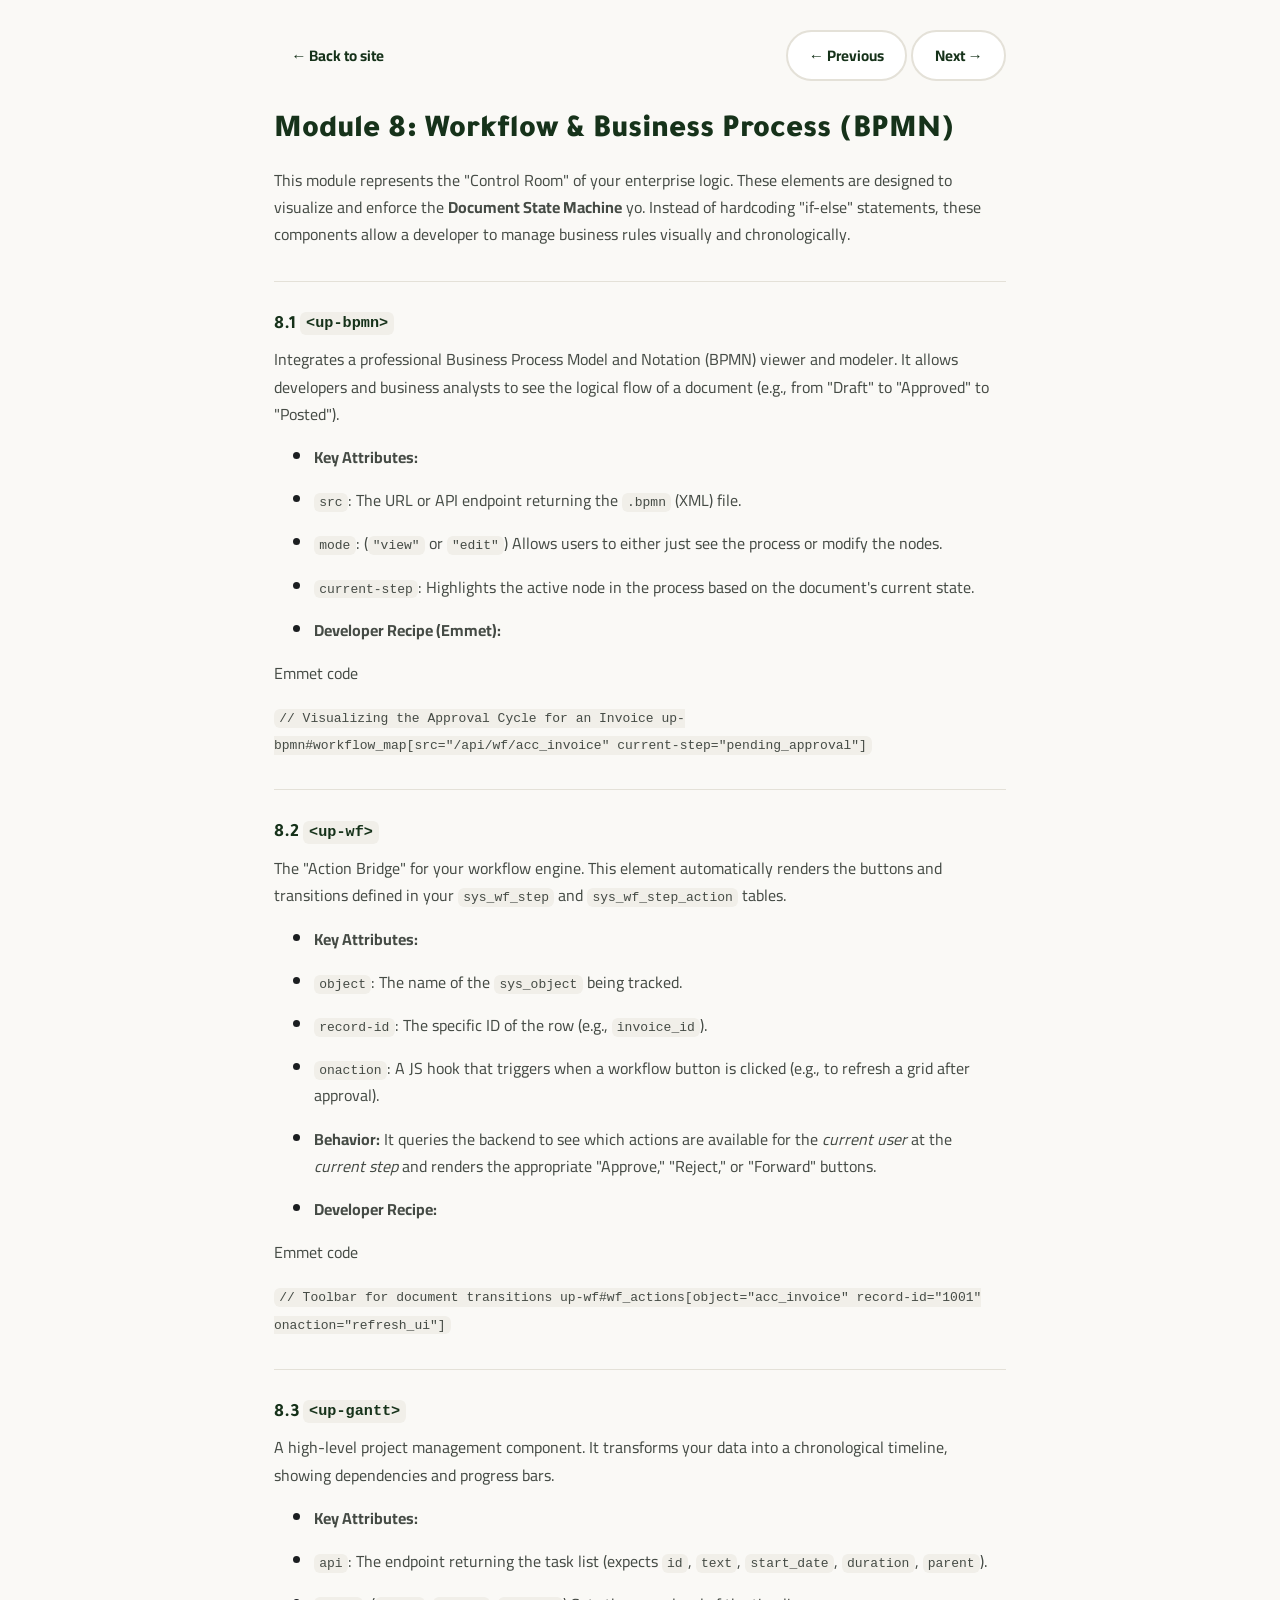
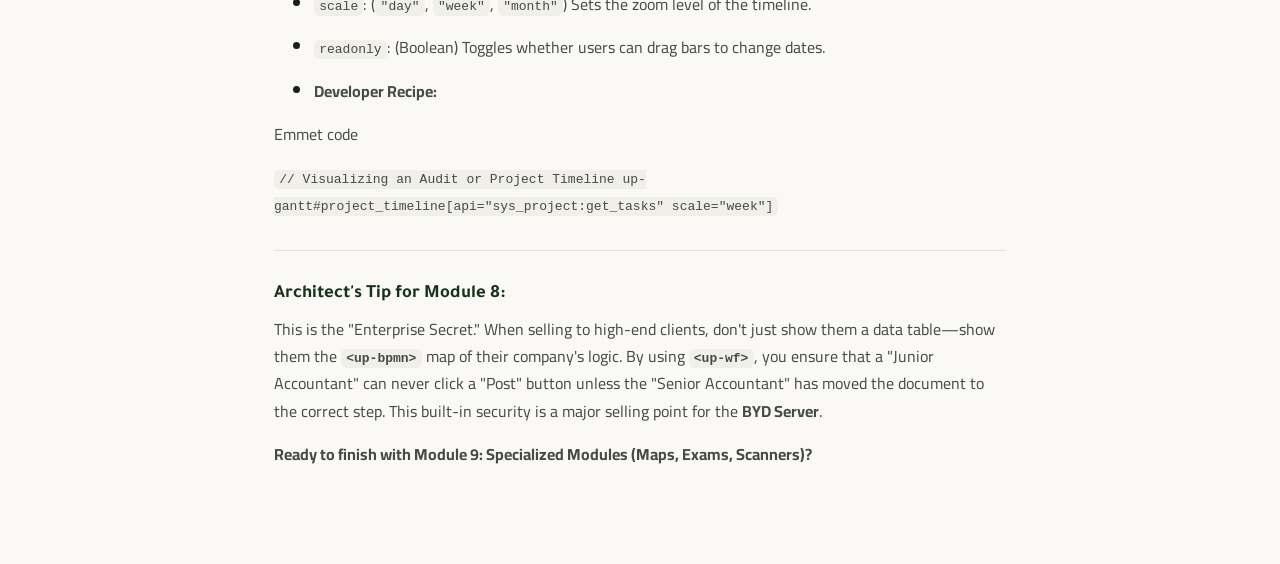
<file: docs/module-8.html>
<!DOCTYPE html>
<html lang="en" dir="ltr">
<head>
<meta charset="UTF-8">
<meta name="viewport" content="width=device-width, initial-scale=1.0">
<title>Module 8: Workflow &amp; Business Process (BPMN) | Na3Na3 Soft Developer Handbook</title>
<link rel="icon" href="../favicon.ico" sizes="any">
<link rel="preconnect" href="https://fonts.googleapis.com">
<link href="https://fonts.googleapis.com/css2?family=Tajawal:wght@500;700;900&family=Cairo:wght@400;600&display=swap" rel="stylesheet">
<link rel="stylesheet" href="../style.css">
</head>
<body>
<div class="doc-page">
  <div class="doc-page-nav">
    <a href="../index.html#developers" class="btn-ghost">&larr; Back to site</a>
    <div>
      <a href="module-7.html" class="btn-secondary">&larr; Previous</a>
      <a href="module-9.html" class="btn-secondary">Next &rarr;</a>
    </div>
  </div>
  <div class="markdown-body">
<h1>Module 8: Workflow &amp; Business Process (BPMN)</h1>
<p>This module represents the "Control Room" of your enterprise logic. These elements are designed to visualize and enforce the <strong>Document State Machine</strong> yo. Instead of hardcoding "if-else" statements, these components allow a developer to manage business rules visually and chronologically.</p>
<hr />
<h3><strong>8.1 <code>&lt;up-bpmn&gt;</code></strong></h3>
<p>Integrates a professional Business Process Model and Notation (BPMN) viewer and modeler. It allows developers and business analysts to see the logical flow of a document (e.g., from "Draft" to "Approved" to "Posted").</p>
<ul>
<li>
<p><strong>Key Attributes:</strong></p>
</li>
<li>
<p><code>src</code>: The URL or API endpoint returning the <code>.bpmn</code> (XML) file.</p>
</li>
<li>
<p><code>mode</code>: (<code>"view"</code> or <code>"edit"</code>) Allows users to either just see the process or modify the nodes.</p>
</li>
<li>
<p><code>current-step</code>: Highlights the active node in the process based on the document's current state.</p>
</li>
<li>
<p><strong>Developer Recipe (Emmet):</strong></p>
</li>
</ul>
<p>Emmet code</p>
<p><code>// Visualizing the Approval Cycle for an Invoice
  up-bpmn#workflow_map[src="/api/wf/acc_invoice" current-step="pending_approval"]</code></p>
<hr />
<h3><strong>8.2 <code>&lt;up-wf&gt;</code></strong></h3>
<p>The "Action Bridge" for your workflow engine. This element automatically renders the buttons and transitions defined in your <code>sys_wf_step</code> and <code>sys_wf_step_action</code> tables.</p>
<ul>
<li>
<p><strong>Key Attributes:</strong></p>
</li>
<li>
<p><code>object</code>: The name of the <code>sys_object</code> being tracked.</p>
</li>
<li>
<p><code>record-id</code>: The specific ID of the row (e.g., <code>invoice_id</code>).</p>
</li>
<li>
<p><code>onaction</code>: A JS hook that triggers when a workflow button is clicked (e.g., to refresh a grid after approval).</p>
</li>
<li>
<p><strong>Behavior:</strong> It queries the backend to see which actions are available for the <em>current user</em> at the <em>current step</em> and renders the appropriate "Approve," "Reject," or "Forward" buttons.</p>
</li>
<li>
<p><strong>Developer Recipe:</strong></p>
</li>
</ul>
<p>Emmet code</p>
<p><code>// Toolbar for document transitions
  up-wf#wf_actions[object="acc_invoice" record-id="1001" onaction="refresh_ui"]</code></p>
<hr />
<h3><strong>8.3 <code>&lt;up-gantt&gt;</code></strong></h3>
<p>A high-level project management component. It transforms your data into a chronological timeline, showing dependencies and progress bars.</p>
<ul>
<li>
<p><strong>Key Attributes:</strong></p>
</li>
<li>
<p><code>api</code>: The endpoint returning the task list (expects <code>id</code>, <code>text</code>, <code>start_date</code>, <code>duration</code>, <code>parent</code>).</p>
</li>
<li>
<p><code>scale</code>: (<code>"day"</code>, <code>"week"</code>, <code>"month"</code>) Sets the zoom level of the timeline.</p>
</li>
<li>
<p><code>readonly</code>: (Boolean) Toggles whether users can drag bars to change dates.</p>
</li>
<li>
<p><strong>Developer Recipe:</strong></p>
</li>
</ul>
<p>Emmet code</p>
<p><code>// Visualizing an Audit or Project Timeline
  up-gantt#project_timeline[api="sys_project:get_tasks" scale="week"]</code></p>
<hr />
<h3><strong>Architect's Tip for Module 8:</strong></h3>
<p>This is the "Enterprise Secret." When selling to high-end clients, don't just show them a data table—show them the <strong><code>&lt;up-bpmn&gt;</code></strong> map of their company's logic. By using <strong><code>&lt;up-wf&gt;</code></strong>, you ensure that a "Junior Accountant" can never click a "Post" button unless the "Senior Accountant" has moved the document to the correct step. This built-in security is a major selling point for the <strong>BYD Server</strong>.</p>
<p><strong>Ready to finish with Module 9: Specialized Modules (Maps, Exams, Scanners)?</strong></p>
  </div>
</div>
</body>
</html>
</file>
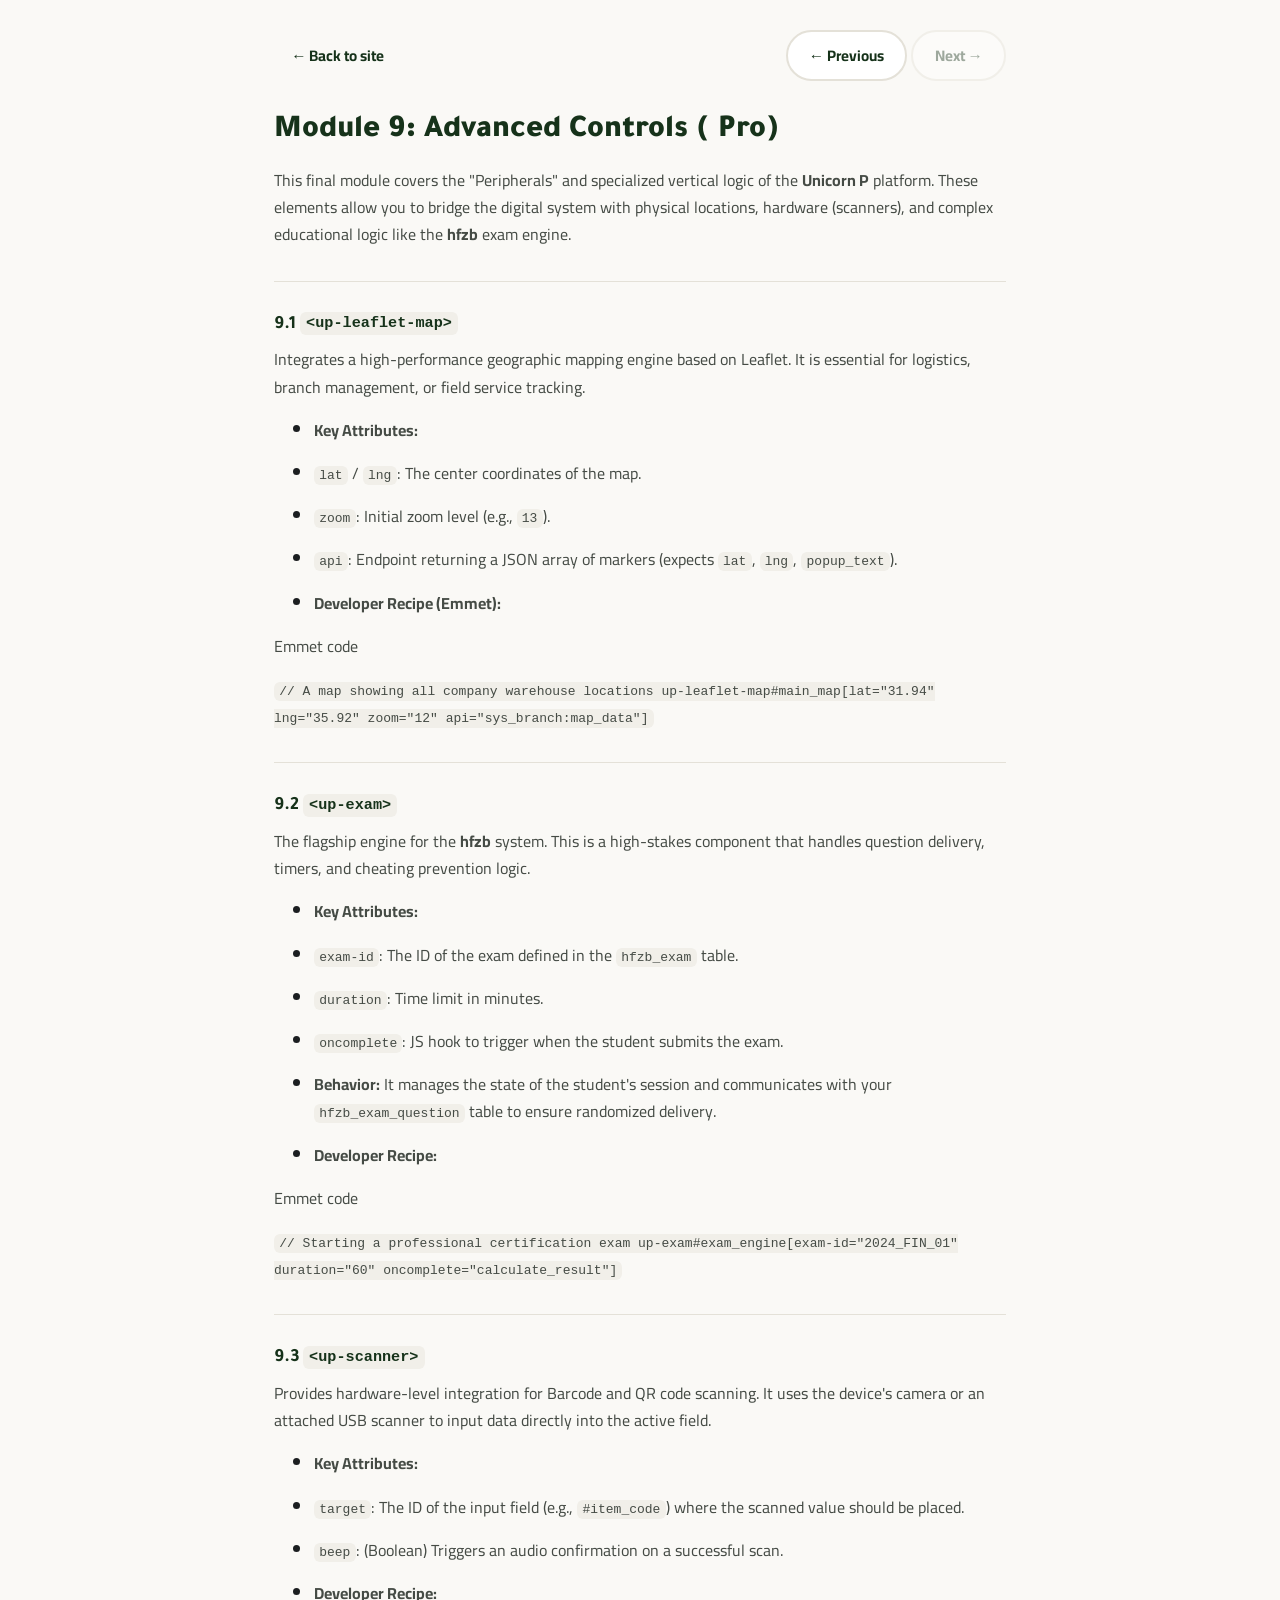
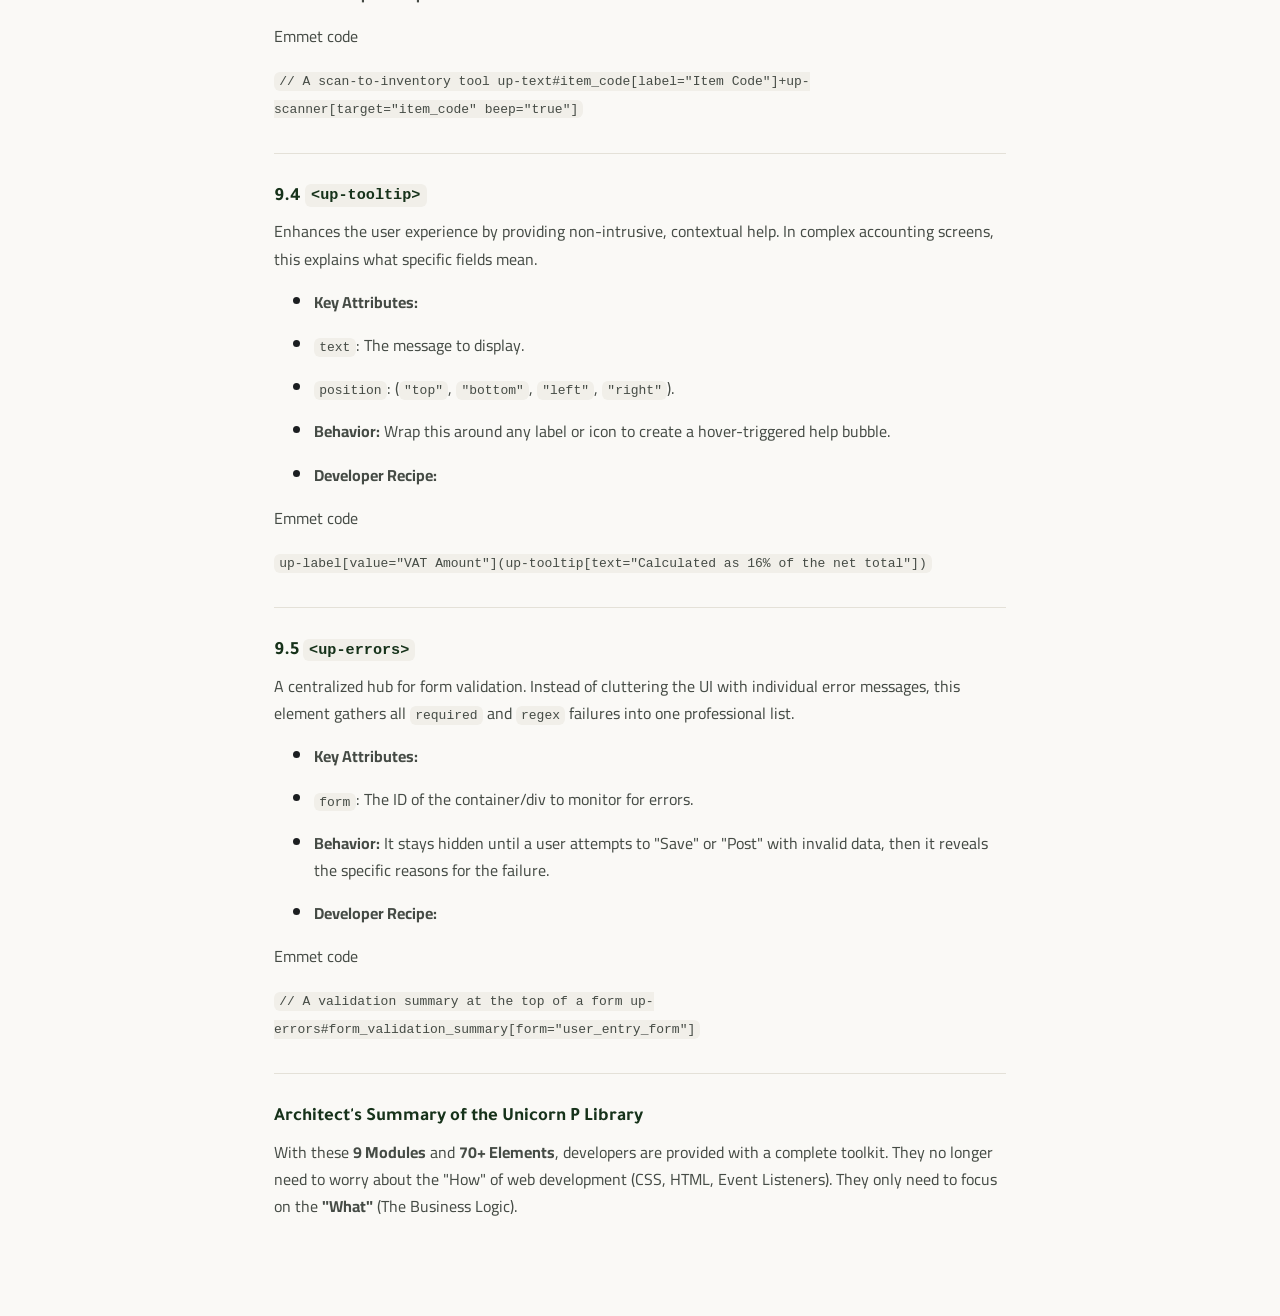
<file: docs/module-9.html>
<!DOCTYPE html>
<html lang="en" dir="ltr">
<head>
<meta charset="UTF-8">
<meta name="viewport" content="width=device-width, initial-scale=1.0">
<title>Module 9: Specialized Modules | Na3Na3 Soft Developer Handbook</title>
<link rel="icon" href="../favicon.ico" sizes="any">
<link rel="preconnect" href="https://fonts.googleapis.com">
<link href="https://fonts.googleapis.com/css2?family=Tajawal:wght@500;700;900&family=Cairo:wght@400;600&display=swap" rel="stylesheet">
<link rel="stylesheet" href="../style.css">
</head>
<body>
<div class="doc-page">
  <div class="doc-page-nav">
    <a href="../index.html#developers" class="btn-ghost">&larr; Back to site</a>
    <div>
      <a href="module-8.html" class="btn-secondary">&larr; Previous</a>
      <span class="btn-secondary disabled">Next &rarr;</span>
    </div>
  </div>
  <div class="markdown-body">
<h1>Module 9: Advanced Controls ( Pro)</h1>
<p>This final module covers the "Peripherals" and specialized vertical logic of the <strong>Unicorn P</strong> platform. These elements allow you to bridge the digital system with physical locations, hardware (scanners), and complex educational logic like the <strong>hfzb</strong> exam engine.</p>
<hr />
<h3><strong>9.1 <code>&lt;up-leaflet-map&gt;</code></strong></h3>
<p>Integrates a high-performance geographic mapping engine based on Leaflet. It is essential for logistics, branch management, or field service tracking.</p>
<ul>
<li>
<p><strong>Key Attributes:</strong></p>
</li>
<li>
<p><code>lat</code> / <code>lng</code>: The center coordinates of the map.</p>
</li>
<li>
<p><code>zoom</code>: Initial zoom level (e.g., <code>13</code>).</p>
</li>
<li>
<p><code>api</code>: Endpoint returning a JSON array of markers (expects <code>lat</code>, <code>lng</code>, <code>popup_text</code>).</p>
</li>
<li>
<p><strong>Developer Recipe (Emmet):</strong></p>
</li>
</ul>
<p>Emmet code</p>
<p><code>// A map showing all company warehouse locations
  up-leaflet-map#main_map[lat="31.94" lng="35.92" zoom="12" api="sys_branch:map_data"]</code></p>
<hr />
<h3><strong>9.2 <code>&lt;up-exam&gt;</code></strong></h3>
<p>The flagship engine for the <strong>hfzb</strong> system. This is a high-stakes component that handles question delivery, timers, and cheating prevention logic.</p>
<ul>
<li>
<p><strong>Key Attributes:</strong></p>
</li>
<li>
<p><code>exam-id</code>: The ID of the exam defined in the <code>hfzb_exam</code> table.</p>
</li>
<li>
<p><code>duration</code>: Time limit in minutes.</p>
</li>
<li>
<p><code>oncomplete</code>: JS hook to trigger when the student submits the exam.</p>
</li>
<li>
<p><strong>Behavior:</strong> It manages the state of the student's session and communicates with your <code>hfzb_exam_question</code> table to ensure randomized delivery.</p>
</li>
<li>
<p><strong>Developer Recipe:</strong></p>
</li>
</ul>
<p>Emmet code</p>
<p><code>// Starting a professional certification exam
  up-exam#exam_engine[exam-id="2024_FIN_01" duration="60" oncomplete="calculate_result"]</code></p>
<hr />
<h3><strong>9.3 <code>&lt;up-scanner&gt;</code></strong></h3>
<p>Provides hardware-level integration for Barcode and QR code scanning. It uses the device's camera or an attached USB scanner to input data directly into the active field.</p>
<ul>
<li>
<p><strong>Key Attributes:</strong></p>
</li>
<li>
<p><code>target</code>: The ID of the input field (e.g., <code>#item_code</code>) where the scanned value should be placed.</p>
</li>
<li>
<p><code>beep</code>: (Boolean) Triggers an audio confirmation on a successful scan.</p>
</li>
<li>
<p><strong>Developer Recipe:</strong></p>
</li>
</ul>
<p>Emmet code</p>
<p><code>// A scan-to-inventory tool
  up-text#item_code[label="Item Code"]+up-scanner[target="item_code" beep="true"]</code></p>
<hr />
<h3><strong>9.4 <code>&lt;up-tooltip&gt;</code></strong></h3>
<p>Enhances the user experience by providing non-intrusive, contextual help. In complex accounting screens, this explains what specific fields mean.</p>
<ul>
<li>
<p><strong>Key Attributes:</strong></p>
</li>
<li>
<p><code>text</code>: The message to display.</p>
</li>
<li>
<p><code>position</code>: (<code>"top"</code>, <code>"bottom"</code>, <code>"left"</code>, <code>"right"</code>).</p>
</li>
<li>
<p><strong>Behavior:</strong> Wrap this around any label or icon to create a hover-triggered help bubble.</p>
</li>
<li>
<p><strong>Developer Recipe:</strong></p>
</li>
</ul>
<p>Emmet code</p>
<p><code>up-label[value="VAT Amount"](up-tooltip[text="Calculated as 16% of the net total"])</code></p>
<hr />
<h3><strong>9.5 <code>&lt;up-errors&gt;</code></strong></h3>
<p>A centralized hub for form validation. Instead of cluttering the UI with individual error messages, this element gathers all <code>required</code> and <code>regex</code> failures into one professional list.</p>
<ul>
<li>
<p><strong>Key Attributes:</strong></p>
</li>
<li>
<p><code>form</code>: The ID of the container/div to monitor for errors.</p>
</li>
<li>
<p><strong>Behavior:</strong> It stays hidden until a user attempts to "Save" or "Post" with invalid data, then it reveals the specific reasons for the failure.</p>
</li>
<li>
<p><strong>Developer Recipe:</strong></p>
</li>
</ul>
<p>Emmet code</p>
<p><code>// A validation summary at the top of a form
  up-errors#form_validation_summary[form="user_entry_form"]</code></p>
<hr />
<h3><strong>Architect's Summary of the Unicorn P Library</strong></h3>
<p>With these <strong>9 Modules</strong> and <strong>70+ Elements</strong>, developers are provided with a complete toolkit. They no longer need to worry about the "How" of web development (CSS, HTML, Event Listeners). They only need to focus on the <strong>"What"</strong> (The Business Logic).</p>
  </div>
</div>
</body>
</html>
</file>
<file: style.css>
:root {
  --green-dark: #16321a;
  --green: #1c4520;
  --green-mid: #2f7a3d;
  --green-soft: #eaf3ea;
  --gold: #b98f22;
  --gold-soft: #f2e6c2;
  --charcoal: #23282b;
  --ink: #1b1e20;
  --paper: #faf9f6;
  --paper-alt: #f1efe9;
  --line: #e4e1d8;
  --white: #ffffff;
  --radius: 18px;
  --shadow: 0 10px 30px -12px rgba(22, 50, 26, 0.18);
  --font-head: 'Tajawal', 'Cairo', sans-serif;
  --font-body: 'Cairo', 'Tajawal', sans-serif;
}

* { box-sizing: border-box; }

html { scroll-behavior: smooth; }

body {
  margin: 0;
  background: var(--paper);
  color: var(--ink);
  font-family: var(--font-body);
  line-height: 1.7;
  -webkit-font-smoothing: antialiased;
}

h1, h2, h3, h4 {
  font-family: var(--font-head);
  font-weight: 900;
  line-height: 1.25;
  margin: 0 0 0.5em;
  color: var(--green-dark);
}

p { margin: 0 0 1em; color: #454b45; }

a { color: var(--green-mid); text-decoration: none; }

img { max-width: 100%; display: block; }

.container {
  max-width: 1180px;
  margin: 0 auto;
  padding: 0 24px;
}

/* language toggling */
html[data-lang="ar"] [data-en] { display: none; }
html[data-lang="en"] [data-ar] { display: none; }
html[dir="ltr"] { direction: ltr; }

.accent-text { color: var(--gold); }

/* buttons */
.btn-primary, .btn-secondary, .btn-ghost {
  display: inline-flex;
  align-items: center;
  gap: 0.5em;
  padding: 0.7em 1.4em;
  border-radius: 999px;
  font-weight: 700;
  font-size: 0.95rem;
  border: 2px solid transparent;
  cursor: pointer;
  transition: transform 0.15s ease, box-shadow 0.15s ease, background 0.15s ease;
  white-space: nowrap;
}
.btn-primary {
  background: linear-gradient(135deg, var(--green) 0%, var(--green-mid) 100%);
  color: var(--white);
}
.btn-primary:hover { transform: translateY(-2px); box-shadow: var(--shadow); }
.btn-secondary {
  background: var(--white);
  color: var(--green-dark);
  border-color: var(--line);
}
.btn-secondary:hover { border-color: var(--green-mid); }
.btn-ghost {
  background: transparent;
  color: var(--green-dark);
  border-color: transparent;
  padding: 0.6em 1em;
}
.btn-ghost:hover { background: var(--green-soft); }
.btn-primary.lg, .btn-secondary.lg { padding: 0.9em 1.8em; font-size: 1.05rem; }

/* nav */
.navbar {
  position: sticky;
  top: 0;
  z-index: 50;
  background: rgba(250, 249, 246, 0.85);
  backdrop-filter: blur(10px);
  border-bottom: 1px solid var(--line);
}
.nav-inner {
  display: flex;
  align-items: center;
  gap: 24px;
  padding-block: 14px;
}
.brand { display: flex; align-items: center; gap: 10px; }
.brand-mark { width: 34px; height: 34px; }
.brand-word {
  font-family: var(--font-head);
  font-weight: 900;
  font-size: 1.2rem;
  color: var(--green-dark);
}
.brand-word small { font-weight: 700; color: var(--charcoal); font-size: 0.65em; }
.nav-links {
  display: flex;
  gap: 4px;
  margin-inline-start: auto;
}
.nav-links a {
  color: var(--ink);
  font-weight: 600;
  font-size: 0.95rem;
  padding: 0.5em 0.9em;
  border-radius: 999px;
}
.nav-links a:hover { background: var(--green-soft); color: var(--green-dark); }
.nav-cta { display: flex; align-items: center; gap: 10px; }
.nav-toggle { display: none; flex-direction: column; gap: 5px; background: none; border: none; cursor: pointer; padding: 8px; }
.nav-toggle span { width: 22px; height: 2px; background: var(--ink); border-radius: 2px; }
.nav-whatsapp-mobile { display: none; margin-top: 10px; align-self: flex-start; }

/* hero */
.hero { padding: 70px 0 40px; overflow: hidden; }
.hero-grid {
  display: grid;
  grid-template-columns: 1.2fr 0.8fr;
  gap: 40px;
  align-items: center;
}
.eyebrow {
  display: inline-block;
  background: var(--gold-soft);
  color: #7a5c12;
  font-weight: 700;
  font-size: 0.85rem;
  padding: 0.4em 1em;
  border-radius: 999px;
  margin-bottom: 1em;
}
.hero-copy h1 { font-size: clamp(2rem, 4vw, 3.1rem); }
.hero-copy h1 em { font-style: normal; color: var(--green-mid); }
.lede { font-size: 1.2rem; color: var(--charcoal); }
.lede-sub { color: #63695f; }
.hero-actions { display: flex; flex-wrap: wrap; gap: 14px; margin-top: 1.6em; }
.hero-visual { display: flex; justify-content: center; }
.hero-leaf {
  width: min(320px, 70vw);
  filter: drop-shadow(0 25px 40px rgba(28, 69, 32, 0.25));
  animation: float 6s ease-in-out infinite;
}
@keyframes float {
  0%, 100% { transform: translateY(0) rotate(0deg); }
  50% { transform: translateY(-14px) rotate(3deg); }
}

/* badges */
.badges { padding: 20px 0 60px; }
.badges-grid {
  display: grid;
  grid-template-columns: repeat(4, 1fr);
  gap: 16px;
}
.badge-item {
  background: var(--white);
  border: 1px solid var(--line);
  border-radius: var(--radius);
  padding: 20px;
  text-align: center;
}
.badge-item strong { display: block; font-family: var(--font-head); font-size: 1.15rem; color: var(--green-dark); margin-bottom: 0.3em; }
.badge-item span { font-size: 0.88rem; color: #6b7166; }

/* section header */
.section-header { text-align: center; max-width: 640px; margin: 0 auto 40px; }
.section-header h2 { font-size: clamp(1.6rem, 3vw, 2.2rem); }
.section-header p { color: #6b7166; font-size: 1.05rem; }

section { padding: 70px 0; }
.vision { background: var(--paper-alt); }
.vision-body { max-width: 780px; margin: 0 auto; font-size: 1.08rem; color: var(--charcoal); }

/* feature grid */
.feature-grid {
  display: grid;
  grid-template-columns: repeat(3, 1fr);
  gap: 20px;
}
.feature-card {
  background: var(--white);
  border: 1px solid var(--line);
  border-radius: var(--radius);
  padding: 26px;
  transition: transform 0.2s ease, box-shadow 0.2s ease;
}
.feature-card:hover { transform: translateY(-4px); box-shadow: var(--shadow); }
.card-icon { font-size: 1.8rem; margin-bottom: 0.4em; }
.feature-card h3 { font-size: 1.1rem; margin-bottom: 0.4em; }
.feature-card p { font-size: 0.95rem; margin: 0; }

/* products */
.product-spotlight {
  display: grid;
  grid-template-columns: 1fr 1fr;
  gap: 40px;
  align-items: center;
  background: var(--white);
  border: 1px solid var(--line);
  border-radius: 24px;
  padding: 40px;
  margin-bottom: 30px;
}
.product-copy .badge {
  display: inline-block;
  background: var(--green-soft);
  color: var(--green-dark);
  font-size: 0.8rem;
  font-weight: 700;
  padding: 0.35em 0.9em;
  border-radius: 999px;
  margin-bottom: 0.8em;
}
.product-copy h3 { font-size: 1.6rem; }
.product-shot img { border-radius: 14px; border: 1px solid var(--line); box-shadow: var(--shadow); }

.brand-trio {
  display: flex;
  justify-content: center;
  align-items: flex-start;
  gap: 40px;
  flex-wrap: wrap;
  margin-bottom: 40px;
}
.brand-trio-item {
  display: flex;
  flex-direction: column;
  align-items: center;
  gap: 10px;
  width: 300px;
}
.brand-trio-item img {
  width: 300px;
  height: 300px;
  object-fit: contain;
  border-radius: 18px;
}
.brand-trio-item span { font-weight: 700; color: var(--green-dark); font-size: 0.95rem; }

.flow-container { display: flex; align-items: center; gap: 8px; margin: 1.4em 0; flex-wrap: wrap; }
.flow-container .node {
  background: var(--paper-alt);
  border: 1px solid var(--line);
  border-radius: 10px;
  padding: 0.6em 1em;
  font-size: 0.85rem;
  font-weight: 600;
  color: var(--charcoal);
}
.flow-container .node.gold { background: var(--gold-soft); color: #7a5c12; border-color: var(--gold); }
.flow-container .line { flex: 1; min-width: 20px; height: 2px; background: linear-gradient(90deg, var(--green-mid), var(--gold)); }

.products-more {
  display: grid;
  grid-template-columns: repeat(3, 1fr);
  gap: 20px;
}
.product-mini {
  border: 1px dashed var(--line);
  border-radius: var(--radius);
  padding: 22px;
}
.product-mini .mini-icon { width: 40px; height: 40px; object-fit: contain; margin-bottom: 0.6em; border-radius: 8px; }
.product-mini h4 { margin-bottom: 0.3em; font-size: 1.05rem; }
.product-mini p { font-size: 0.92rem; margin: 0; }
.product-mini.soon { opacity: 0.7; }
.mini-tag { display: inline-block; font-size: 0.7rem; font-weight: 700; color: var(--green-mid); background: var(--green-soft); border-radius: 999px; padding: 0.2em 0.7em; margin-inline-start: 0.4em; vertical-align: middle; }

/* developers */
.developers { background: var(--paper-alt); }
.docs-grid {
  display: grid;
  grid-template-columns: repeat(3, 1fr);
  gap: 12px;
}
.doc-link {
  background: var(--white);
  border: 1px solid var(--line);
  border-radius: 12px;
  padding: 14px 18px;
  font-weight: 600;
  color: var(--green-dark);
  font-size: 0.95rem;
}
.doc-link:hover { border-color: var(--green-mid); background: var(--green-soft); }

/* standalone module doc pages (docs/module-*.html) */
.doc-page { max-width: 780px; margin: 0 auto; padding: 30px 24px 80px; }
.doc-page-nav { display: flex; justify-content: space-between; align-items: center; margin-bottom: 30px; flex-wrap: wrap; gap: 10px; }
.doc-page-nav .disabled { opacity: 0.4; pointer-events: none; }
.markdown-body { direction: ltr; text-align: left; }
.markdown-body :is(h1, h2, h3) { color: var(--green-dark); }
.markdown-body code { background: var(--paper-alt); padding: 0.15em 0.4em; border-radius: 6px; }
.markdown-body pre { background: var(--paper-alt); padding: 14px 18px; border-radius: 12px; overflow-x: auto; }
.markdown-body pre code { background: none; padding: 0; }
.markdown-body hr { border: none; border-top: 1px solid var(--line); margin: 2em 0; }

/* footer */
.site-footer { background: var(--charcoal); color: #cfd3cd; padding-top: 60px; }
.footer-grid {
  display: grid;
  grid-template-columns: 1.4fr 1fr 1fr;
  gap: 30px;
  padding-bottom: 40px;
  border-bottom: 1px solid rgba(255,255,255,0.1);
}
.footer-brand .brand-mark { width: 40px; height: 40px; margin-bottom: 10px; }
.footer-brand .brand-word { color: var(--white); font-size: 1.2rem; display: block; margin-bottom: 6px; }
.footer-brand p { color: #a4a99f; margin: 0; }
.footer-links h4 { color: var(--white); font-size: 0.95rem; margin-bottom: 0.8em; }
.footer-links a { display: block; color: #cfd3cd; margin-bottom: 0.6em; font-size: 0.92rem; }
.footer-links a:hover { color: var(--gold); }
.footer-bottom { text-align: center; padding: 20px 0; font-size: 0.85rem; color: #9aa096; }

/* reveal animation */
.reveal { opacity: 0; transform: translateY(24px); transition: opacity 0.6s ease, transform 0.6s ease; }
.reveal.in-view { opacity: 1; transform: translateY(0); }

/* responsive */
@media (max-width: 900px) {
  .hero-grid { grid-template-columns: 1fr; }
  .hero-visual { order: -1; }
  .badges-grid { grid-template-columns: repeat(2, 1fr); }
  .feature-grid { grid-template-columns: repeat(2, 1fr); }
  .product-spotlight { grid-template-columns: 1fr; padding: 26px; }
  .products-more { grid-template-columns: 1fr; }
  .docs-grid { grid-template-columns: 1fr 1fr; }
  .footer-grid { grid-template-columns: 1fr; }
}

@media (max-width: 680px) {
  .nav-links { position: absolute; top: 100%; inset-inline: 0; background: var(--paper); flex-direction: column; padding: 10px 24px 20px; border-bottom: 1px solid var(--line); display: none; }
  .nav-links.open { display: flex; }
  .nav-toggle { display: flex; }
  .nav-whatsapp-mobile { display: inline-flex; }
  .nav-cta .btn-primary { display: none; }
  .badges-grid { grid-template-columns: 1fr; }
  .feature-grid { grid-template-columns: 1fr; }
  .docs-grid { grid-template-columns: 1fr; }
}
</file>
